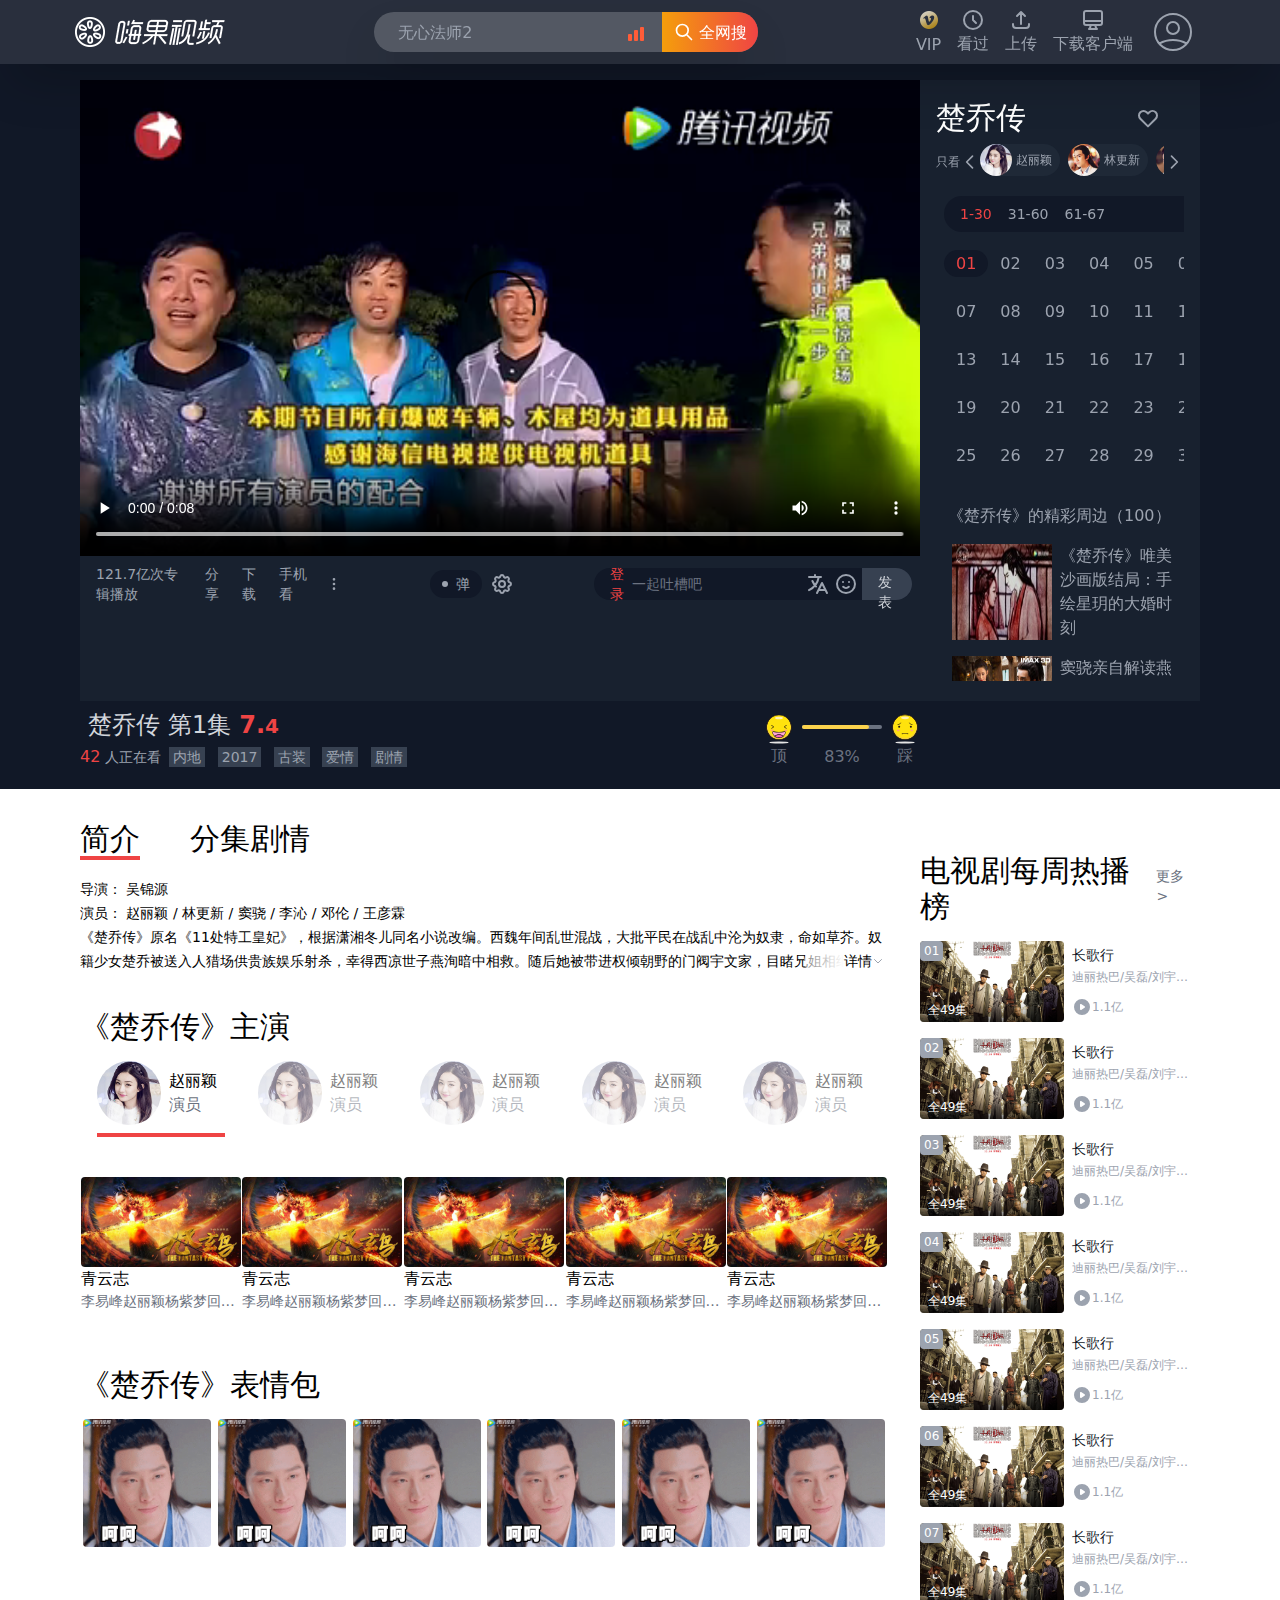
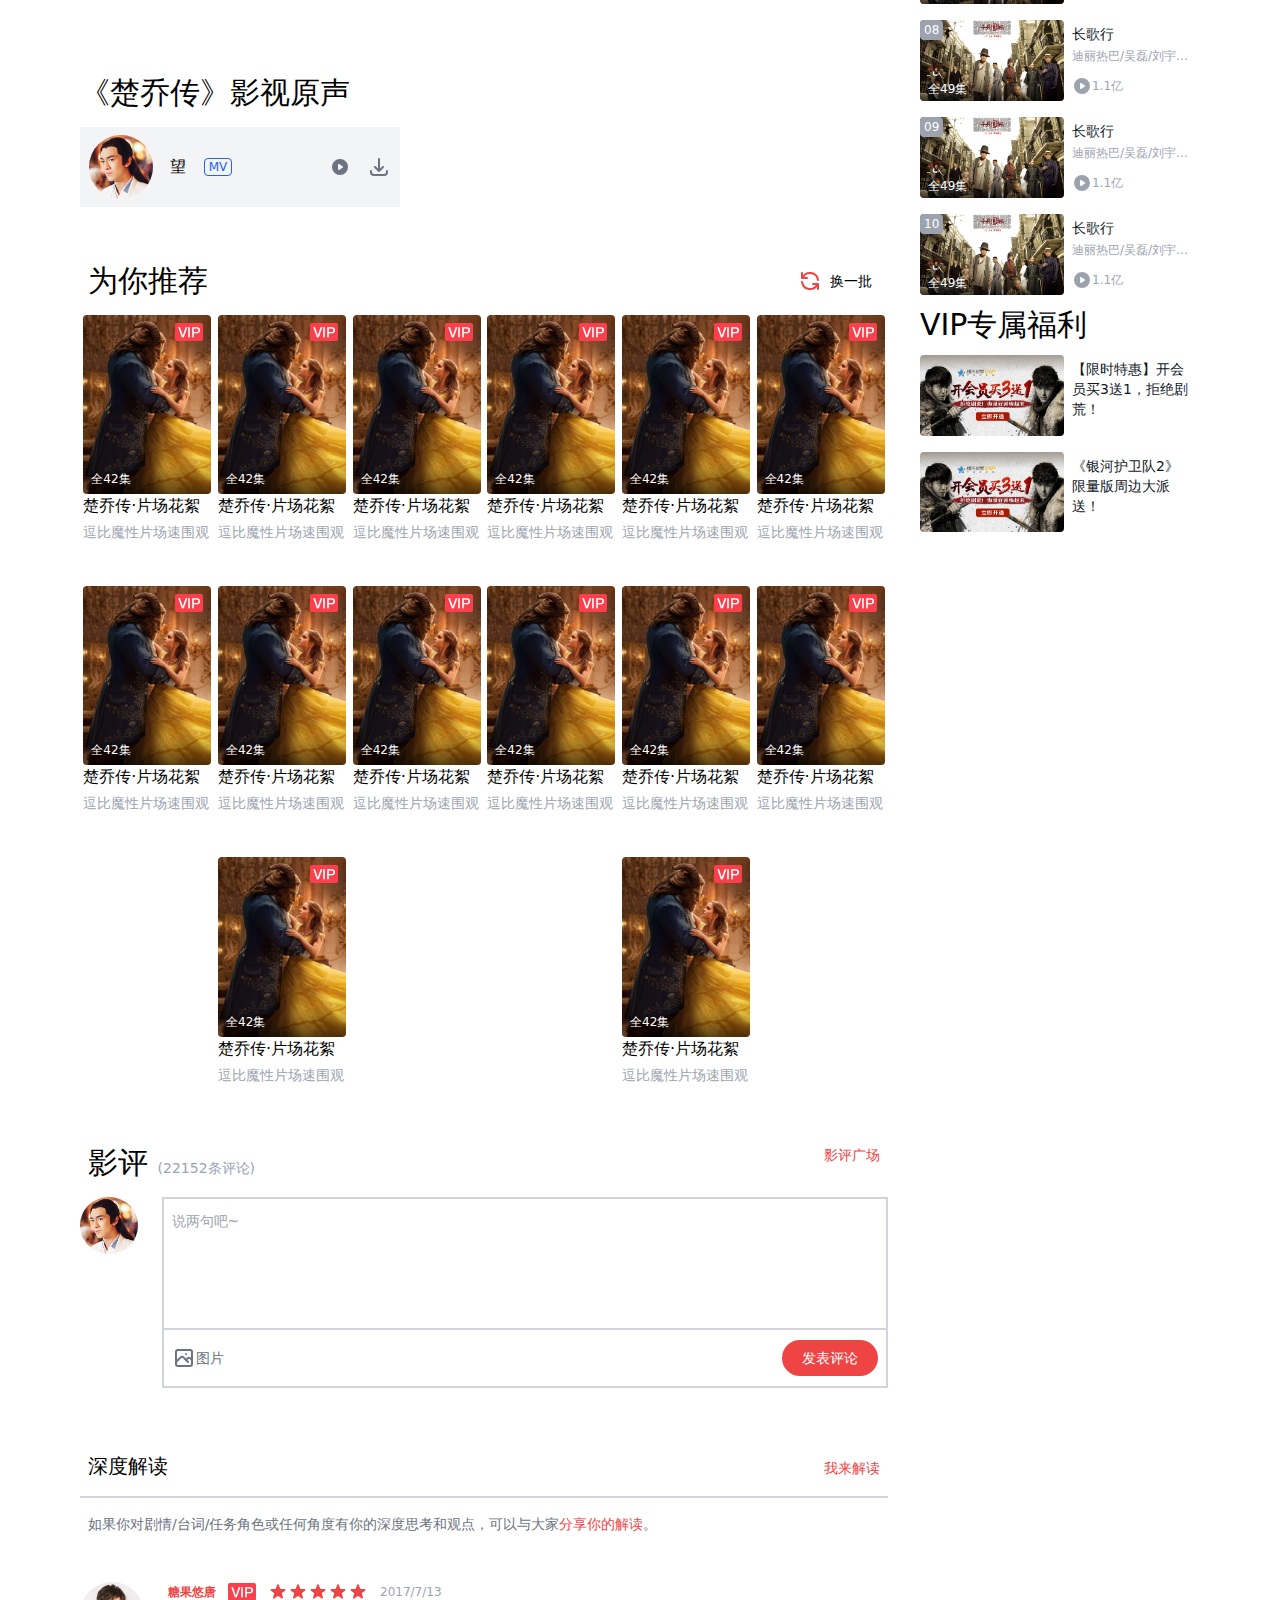
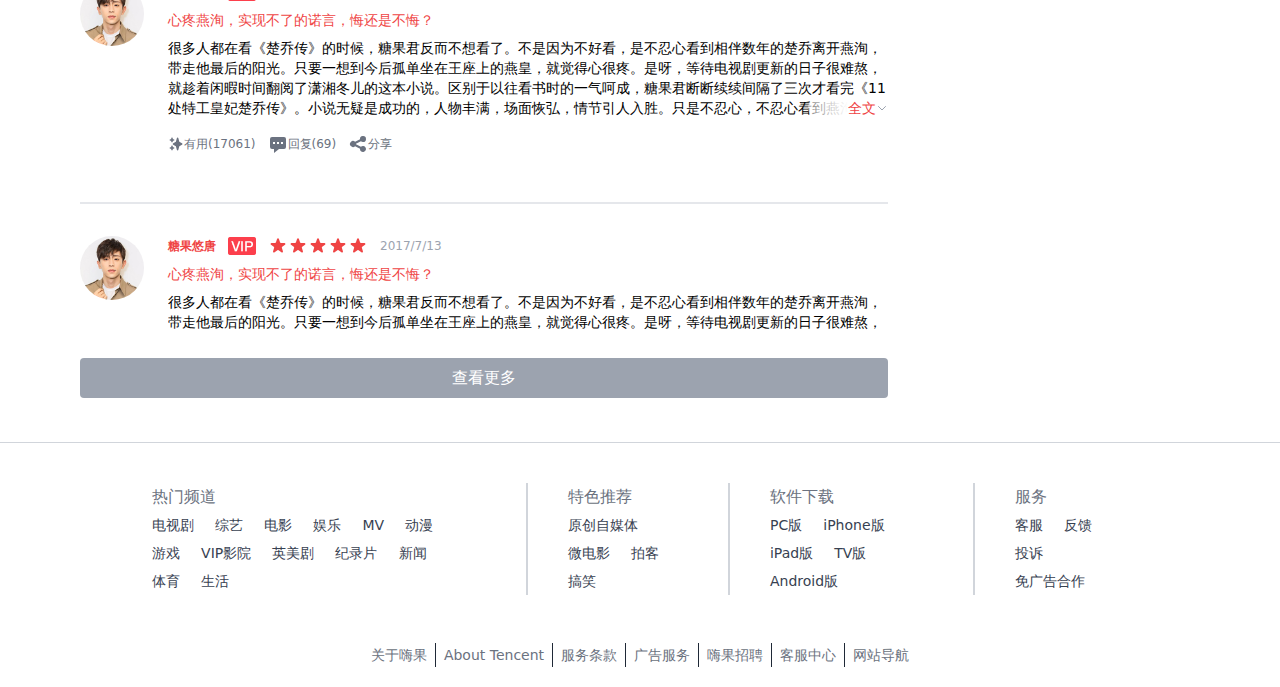
<file: playDetails.html>
<!DOCTYPE html>
<html lang="en">
  <head>
    <meta charset="UTF-8" />
    <meta http-equiv="X-UA-Compatible" content="IE=edge" />
    <meta name="viewport" content="width=device-width, initial-scale=1.0" />
    <link rel="stylesheet" href="./tailwind.css" />
    <link rel="stylesheet" href="./header.css" />
    <link rel="stylesheet" href="./footer.css" />
    <title>播放</title>
  </head>
  <body>
    <header class="absolute top-0 z-50 flex items-center justify-around w-full h-16 bg-white shadow-2xl bg-opacity-10">
    <!-- logo -->
    <div class="flex-shrink-0">
      <a href=""><img src="logo-白.png" alt="" /></a>
    </div>
    <!-- 搜索 -->
    <div
      class="flex-shrink-0 h-10 text-white bg-white rounded-full shadow-2xl w-96 bg-opacity-20"
    >
      <form class="relative h-full ml-6" action="">
        <input
          id="header__search"
          type="text"
          placeholder="无心法师2"
          autocomplete="off"
          class="h-full bg-transparent focus:outline-none"
        />
        <button
          class="absolute right-0 w-24 h-full rounded-r-full bg-gradient-to-r from-yellow-500 to-red-500 hover:opacity-90 focus:outline-none"
        >
          <svg
            xmlns="http://www.w3.org/2000/svg"
            class="inline w-5 h-5"
            fill="none"
            viewBox="0 0 24 24"
            stroke="currentColor"
          >
            <path
              stroke-linecap="round"
              stroke-linejoin="round"
              stroke-width="2"
              d="M21 21l-6-6m2-5a7 7 0 11-14 0 7 7 0 0114 0z"
            />
          </svg>
          <span class="align-middle">全网搜</span>
        </button>
        <a href="" class="absolute top-3 right-28 textOrange"
          ><svg
            xmlns="http://www.w3.org/2000/svg"
            class="w-5 h-5"
            viewBox="0 0 20 20"
            fill="currentColor"
          >
            <path
              d="M2 11a1 1 0 011-1h2a1 1 0 011 1v5a1 1 0 01-1 1H3a1 1 0 01-1-1v-5zM8 7a1 1 0 011-1h2a1 1 0 011 1v9a1 1 0 01-1 1H9a1 1 0 01-1-1V7zM14 4a1 1 0 011-1h2a1 1 0 011 1v12a1 1 0 01-1 1h-2a1 1 0 01-1-1V4z"
            /></svg
        ></a>
      </form>
      <!-- 热门搜索 -->
      <div class="hidden px-4 py-4 mx-4 text-gray-900 bg-white rounded shadow-2xl " id="header__searchList">
          <div class="flex justify-between">
              <span class="text-gray-500">热门搜索</span>
              <a class="text-xs text-gray-500" href="">更多热搜</a>
          </div>
          <!-- 列表 -->
          <ul>
              <li>
                  <a href="" class="flex items-center py-1 rounded hover:bg-gray-200">
                      <div class="inline-block w-6 h-6 text-xs font-bold leading-6 text-center text-white bg-red-600 rounded">
                          1
                      </div>
                      <span class="inline-block w-4/5 ml-2 truncate">双世宠妃</span>
                  </a>
              </li>
              <li>
                  <a href="" class="flex items-center py-1 rounded hover:bg-gray-200">
                      <div class="inline-block w-6 h-6 text-xs font-bold leading-6 text-center text-white rounded bgOrange">
                          2
                      </div>
                      <span class="inline-block w-4/5 ml-2 truncate">战狼2</span>
                  </a>
              </li>
              <li>
                  <a href="" class="flex items-center py-1 rounded hover:bg-gray-200">
                      <div class="inline-block w-6 h-6 text-xs font-bold leading-6 text-center text-white bg-yellow-400 rounded">
                          3
                      </div>
                      <span class="inline-block w-4/5 ml-2 truncate">无心法师2</span>
                  </a>
              </li>
              <li>
                  <a href="" class="flex items-center py-1 rounded hover:bg-gray-200">
                      <div class="inline-block w-6 h-6 text-xs font-bold leading-6 text-center text-white bg-gray-500 rounded">
                          4
                      </div>
                      <span class="inline-block w-4/5 ml-2 truncate">浪花一朵朵</span>
                  </a>
              </li>
              <li>
                  <a href="" class="flex items-center py-1 rounded hover:bg-gray-200">
                      <div class="inline-block w-6 h-6 text-xs font-bold leading-6 text-center text-white bg-gray-500 rounded">
                          5
                      </div>
                      <span class="inline-block w-4/5 ml-2 truncate">我们相爱吧之爱有天意</span>
                  </a>
              </li>
              <li>
                  <a href="" class="flex items-center py-1 rounded hover:bg-gray-200">
                      <div class="inline-block w-6 h-6 text-xs font-bold leading-6 text-center text-white bg-gray-500 rounded">
                          6
                      </div>
                      <span class="inline-block w-4/5 ml-2 truncate">鬼吹灯之黄皮子坟</span>
                  </a>
              </li>
              <li>
                  <a href="" class="flex items-center py-1 rounded hover:bg-gray-200">
                      <div class="inline-block w-6 h-6 text-xs font-bold leading-6 text-center text-white bg-gray-500 rounded">
                          7
                      </div>
                      <span class="inline-block w-4/5 ml-2 truncate">《无心法师》第一季饭制花絮时代asdsadasd</span>
                  </a>
              </li>
              <li>
                  <a href="" class="flex items-center py-1 rounded hover:bg-gray-200">
                      <div class="inline-block w-6 h-6 text-xs font-bold leading-6 text-center text-white bg-gray-500 rounded">
                          8
                      </div>
                      <span class="inline-block w-4/5 ml-2 truncate">我的前半生</span>
                  </a>
              </li>
              <li>
                  <a3 href="" class="flex items-center py-1 rounded hover:bg-gray-200">
                      <div class="inline-block w-6 h-6 text-xs font-bold leading-6 text-center text-white bg-gray-500 rounded">
                          9
                      </div>
                      <span class="inline-block w-4/5 ml-2 truncate">极限挑战 第三季</span>
                  </a3 </li>
              <li>
                  <a href="" class="flex items-center py-1 rounded hover:bg-gray-200">
                      <div class="inline-block w-6 h-6 text-xs font-bold leading-6 text-center text-white bg-gray-500 rounded">
                          10
                      </div>
                      <span class="inline-block w-4/5 ml-2 truncate">王者荣耀百里守约</span>
                  </a>
              </li>
          </ul>
      </div>
      <!-- 详细搜索 -->
      <div
        class="hidden px-2 py-4 mx-4 text-gray-900 bg-white rounded shadow-2xl"
        id="header__detailList"
      >
        <ul class="text-sm">
          <li
            class="flex flex-col px-2 py-3 rounded hover:bg-gray-200 header__search__li"
          >
            <a href="">
              <p>我的前半生<span class="ml-2 text-gray-400">电视剧</span></p>
            </a>
            <div class="hidden">
              <a class="w-1/2" href=""
                ><img class="rounded" src="guludao.jpg" alt=""
              /></a>
              <div class="ml-2 text-gray-400">
                <p>全42集</p>
                <span class="inline-block w-40 truncate"
                  >主演：靳东 马伊琍 袁泉asdasdasdasd</span
                >
                <button
                  class="px-3 py-1 text-white rounded bgOrange hover:bg-red-500"
                >
                  立即播放
                </button>
              </div>
            </div>
          </li>
          <li
            class="flex flex-col px-2 py-3 rounded hover:bg-gray-200 header__search__li"
          >
            <a href="">
              <p>
                我的前半生花絮<span class="ml-2 text-gray-400">电视剧</span>
              </p>
            </a>
            <div class="hidden">
              <a class="w-1/2" href=""
                ><img class="rounded" src="cehua4.jpg" alt=""
              /></a>
              <div class="ml-2 text-gray-400">
                <p>全42集</p>
                <span class="inline-block w-40 truncate"
                  >主演：靳东 马伊琍 袁泉asdasdasdasd</span
                >
                <button
                  class="px-3 py-1 text-white rounded bgOrange hover:bg-red-500"
                >
                  立即播放
                </button>
              </div>
            </div>
          </li>
          <li
            class="flex flex-col px-2 py-3 rounded hover:bg-gray-200 header__search__li"
          >
            <a href="">
              <p>
                我的前半生金句集锦<span class="ml-2 text-gray-400"
                  >电视剧</span
                >
              </p>
            </a>
            <div class="hidden">
              <a class="w-1/2" href=""
                ><img class="rounded" src="history1.jpg" alt=""
              /></a>
              <div class="ml-2 text-gray-400">
                <p>全42集</p>
                <span class="inline-block w-40 truncate"
                  >主演：靳东 马伊琍 袁泉asdasdasdasd</span
                >
                <button
                  class="px-3 py-1 text-white rounded bgOrange hover:bg-red-500"
                >
                  立即播放
                </button>
              </div>
            </div>
          </li>
          <li
            class="flex flex-col px-2 py-3 rounded hover:bg-gray-200 header__search__li"
          >
            <a href="">
              <p>
                我的前半生靳东cut<span class="ml-2 text-gray-400"
                  >电视剧</span
                >
              </p>
            </a>
            <div class="hidden">
              <a class="w-1/2" href=""
                ><img class="rounded" src="hot_bo.jpg" alt=""
              /></a>
              <div class="ml-2 text-gray-400">
                <p>全42集</p>
                <span class="inline-block w-40 truncate"
                  >主演：靳东 马伊琍 袁泉asdasdasdasd</span
                >
                <button
                  class="px-3 py-1 text-white rounded bgOrange hover:bg-red-500"
                >
                  立即播放
                </button>
              </div>
            </div>
          </li>
          <li class="flex flex-col px-2 py-3 rounded hover:bg-gray-200">
            <a href="">
              <p>我的前半生（2）<span class="ml-2 text-gray-400"></span></p>
            </a>
          </li>
          <li class="flex flex-col px-2 py-3 rounded hover:bg-gray-200">
            <a href="">
              <p>
                我的前半生资讯合辑<span class="ml-2 text-gray-400"></span>
              </p>
            </a>
          </li>
          <li class="flex flex-col px-2 py-3 rounded hover:bg-gray-200">
            <a href="">
              <p>我的前半生（1）<span class="ml-2 text-gray-400"></span></p>
            </a>
          </li>
          <li class="flex flex-col px-2 py-3 rounded hover:bg-gray-200">
            <a href="">
              <p>我的前半生后半生<span class="ml-2 text-gray-400"></span></p>
            </a>
          </li>
          <li class="flex flex-col px-2 py-3 rounded hover:bg-gray-200">
            <a href="">
              <p>
                《我的前半生》凌玲面对金星<span
                  class="ml-2 text-gray-400"
                ></span>
              </p>
            </a>
          </li>
          <li class="flex flex-col px-2 py-3 rounded hover:bg-gray-200">
            <a href="">
              <p>我的前半生发布会<span class="ml-2 text-gray-400"></span></p>
            </a>
          </li>
        </ul>
      </div>
    </div>
    <!-- 快捷入口 -->
    <div class="flex items-center flex-shrink-0 text-gray-400">
      <!-- VIP -->
      <div class="px-2">
        <a class="flex flex-col items-center group" href=""
          ><img
            class="my-1 opacity-80 group-hover:opacity-100"
            src="vip_head.png"
            alt=""
          />
          <span class="group-hover:text-white">VIP</span></a
        >
      </div>
      <!-- 看过 -->
      <div class="relative px-2">
        <a
          href=""
          class="flex flex-col items-center hover:text-white header__menu"
          ><svg
            xmlns="http://www.w3.org/2000/svg"
            class="w-6 h-6"
            fill="none"
            viewBox="0 0 24 24"
            stroke="currentColor"
          >
            <path
              stroke-linecap="round"
              stroke-linejoin="round"
              stroke-width="2"
              d="M12 8v4l3 3m6-3a9 9 0 11-18 0 9 9 0 0118 0z"
            /></svg
          ><span>看过</span></a
        >
        <!-- 隐藏菜单 -->
        <div
          class="absolute hidden px-2 py-4 text-sm bg-white border-t-4 border-yellow-500 rounded shadow header__menu__hovered w-96 top-14 -left-32"
        >
          <svg
            xmlns="http://www.w3.org/2000/svg"
            class="absolute w-6 h-6 text-yellow-500 header__arrow left-36"
            fill="white"
            viewBox="0 0 24 24"
            stroke="currentColor"
          >
            <path
              stroke-linecap="round"
              stroke-linejoin="round"
              stroke-width="2"
              d="M5 15l7-7 7 7"
            />
          </svg>

          <svg
            xmlns="http://www.w3.org/2000/svg"
            class="w-32 h-32 mx-auto"
            fill="none"
            viewBox="0 0 24 24"
            stroke="currentColor"
          >
            <path
              stroke-linecap="round"
              stroke-linejoin="round"
              stroke-width="1"
              d="M12 8v4l3 3m6-3a9 9 0 11-18 0 9 9 0 0118 0z"
            />
          </svg>
          <p class="ml-24">你暂时还没有观看记录呦~</p>
          <button
            class="block w-32 px-2 py-2 mx-auto mt-5 text-white rounded-full bg-gradient-to-r from-yellow-500 to-red-500 hover:opacity-90"
          >
            <span>开始追个剧吧</span>
          </button>
        </div>
      </div>
      <!-- 上传 -->
      <div class="px-2">
        <a href="" class="flex flex-col items-center hover:text-white"
          ><svg
            xmlns="http://www.w3.org/2000/svg"
            class="w-6 h-6"
            fill="none"
            viewBox="0 0 24 24"
            stroke="currentColor"
          >
            <path
              stroke-linecap="round"
              stroke-linejoin="round"
              stroke-width="2"
              d="M4 16v1a3 3 0 003 3h10a3 3 0 003-3v-1m-4-8l-4-4m0 0L8 8m4-4v12"
            /></svg
          ><span>上传</span></a
        >
      </div>
      <!-- 下载客户端 -->
      <div class="relative px-2">
        <a
          href=""
          class="flex flex-col items-center hover:text-white header__menu"
          ><svg
            xmlns="http://www.w3.org/2000/svg"
            class="w-6 h-6"
            fill="none"
            viewBox="0 0 24 24"
            stroke="currentColor"
          >
            <path
              stroke-linecap="round"
              stroke-linejoin="round"
              stroke-width="2"
              d="M9.75 17L9 20l-1 1h8l-1-1-.75-3M3 13h18M5 17h14a2 2 0 002-2V5a2 2 0 00-2-2H5a2 2 0 00-2 2v10a2 2 0 002 2z"
            /></svg
          ><span>下载客户端</span></a
        >
        <!-- 隐藏菜单 -->
        <div
          class="absolute hidden px-6 py-4 text-sm bg-white border-t-4 border-yellow-500 rounded shadow header__menu__hovered top-14 -left-24"
        >
          <svg
            xmlns="http://www.w3.org/2000/svg"
            class="absolute w-6 h-6 text-yellow-500 header__arrow left-32"
            fill="white"
            viewBox="0 0 24 24"
            stroke="currentColor"
          >
            <path
              stroke-linecap="round"
              stroke-linejoin="round"
              stroke-width="2"
              d="M5 15l7-7 7 7"
            />
          </svg>
          <div class="flex flex-col items-center">
            <ul class="text-gray-700">
              <li class="py-2">
                <img
                  src="VIP.png"
                  class="inline-block"
                  alt=""
                />
                <a class="hover:text-red-400" href="">连续签到5天送VIP</a>
              </li>
              <li class="py-2">
                <img
                  src="icon-闪电.png"
                  class="inline-block"
                  alt=""
                />
                <a class="hover:text-red-400" href="">三倍流畅播放</a>
              </li>
              <li class="py-2">
                <img
                  src="icon-弹出.png"
                  class="inline-block"
                  alt=""
                />
                <a class="hover:text-red-400" href="">1080P蓝光画质</a>
              </li>
              <li class="py-2">
                <img
                  src="新剧.png"
                  class="inline-block"
                  alt=""
                />
                <a class="hover:text-red-400" href="">新剧提前看</a>
              </li>
            </ul>
            <button
              class="block px-8 py-2 text-white rounded-full bg-gradient-to-r from-yellow-500 to-red-500 hover:opacity-90"
            >
              <span>立即体验</span>
            </button>
          </div>
        </div>
      </div>
      <!-- 用户 -->
      <div class="relative px-2">
        <a
          href=""
          class="flex flex-col items-center hover:text-white header__menu"
          ><svg
            xmlns="http://www.w3.org/2000/svg"
            class="w-12 h-12"
            fill="none"
            viewBox="0 0 24 24"
            stroke="currentColor"
          >
            <path
              stroke-linecap="round"
              stroke-linejoin="round"
              stroke-width="1"
              d="M5.121 17.804A13.937 13.937 0 0112 16c2.5 0 4.847.655 6.879 1.804M15 10a3 3 0 11-6 0 3 3 0 016 0zm6 2a9 9 0 11-18 0 9 9 0 0118 0z"
            /></svg
        ></a>
        <!-- 隐藏菜单 -->
        <div
          class="absolute hidden text-sm text-gray-700 bg-white border-t-4 border-yellow-500 rounded shadow header__menu__hovered w-96 top-14 -left-80"
        >
          <svg
            xmlns="http://www.w3.org/2000/svg"
            class="absolute w-6 h-6 text-yellow-500 header__arrow right-5"
            fill="white"
            viewBox="0 0 24 24"
            stroke="currentColor"
          >
            <path
              stroke-linecap="round"
              stroke-linejoin="round"
              stroke-width="2"
              d="M5 15l7-7 7 7"
            />
          </svg>
          <div class="px-2 py-2 header__menu__user__bg">
            <p>登陆之后可以</p>
            <div class="flex justify-between mt-8">
              <span>开通VIP/超级影视VIP看大片</span>
              <button
                class="py-1 text-white bg-yellow-600 rounded-full hover:bg-yellow-500 px-7"
              >
                <span>开通</span>
              </button>
            </div>
          </div>
          <div class="flex justify-around py-4">
            <a href="" class="flex flex-col items-center group">
              <img src="币.png" alt="" />
              <span class="group-hover:text-red-400">V币好礼</span>
            </a>
            <a href="" class="flex flex-col items-center group">
              <img src="观看记录.png" alt="" />
              <span class="group-hover:text-red-400">云同步观看记录</span>
            </a>
            <a href="" class="flex flex-col items-center group">
              <img src="抽奖.png" alt="" />
              <span class="group-hover:text-red-400">免费抽奖</span>
            </a>
            <a href="" class="flex flex-col items-center group">
              <img src="客户端.png" alt="" />
              <span class="group-hover:text-red-400">用客户端看送VIP</span>
            </a>
          </div>
          <div class="flex justify-center pb-10">
            <button
              class="px-12 py-2 mt-5 text-white rounded-full bg-gradient-to-r from-yellow-500 to-red-500 hover:opacity-90"
            >
              <span>立即登录</span>
            </button>
          </div>
        </div>
      </div>
    </div>
    </header>
    <!-- 深色背景 -->
    <div class="bg-gray-900">
      <!-- 容器 -->
      <div class="container px-20 pt-20 pb-2 mx-auto">
        <!-- 浅色背景 -->
        <div class="flex justify-between bg-gray-800 bg-opacity-50">
          <!-- 浅色背景左部分 -->
          <div class="w-9/12">
            <video class="w-full" controls>
              <source src="video_1.mp4" type="video/mp4" />
            </video>
            <!-- 视频下方弹幕部分 -->
            <div
              class="flex items-center w-full px-2 py-2 text-sm text-gray-400"
            >
              <span class="px-2">121.7亿次专辑播放</span>
              <div class="px-2 cursor-pointer hover:text-red-500">分享</div>
              <div class="px-2 cursor-pointer hover:text-red-500">下载</div>
              <div class="px-2 cursor-pointer hover:text-red-500">手机看</div>
              <div class="px-2 cursor-pointer hover:text-red-500">
                <svg
                  xmlns="http://www.w3.org/2000/svg"
                  class="w-4 h-4"
                  fill="none"
                  viewBox="0 0 24 24"
                  stroke="currentColor"
                >
                  <path
                    stroke-linecap="round"
                    stroke-linejoin="round"
                    stroke-width="2"
                    d="M12 5v.01M12 12v.01M12 19v.01M12 6a1 1 0 110-2 1 1 0 010 2zm0 7a1 1 0 110-2 1 1 0 010 2zm0 7a1 1 0 110-2 1 1 0 010 2z"
                  />
                </svg>
              </div>

              <!-- 弹幕按钮 -->
              <button
                class="flex items-center justify-center px-3 py-1 ml-20 bg-gray-900 rounded-full focus:outline-none"
                id="danmu__btn"
              >
                <div class="h-1.5 w-1.5 rounded-full bg-gray-400"></div>
                <span class="pl-2">弹</span>
              </button>
              <!-- 弹幕设置 -->
              <button
                class="ml-2 cursor-pointer hover:text-red-500 focus:outline-none"
              >
                <svg
                  xmlns="http://www.w3.org/2000/svg"
                  class="w-6 h-6"
                  fill="none"
                  viewBox="0 0 24 24"
                  stroke="currentColor"
                >
                  <path
                    stroke-linecap="round"
                    stroke-linejoin="round"
                    stroke-width="2"
                    d="M10.325 4.317c.426-1.756 2.924-1.756 3.35 0a1.724 1.724 0 002.573 1.066c1.543-.94 3.31.826 2.37 2.37a1.724 1.724 0 001.065 2.572c1.756.426 1.756 2.924 0 3.35a1.724 1.724 0 00-1.066 2.573c.94 1.543-.826 3.31-2.37 2.37a1.724 1.724 0 00-2.572 1.065c-.426 1.756-2.924 1.756-3.35 0a1.724 1.724 0 00-2.573-1.066c-1.543.94-3.31-.826-2.37-2.37a1.724 1.724 0 00-1.065-2.572c-1.756-.426-1.756-2.924 0-3.35a1.724 1.724 0 001.066-2.573c-.94-1.543.826-3.31 2.37-2.37.996.608 2.296.07 2.572-1.065z"
                  />
                  <path
                    stroke-linecap="round"
                    stroke-linejoin="round"
                    stroke-width="2"
                    d="M15 12a3 3 0 11-6 0 3 3 0 016 0z"
                  />
                </svg>
              </button>
              <!-- 发送弹幕 -->
              <form
                action=""
                class="flex items-center justify-between flex-grow h-8 pl-2 ml-20 bg-gray-900 rounded-full"
              >
                <!-- 登录 -->
                <a href="" class="px-2 text-red-500">登录</a>
                <!-- 输入弹幕 -->
                <input
                  class="flex-grow placeholder-gray-500 bg-transparent focus:outline-none"
                  type="text"
                  placeholder="一起吐槽吧"
                />
                <!-- 文字设置 -->
                <a href="" class="hover:text-red-500"
                  ><svg
                    xmlns="http://www.w3.org/2000/svg"
                    class="w-6 h-6"
                    fill="none"
                    viewBox="0 0 24 24"
                    stroke="currentColor"
                  >
                    <path
                      stroke-linecap="round"
                      stroke-linejoin="round"
                      stroke-width="2"
                      d="M3 5h12M9 3v2m1.048 9.5A18.022 18.022 0 016.412 9m6.088 9h7M11 21l5-10 5 10M12.751 5C11.783 10.77 8.07 15.61 3 18.129"
                    /></svg
                ></a>
                <!-- 表情 -->
                <a href="" class="px-1 hover:text-red-500"
                  ><svg
                    xmlns="http://www.w3.org/2000/svg"
                    class="w-6 h-6"
                    fill="none"
                    viewBox="0 0 24 24"
                    stroke="currentColor"
                  >
                    <path
                      stroke-linecap="round"
                      stroke-linejoin="round"
                      stroke-width="2"
                      d="M14.828 14.828a4 4 0 01-5.656 0M9 10h.01M15 10h.01M21 12a9 9 0 11-18 0 9 9 0 0118 0z"
                    /></svg
                ></a>
                <button
                  class="h-full py-1 pl-4 pr-5 text-gray-300 bg-gray-700 rounded-r-full hover:bg-red-500"
                >
                  <span>发表</span>
                </button>
              </form>
            </div>
          </div>
          <!-- 浅色背景右部分 -->
          <div class="w-3/12 px-4 py-5 text-gray-400">
            <!-- 标题 -->
            <div class="flex items-center justify-between">
              <a href="" class="text-3xl text-white hover:text-red-500"
                >楚乔传</a
              >
              <div class="pr-6 cursor-pointer hover:text-red-500">
                <svg
                  xmlns="http://www.w3.org/2000/svg"
                  class="w-6 h-6"
                  fill="none"
                  viewBox="0 0 24 24"
                  stroke="currentColor"
                >
                  <path
                    stroke-linecap="round"
                    stroke-linejoin="round"
                    stroke-width="2"
                    d="M4.318 6.318a4.5 4.5 0 000 6.364L12 20.364l7.682-7.682a4.5 4.5 0 00-6.364-6.364L12 7.636l-1.318-1.318a4.5 4.5 0 00-6.364 0z"
                  />
                </svg>
              </div>
            </div>
            <!-- 滚轮部分 -->
            <div id="scrollbar">
              <!-- 明星头像 -->
              <div class="flex items-center justify-between py-2">
                <span class="flex-shrink-0 text-xs">只看</span>
                <!-- 左箭头 -->
                <button
                  id="head__left"
                  class="hover:text-red-500 focus:outline-none"
                >
                  <svg
                    xmlns="http://www.w3.org/2000/svg"
                    class="w-5 h-5"
                    fill="none"
                    viewBox="0 0 24 24"
                    stroke="currentColor"
                  >
                    <path
                      stroke-linecap="round"
                      stroke-linejoin="round"
                      stroke-width="2"
                      d="M15 19l-7-7 7-7"
                    />
                  </svg>
                </button>
                <!-- 头像列表 -->
                <div class="flex items-center overflow-hidden">
                  <ul class="flex-shrink-0 text-xs" id="headList">
                    <li
                      class="inline-flex items-center mx-1 bg-gray-800 rounded-full cursor-pointer hover:text-white"
                    >
                      <img
                        src="person_01.jpg"
                        class="h-8 -ml-1 rounded-full"
                        alt=""
                      />
                      <span class="my-1 ml-1 mr-2">赵丽颖</span>
                    </li>
                    <li
                      class="inline-flex items-center mx-1 bg-gray-800 rounded-full cursor-pointer hover:text-white"
                    >
                      <img
                        src="person_02.jpg"
                        class="h-8 -ml-1 rounded-full"
                        alt=""
                      />
                      <span class="my-1 ml-1 mr-2">林更新</span>
                    </li>
                    <li
                      class="inline-flex items-center mx-1 bg-gray-800 rounded-full cursor-pointer hover:text-white"
                    >
                      <img
                        src="person_03.jpg"
                        class="h-8 -ml-1 rounded-full"
                        alt=""
                      />
                      <span class="my-1 ml-1 mr-2">窦骁</span>
                    </li>
                    <li
                      class="inline-flex items-center mx-1 bg-gray-800 rounded-full cursor-pointer hover:text-white"
                    >
                      <img
                        src="person_04.jpg"
                        class="h-8 -ml-1 rounded-full"
                        alt=""
                      />
                      <span class="my-1 ml-1 mr-2">赵丽颖</span>
                    </li>
                    <li
                      class="inline-flex items-center mx-1 bg-gray-800 rounded-full cursor-pointer hover:text-white"
                    >
                      <img
                        src="person_05.jpg"
                        class="h-8 -ml-1 rounded-full"
                        alt=""
                      />
                      <span class="my-1 ml-1 mr-2">赵丽颖</span>
                    </li>
                    <li
                      class="inline-flex items-center mx-1 bg-gray-800 rounded-full cursor-pointer hover:text-white"
                    >
                      <img
                        src="person_06.jpg"
                        class="h-8 -ml-1 rounded-full"
                        alt=""
                      />
                      <span class="my-1 ml-1 mr-2">赵丽颖</span>
                    </li>
                  </ul>
                </div>
                <!-- 右箭头 -->
                <button
                  id="head__right"
                  class="hover:text-red-500 focus:outline-none"
                >
                  <svg
                    xmlns="http://www.w3.org/2000/svg"
                    class="w-5 h-5"
                    fill="none"
                    viewBox="0 0 24 24"
                    stroke="currentColor"
                  >
                    <path
                      stroke-linecap="round"
                      stroke-linejoin="round"
                      stroke-width="2"
                      d="M9 5l7 7-7 7"
                    />
                  </svg>
                </button>
              </div>
              <!-- 页码 -->
              <div class="px-2 py-2 w-72">
                <input
                  type="radio"
                  name="page__tab"
                  id="page1-30"
                  class="hidden"
                  checked
                />
                <input
                  type="radio"
                  name="page__tab"
                  id="page31-60"
                  class="hidden"
                />
                <input
                  type="radio"
                  name="page__tab"
                  id="page61-67"
                  class="hidden"
                />
                <div
                  class="flex px-2 py-2 text-sm bg-gray-900 rounded-full page__nav"
                >
                  <label for="page1-30">
                    <span class="px-2 cursor-pointer hover:text-red-500"
                      >1-30</span
                    >
                  </label>
                  <label for="page31-60">
                    <span class="px-2 cursor-pointer hover:text-red-500"
                      >31-60</span
                    >
                  </label>
                  <label for="page61-67">
                    <span class="px-2 cursor-pointer hover:text-red-500"
                      >61-67</span
                    >
                  </label>
                </div>
                <ul class="flex-wrap hidden py-2 pageTab__1-30">
                  <li class="py-3">
                    <a
                      href=""
                      class="px-3 py-1 text-red-500 bg-gray-900 rounded-full"
                      >01</a
                    >
                  </li>
                </ul>
                <ul class="flex-wrap hidden py-2 pageTab__31-60"></ul>
                <ul class="flex-wrap hidden py-2 pageTab__61-67"></ul>
              </div>
              <h3 class="px-3 py-2">《楚乔传》的精彩周边（100）</h3>
              <!-- 精彩周边 -->
              <div id="perfectPer" class="pl-2">
                <a href="" class="flex justify-between py-2 hover:text-red-500">
                  <img class="w-5/12 mx-2" src="jczb.jpg" alt="" />
                  <p>《楚乔传》唯美沙画版结局：手绘星玥的大婚时刻</p>
                </a>
              </div>
            </div>
          </div>
        </div>
        <!-- 剧集标签 -->
        <div class="flex justify-between w-9/12 py-2 text-gray-300">
          <!-- 标题+标签 -->
          <div>
            <!-- 标题 -->
            <h3 class="text-2xl align-bottom">
              <a href="" class="px-2 hover:text-red-500">楚乔传</a>第1集<span
                class="pl-2 font-bold text-red-500"
                >7.</span
              ><span class="text-xl font-bold text-red-500">4</span>
            </h3>
            <!-- 标签 -->
            <div class="py-1 text-sm text-gray-400">
              <span class="text-base text-red-500">42</span>
              <span>人正在看</span>
              <a
                href=""
                class="inline-block px-1 mx-1 bg-gray-700 hover:text-red-500"
                >内地</a
              >
              <a
                href=""
                class="inline-block px-1 mx-1 bg-gray-700 hover:text-red-500"
                >2017</a
              >
              <a
                href=""
                class="inline-block px-1 mx-1 bg-gray-700 hover:text-red-500"
                >古装</a
              >
              <a
                href=""
                class="inline-block px-1 mx-1 bg-gray-700 hover:text-red-500"
                >爱情</a
              >
              <a
                href=""
                class="inline-block px-1 mx-1 bg-gray-700 hover:text-red-500"
                >剧情</a
              >
            </div>
          </div>
          <!-- 评分 -->
          <div class="flex justify-center text-gray-500">
            <div
              class="inline-flex flex-col items-center justify-center cursor-pointer"
            >
              <svg
                t="1619338392410"
                class="icon"
                viewBox="0 0 1024 1024"
                version="1.1"
                xmlns="http://www.w3.org/2000/svg"
                p-id="3729"
                id="mx_n_1619338392411"
                width="30"
                height="30"
              >
                <path
                  d="M511.3 455.4m-423.6 0a423.6 423.6 0 1 0 847.2 0 423.6 423.6 0 1 0-847.2 0Z"
                  fill="#F2CF3D"
                  p-id="3730"
                ></path>
                <path
                  d="M511.3 889.1c-58.5 0-115.3-11.5-168.8-34.1-51.6-21.8-98-53.1-137.8-92.9-39.8-39.8-71.1-86.2-92.9-137.8C89.2 570.7 77.7 514 77.7 455.4c0-58.5 11.5-115.3 34.1-168.8 21.8-51.6 53.1-98 92.9-137.8s86.2-71.1 137.8-92.9C396 33.2 452.8 21.8 511.3 21.8s115.3 11.5 168.8 34.1c51.6 21.8 98 53.1 137.8 92.9 39.8 39.8 71.1 86.2 92.9 137.8 22.6 53.5 34.1 110.3 34.1 168.8 0 58.5-11.5 115.3-34.1 168.8-21.8 51.6-53.1 98-92.9 137.8-39.8 39.8-86.2 71.1-137.8 92.9-53.4 22.7-110.2 34.2-168.8 34.2z m0-847.3c-55.8 0-110 10.9-161 32.5C301 95.1 256.8 125 218.8 163s-67.8 82.2-88.7 131.5c-21.6 51-32.5 105.2-32.5 161s10.9 110 32.5 161c20.8 49.3 50.7 93.5 88.7 131.5s82.2 67.8 131.5 88.7c51 21.6 105.2 32.5 161 32.5s110-10.9 161-32.5c49.3-20.8 93.5-50.7 131.5-88.7s67.8-82.2 88.7-131.5c21.6-51 32.5-105.2 32.5-161s-10.9-110-32.5-161c-20.8-49.3-50.7-93.5-88.7-131.5s-82.2-67.8-131.5-88.7c-50.9-21.6-105.1-32.5-161-32.5z"
                  fill="#231815"
                  p-id="3731"
                ></path>
                <path
                  d="M511.3 421.4m-389.7 0a389.7 389.7 0 1 0 779.4 0 389.7 389.7 0 1 0-779.4 0Z"
                  fill="#FFE20D"
                  p-id="3732"
                  data-spm-anchor-id="a313x.7781069.0.i11"
                  class=""
                ></path>
                <path
                  d="M511.3 889.1c-58.5 0-115.3-11.5-168.8-34.1-51.6-21.8-98-53.1-137.8-92.9-39.8-39.8-71.1-86.2-92.9-137.8C89.2 570.7 77.7 514 77.7 455.4c0-58.5 11.5-115.3 34.1-168.8 21.8-51.6 53.1-98 92.9-137.8s86.2-71.1 137.8-92.9C396 33.2 452.8 21.8 511.3 21.8s115.3 11.5 168.8 34.1c51.6 21.8 98 53.1 137.8 92.9 39.8 39.8 71.1 86.2 92.9 137.8 22.6 53.5 34.1 110.3 34.1 168.8 0 58.5-11.5 115.3-34.1 168.8-21.8 51.6-53.1 98-92.9 137.8-39.8 39.8-86.2 71.1-137.8 92.9-53.4 22.7-110.2 34.2-168.8 34.2z m0-847.3c-55.8 0-110 10.9-161 32.5C301 95.1 256.8 125 218.8 163s-67.8 82.2-88.7 131.5c-21.6 51-32.5 105.2-32.5 161s10.9 110 32.5 161c20.8 49.3 50.7 93.5 88.7 131.5s82.2 67.8 131.5 88.7c51 21.6 105.2 32.5 161 32.5s110-10.9 161-32.5c49.3-20.8 93.5-50.7 131.5-88.7s67.8-82.2 88.7-131.5c21.6-51 32.5-105.2 32.5-161s-10.9-110-32.5-161c-20.8-49.3-50.7-93.5-88.7-131.5s-82.2-67.8-131.5-88.7c-50.9-21.6-105.1-32.5-161-32.5z"
                  fill="#231815"
                  p-id="3733"
                ></path>
                <path
                  d="M376.7 133.7a134.6 43.5 0 1 0 269.2 0 134.6 43.5 0 1 0-269.2 0Z"
                  fill="#FFF0B3"
                  p-id="3734"
                ></path>
                <path
                  d="M511.3 624.4c-68.5 0-132.7-8.1-187.9-22.3-19.9-5.1-38.7 11.8-34.5 31.2 21.8 99 113 173.3 222.3 173.3s200.5-74.3 222.3-173.3c4.3-19.4-14.6-36.3-34.5-31.2-55 14.1-119.2 22.3-187.7 22.3z"
                  fill="#FFA6D7"
                  p-id="3735"
                ></path>
                <path
                  d="M511.3 816.6c-54.6 0-108-18.4-150.2-51.7-41.7-32.9-70.8-78.9-81.9-129.5-2.7-12.2 1.2-24.7 10.3-33.5 9.7-9.4 23.3-12.9 36.4-9.6 56 14.4 120.1 22 185.4 22 65.2 0 129.3-7.6 185.4-22 13.1-3.4 26.7 0.2 36.4 9.6 9.1 8.8 13 21.4 10.3 33.5-11.1 50.6-40.2 96.6-81.9 129.5-42.2 33.3-95.5 51.7-150.2 51.7z m-195-205.5c-4.7 0-9.3 1.8-12.8 5.2-4.2 4-5.9 9.4-4.7 14.8 10.1 46.1 36.7 88 74.8 118.1 38.7 30.5 87.6 47.4 137.8 47.4s99.1-16.8 137.8-47.4c38.1-30.1 64.6-72 74.8-118.1 1.2-5.4-0.5-10.8-4.7-14.8-4.6-4.5-11.2-6.2-17.5-4.6-57.6 14.8-123.4 22.6-190.3 22.6s-132.7-7.8-190.3-22.6c-1.8-0.4-3.4-0.6-4.9-0.6z"
                  fill="#231815"
                  p-id="3736"
                ></path>
                <path
                  d="M657.5 755.2c-39.5-32-90.5-51.4-146.2-51.4s-106.7 19.3-146.2 51.4c39.5 32 90.5 51.4 146.2 51.4s106.7-19.3 146.2-51.4z"
                  fill="#FF66C1"
                  p-id="3737"
                ></path>
                <path
                  d="M511.3 816.6c-55.7 0-109.9-19-152.5-53.6-2.3-1.9-3.7-4.8-3.7-7.8s1.4-5.9 3.7-7.8c42.6-34.6 96.8-53.6 152.5-53.6s109.9 19 152.5 53.6c2.3 1.9 3.7 4.8 3.7 7.8s-1.4 5.9-3.7 7.8c-42.6 34.6-96.8 53.6-152.5 53.6z m-129.7-61.4c37.4 26.8 82.9 41.4 129.7 41.4 46.8 0 92.4-14.6 129.7-41.4-37.3-26.8-82.9-41.4-129.7-41.4-46.8 0.1-92.3 14.7-129.7 41.4z"
                  fill="#231815"
                  p-id="3738"
                ></path>
                <path
                  d="M229 560.5a50.2 31.1 0 1 0 100.4 0 50.2 31.1 0 1 0-100.4 0Z"
                  fill="#FFA178"
                  p-id="3739"
                ></path>
                <path
                  d="M693.3 560.5a50.2 31.1 0 1 0 100.4 0 50.2 31.1 0 1 0-100.4 0Z"
                  fill="#FFA178"
                  p-id="3740"
                ></path>
                <path
                  d="M180.5 973.4a330.8 33.8 0 1 0 661.6 0 330.8 33.8 0 1 0-661.6 0Z"
                  fill="#E5E5E5"
                  p-id="3741"
                ></path>
                <path
                  d="M767.4 501.7c-1.7 0-3.5-0.5-5.1-1.4l-63.1-37.7-1.2-0.9c-7-5.7-11-14.2-11-23.2s4-17.5 11-23.2l1.2-0.9 63.1-37.6c4.7-2.8 10.9-1.3 13.7 3.5 2.8 4.7 1.3 10.9-3.5 13.7l-62.3 37.2c-2 1.9-3.2 4.6-3.2 7.4 0 2.8 1.2 5.5 3.2 7.4l62.3 37.2c4.7 2.8 6.3 9 3.5 13.7-1.8 3-5.2 4.8-8.6 4.8zM255.2 501.7c-3.4 0-6.7-1.7-8.6-4.9-2.8-4.7-1.3-10.9 3.5-13.7l62.3-37.2c2-1.9 3.2-4.6 3.2-7.4 0-2.8-1.2-5.5-3.2-7.4l-62.3-37.2c-4.7-2.8-6.3-9-3.5-13.7 2.8-4.7 9-6.3 13.7-3.5l63.1 37.7 1.2 0.9c7 5.7 11 14.2 11 23.2s-4 17.5-11 23.2l-1.2 0.9-63.1 37.7c-1.6 0.9-3.3 1.4-5.1 1.4z"
                  fill="#231815"
                  p-id="3742"
                ></path>
              </svg>
              <span>顶</span>
            </div>
            <div class="relative w-20 h-1 mx-2 mt-4 bg-gray-500 rounded-full">
              <div class="w-10/12 h-full bg-yellow-300 rounded-full"></div>
              <div class="absolute w-full text-center top-5">83%</div>
            </div>
            <div
              class="inline-flex flex-col items-center justify-center cursor-pointer"
            >
              <svg
                t="1619338755736"
                class="icon"
                viewBox="0 0 1024 1024"
                version="1.1"
                xmlns="httspan://www.w3.org/2000/svg"
                span-id="14493"
                width="30"
                height="30"
              >
                <path
                  d="M513 454.2m-425 0a425 425 0 1 0 850 0 425 425 0 1 0-850 0Z"
                  fill="#F2CF3D"
                  p-id="14494"
                ></path>
                <path
                  d="M513 889.2c-58.7 0-115.7-11.5-169.3-34.2-51.8-21.9-98.3-53.3-138.3-93.2s-71.3-86.5-93.2-138.3C89.5 569.9 78 512.9 78 454.2c0-58.7 11.5-115.7 34.2-169.3 21.9-51.8 53.3-98.3 93.2-138.3s86.5-71.3 138.3-93.2C397.3 30.7 454.3 19.2 513 19.2s115.7 11.5 169.3 34.2c51.8 21.9 98.3 53.3 138.3 93.2s71.3 86.5 93.2 138.3c22.7 53.6 34.2 110.6 34.2 169.3 0 58.7-11.5 115.7-34.2 169.3-21.9 51.8-53.3 98.3-93.2 138.3s-86.5 71.3-138.3 93.2c-53.6 22.7-110.6 34.2-169.3 34.2z m0-850c-56 0-110.4 11-161.5 32.6-49.4 20.9-93.8 50.8-131.9 88.9s-68 82.5-88.9 131.9C109 343.8 98 398.2 98 454.2s11 110.4 32.6 161.5c20.9 49.4 50.8 93.8 88.9 131.9 38.1 38.1 82.5 68 131.9 88.9 51.2 21.6 105.5 32.6 161.5 32.6s110.4-11 161.5-32.6c49.4-20.9 93.8-50.8 131.9-88.9 38.1-38.1 68-82.5 88.9-131.9C917 564.6 928 510.2 928 454.2s-11-110.4-32.6-161.5c-20.9-49.4-50.8-93.8-88.9-131.9-38.1-38.1-82.5-68-131.9-88.9C623.4 50.2 569 39.2 513 39.2z"
                  fill="#231815"
                  p-id="14495"
                ></path>
                <path
                  d="M513 420.1m-390.9 0a390.9 390.9 0 1 0 781.8 0 390.9 390.9 0 1 0-781.8 0Z"
                  fill="#FFE20D"
                  p-id="14496"
                ></path>
                <path
                  d="M513 889.2c-58.7 0-115.7-11.5-169.3-34.2-51.8-21.9-98.3-53.3-138.3-93.2s-71.3-86.5-93.2-138.3C89.5 569.9 78 512.9 78 454.2c0-58.7 11.5-115.7 34.2-169.3 21.9-51.8 53.3-98.3 93.2-138.3s86.5-71.3 138.3-93.2C397.3 30.7 454.3 19.2 513 19.2s115.7 11.5 169.3 34.2c51.8 21.9 98.3 53.3 138.3 93.2s71.3 86.5 93.2 138.3c22.7 53.6 34.2 110.6 34.2 169.3 0 58.7-11.5 115.7-34.2 169.3-21.9 51.8-53.3 98.3-93.2 138.3s-86.5 71.3-138.3 93.2c-53.6 22.7-110.6 34.2-169.3 34.2z m0-850c-56 0-110.4 11-161.5 32.6-49.4 20.9-93.8 50.8-131.9 88.9s-68 82.5-88.9 131.9C109 343.8 98 398.2 98 454.2s11 110.4 32.6 161.5c20.9 49.4 50.8 93.8 88.9 131.9 38.1 38.1 82.5 68 131.9 88.9 51.2 21.6 105.5 32.6 161.5 32.6s110.4-11 161.5-32.6c49.4-20.9 93.8-50.8 131.9-88.9 38.1-38.1 68-82.5 88.9-131.9C917 564.6 928 510.2 928 454.2s-11-110.4-32.6-161.5c-20.9-49.4-50.8-93.8-88.9-131.9-38.1-38.1-82.5-68-131.9-88.9C623.4 50.2 569 39.2 513 39.2z"
                  fill="#231815"
                  p-id="14497"
                ></path>
                <path
                  d="M378 131.5a135 43.7 0 1 0 270 0 135 43.7 0 1 0-270 0Z"
                  fill="#FFF0B3"
                  p-id="14498"
                ></path>
                <path
                  d="M313.3 432.9m-35.1 0a35.1 35.1 0 1 0 70.2 0 35.1 35.1 0 1 0-70.2 0Z"
                  fill="#231815"
                  p-id="14499"
                ></path>
                <path
                  d="M712.7 432.9m-35.1 0a35.1 35.1 0 1 0 70.2 0 35.1 35.1 0 1 0-70.2 0Z"
                  fill="#231815"
                  p-id="14500"
                ></path>
                <path
                  d="M616.3 688.7c-1.5 0-3-0.3-4.4-1-30.8-15.1-64.1-22.8-98.9-22.8-34.8 0-68.1 7.7-98.9 22.8-5 2.4-10.9 0.4-13.4-4.6-2.4-5-0.4-11 4.6-13.4 33.6-16.5 69.8-24.8 107.7-24.8 37.9 0 74.2 8.4 107.7 24.8 5 2.4 7 8.4 4.6 13.4-1.7 3.5-5.3 5.6-9 5.6z"
                  fill="#231815"
                  p-id="14501"
                ></path>
                <path
                  d="M229.8 559.7a50.3 31.2 0 1 0 100.6 0 50.3 31.2 0 1 0-100.6 0Z"
                  fill="#FFA178"
                  p-id="14502"
                ></path>
                <path
                  d="M695.6 559.7a50.3 31.2 0 1 0 100.6 0 50.3 31.2 0 1 0-100.6 0Z"
                  fill="#FFA178"
                  p-id="14503"
                ></path>
                <path
                  d="M181.2 973.9a331.8 34 0 1 0 663.6 0 331.8 34 0 1 0-663.6 0Z"
                  fill="#E5E5E5"
                  p-id="14504"
                ></path>
                <path
                  d="M268.7 372.7c-4.5 0-8.5-3-9.7-7.5-1.4-5.4 1.9-10.8 7.2-12.2 17.7-4.5 36.3-12.2 53.9-22.2s33.8-22.1 46.7-34.9c3.9-3.9 10.2-3.9 14.1 0 3.9 3.9 3.9 10.2 0 14.1-14.2 14.1-31.7 27.3-50.9 38.2-19.1 10.9-39.5 19.2-58.9 24.2-0.8 0.2-1.6 0.3-2.4 0.3zM757.3 372.7c-0.8 0-1.7-0.1-2.5-0.3-19.4-4.9-39.7-13.3-58.9-24.2-19.1-10.9-36.7-24.1-50.9-38.2-3.9-3.9-3.9-10.2 0-14.1 3.9-3.9 10.2-3.9 14.1 0 12.9 12.9 29 24.9 46.7 34.9 17.6 10 36.3 17.7 53.9 22.2 5.4 1.4 8.6 6.8 7.2 12.2-1.1 4.5-5.1 7.5-9.6 7.5z"
                  fill="#231815"
                  p-id="14505"
                ></path>
              </svg>
              <span>踩</span>
            </div>
          </div>
        </div>
      </div>
    </div>
    <!-- 白色背景 -->
    <div class="container flex justify-center px-20 mx-auto">
      <!-- 左部分 -->
      <div class="w-9/12 py-8 pr-8">
        <!-- 简介、分集剧情 -->
        <div>
          <!-- 隐藏的 radio -->
          <input
            type="radio"
            name="info__tab"
            id="info__detail"
            class="hidden"
            checked
          />
          <input
            type="radio"
            name="info__tab"
            id="info__story"
            class="hidden"
          />
          <!-- 导航 -->
          <div class="text-3xl info__nav">
            <label for="info__detail">
              <span class="cursor-pointer">简介</span>
            </label>
            <label for="info__story">
              <span class="ml-10 cursor-pointer">分集剧情</span>
            </label>
          </div>
          <!-- 简介内容 -->
          <div
            class="relative hidden py-5 text-sm leading-6 info__tab__detail p__hidden"
          >
            <p>导演：<a href=""> 吴锦源</a></p>
            <p>
              演员： <a href="">赵丽颖 </a>/ <a href="">林更新 </a>/
              <a href="">窦骁 </a>/ <a href="">李沁 </a>/ <a href="">邓伦 </a>/
              <a href="">王彦霖 </a>
            </p>
            <p>
              《楚乔传》原名《11处特工皇妃》，根据潇湘冬儿同名小说改编。西魏年间乱世混战，大批平民在战乱中沦为奴隶，命如草芥。奴籍少女楚乔被送入人猎场供贵族娱乐射杀，幸得西凉世子燕洵暗中相救。随后她被带进权倾朝野的门阀宇文家，目睹兄姐相继惨死，立誓要带妹妹逃出牢笼。楚乔受到开明贵族宇文玥关注，被迫接受严厉训练的同时，更与燕洵结下深厚友谊。西魏门阀争斗，燕洵一家被屠，深陷绝境，楚乔与他生死相守并力助他逃脱困局。然而回到西凉后，燕洵野心膨胀，不惜以满城百姓的性命为代价割据称雄。楚乔在绝望中与燕洵分道扬镳，并与力求“天下一统、释奴止戈“的宇文玥并肩作战，粉碎了燕洵的复仇计划，成为心怀苍生的巾帼将军。权臣宇文泰也在良臣劝谏下释放奴隶，荼毒数百年的掠民为奴的暴政至此解冻。
            </p>
            <button
              class="absolute flex items-center justify-center pl-10 rounded-full bottom-5 right-1 gradient__transparent focus:outline-none"
              id="detail__pHidden__btn"
            >
              <span>详情</span>
              <svg
                xmlns="http://www.w3.org/2000/svg"
                class="w-3 h-3 text-gray-400"
                fill="none"
                viewBox="0 0 24 24"
                stroke="currentColor"
              >
                <path
                  stroke-linecap="round"
                  stroke-linejoin="round"
                  stroke-width="2"
                  d="M19 9l-7 7-7-7"
                />
              </svg>
            </button>
          </div>
          <!-- 分集剧情内容 -->
          <div
            class="relative hidden py-5 text-sm leading-6 info__tab__story p__hidden"
          >
            <h4>第1集</h4>
            <p>
              一声巨一，趁弄沉入润底．失去记亿，被奴里主捡走故．就此展开。是弄与一群写已了错钓奴碑一粗被押往长安，当卷毛头问及她的姓名时，她恍饱了一下，告诉卷毛头她叫荆小六．同时间．长安城中．宇文家族三房的宇文怀正召典长安五俊组织一场惊心截日阳勺人猫盛实，众人纷纷好荀．却只有宇文明一人未到。此时宇女明正在育山院干净利落地制服女杀手。人猎开始，抽醉奔出是弄奋力娜杀．在即将被狼醉攻击的危难之际．燕淘刻狠相救。是弄与狼李殊死摘斗．宇文明赶到，看看猎场兰触鼎．同时楚弄的奋力搏杀也引起了他的关注．
            </p>
            <div class="hidden" id="story__detail">
              <h4>第2集</h4>
              <p>
                楚弄从垂梦中凉醒。汁湘．小八赶来悉心照颐受伤的是弄。宋大娘刻惫刁难．是弄巧妙吓退宗大娘。汁湘峨咐大家彼此照应，永不分离．燕淘生辰实上一派砚奋风元大曲公主元滚彼众且抽月拥在中间，可她独独候心于燕淘．，会上汁湘误成椒子．身处险场．是弄见机救下汁湘．泣矩的是弄被燕淘再次救下。她绝不认转的气势让燕沟和宇文明愈外．却激怒了宇文怀．被吊在树上施以惩戒．
              </p>
              <h4>第3集</h4>
              <p>
                宇文怀担心字文灼没有死白己空欢喜一场．为了确懊万无一失．便亲白饱去青山院那边查看．他大闹灵室
                r
                声称白己怀疑是宇文羽这个过继来的孙子为了月到宇文家的传象之宝该纸夭眼，下手杀，了宇文家的东主．打．耍闷玉耳相的旗号奥开馆脸尸，宇文明出手祖拦．两人恶斗了一场。正打得难解难分之际．魏赞妃驾到．教认！了宇文怀一吞．并在亲自开他检脸过之后当场下谕：除非主人相邀．否则不准宇文怀再招进舟山院一步，宇文怀虽心有不甘，却也不敢再造次．魏贵妃脂二叮嘱宇文明．若是想得到皇帝的重用．必须想办法启动谍纸天暇．让他考虑他祖父当初打算让他娶厚公主的事．字文明虽然心里不乐意．却还是默认了。
              </p>
              <h4>第4集</h4>
              <p>
                兮宇文月担心那些典女抢走了宇文明的宠爱．坏了自己的．，便出百翻兰他搜受其他女子．宇文明便说为了不扫了别人的面子．让那些女子自己去比试．胜
                t
                就可以留下来．宇文屠受办法只得拂抽而去了。之后，字文明命贴身侍卫月七下令．在所有金铃档和银铃伯倪女中选择侍澳碑女．是弄得到这个消息后．想到白己若是进了青山院，就可以在这个吃人不吐骨头的宇文府中保护自已哟两个妖妹便毫不犹称地径直来到青山院跪在族中请求字文明让白己也能参加择选．宇文明见楚弄一个铁铃销碑女也来参加择选．还锲而不台地一直纹丝不动地跪到了半夜．便格外开恩答应了诩地参加择选。朱顺将这个消息告诉了字文怀．字文怀本想将是弄杀了以绝后患．朱顺劝他不如留下是弄．万一魂佗的计划不成功．还可以利用楚弄的杀兄之仇来对付宇文明，宇文怀闻宫觉得有道理便同息了。
              </p>
              <h4>第5集</h4>
              <p>
                华白宇文明并没有真正让是弄侍夏．但他又想借此造成一个假象，让泪旧些总是借口往自己身边塞女子的人死自，便故息在来送茶的锦烛面前装作与楚弄恩爱万般的样子．让锦烛嫉妒得要死。她出来后对其他柳女酸溜溜地说楚弄的坏话，小七小八听到后差点和她们打起来．燕询也在不知不觉画迷上了楚弄，他丢下缠着白己玩拎弄的元淳公主
                r
                跑去河边找是弄，故意逗她说话．并半开玩笑地计娥用了白己，楚弄气得拿水泼他，燕淘不但不恼．反而等楚弄洗完衣服后，普她端若劝万的木盆，与她一起往回走，是弄有些捉汉不透这个软面流里流气实际心肠不坏的燕世子了。看．本该属于白己的侍该辣女之位被是弄抢走傀烛卖在困不卜心里这口恶气．她又找了一个机会映使其他奴碑故愈，辱小七小八，份以出气．是弄．到后出手教训了她才仔一招将包括愧烛在内的一众啤女全都打倒在了地上．小七
                d
                以、在一旁高兴地拍．大笑。魂烛气急败坏地使出自己的绝招掷出手中的绣帕来攻击楚弄，以是弄现下的功力根本无法应付．危急时刻，宇文明赶采，悄无声息地化解了愧触的攻势。
              </p>
            </div>
            <button
              class="absolute flex items-center justify-center pl-10 rounded-full bottom-5 right-1 gradient__transparent focus:outline-none"
              id="story__pHidden__btn"
            >
              <span>详情</span>
              <svg
                xmlns="http://www.w3.org/2000/svg"
                class="w-3 h-3 text-gray-400"
                fill="none"
                viewBox="0 0 24 24"
                stroke="currentColor"
              >
                <path
                  stroke-linecap="round"
                  stroke-linejoin="round"
                  stroke-width="2"
                  d="M19 9l-7 7-7-7"
                />
              </svg>
            </button>
          </div>
        </div>
        <!-- 主演 -->
        <div class="actorList">
          <h3 class="py-4 text-3xl">《楚乔传》主演</h3>
          <input
            type="radio"
            name="actorList--page"
            id="actorList--page1"
            class="hidden"
            checked
          />
          <input
            type="radio"
            name="actorList--page"
            id="actorList--page2"
            class="hidden"
          />
          <input
            type="radio"
            name="actorList--page"
            id="actorList--page3"
            class="hidden"
          />
          <!-- 主演第1页 -->
          <div class="actorList--page actorList--page1">
            <input
              type="radio"
              name="actorList--page1__tab"
              id="actorList--page1__tab1"
              class="hidden"
              checked
            />
            <input
              type="radio"
              name="actorList--page1__tab"
              id="actorList--page1__tab2"
              class="hidden"
            />
            <input
              type="radio"
              name="actorList--page1__tab"
              id="actorList--page1__tab3"
              class="hidden"
            />
            <input
              type="radio"
              name="actorList--page1__tab"
              id="actorList--page1__tab4"
              class="hidden"
            />
            <input
              type="radio"
              name="actorList--page1__tab"
              id="actorList--page1__tab5"
              class="hidden"
            />
            <!-- 头像列表tab -->
            <ul>
              <li>
                <label for="actorList--page1__tab1">
                  <img src="person_01.jpg" alt="" />
                  <div>
                    <span>赵丽颖</span>
                    <span>演员</span>
                  </div>
                </label>
              </li>
              <li>
                <label for="actorList--page1__tab2">
                  <img src="person_01.jpg" alt="" />
                  <div>
                    <span>赵丽颖</span>
                    <span>演员</span>
                  </div>
                </label>
              </li>
              <li>
                <label for="actorList--page1__tab3">
                  <img src="person_01.jpg" alt="" />
                  <div>
                    <span>赵丽颖</span>
                    <span>演员</span>
                  </div>
                </label>
              </li>
              <li>
                <label for="actorList--page1__tab4">
                  <img src="person_01.jpg" alt="" />
                  <div>
                    <span>赵丽颖</span>
                    <span>演员</span>
                  </div>
                </label>
              </li>
              <li>
                <label for="actorList--page1__tab5">
                  <img src="person_01.jpg" alt="" />
                  <div>
                    <span>赵丽颖</span>
                    <span>演员</span>
                  </div>
                </label>
              </li>
            </ul>
            <!-- 第1个头像 -->
            <div class="hidden actorList--page1__tab1">
              <input
                type="radio"
                name="actorList--page1__tab1__page"
                id="actorList--page1__tab1__page1"
                class="hidden"
                checked
              />
              <input
                type="radio"
                name="actorList--page1__tab1__page"
                id="actorList--page1__tab1__page2"
                class="hidden"
              />
              <input
                type="radio"
                name="actorList--page1__tab1__page"
                id="actorList--page1__tab1__page3"
                class="hidden"
              />
              <!-- 头像内容第1页 -->
              <div class="relative hidden actorList--page1__tab1__page1">
                <ul class="flex justify-around py-10">
                  <li class="w-40">
                    <a href="">
                      <img
                        class="w-40 rounded"
                        src="wldy1.jpg"
                        alt=""
                      />
                      <span>青云志</span>
                      <p class="text-sm text-gray-500">
                        李易峰赵丽颖杨紫梦回诛仙
                      </p>
                    </a>
                  </li>
                  <li class="w-40">
                    <a href="">
                      <img
                        class="w-40 rounded"
                        src="wldy1.jpg"
                        alt=""
                      />
                      <span>青云志</span>
                      <p class="text-sm text-gray-500">
                        李易峰赵丽颖杨紫梦回诛仙
                      </p>
                    </a>
                  </li>
                  <li class="w-40">
                    <a href="">
                      <img
                        class="w-40 rounded"
                        src="wldy1.jpg"
                        alt=""
                      />
                      <span>青云志</span>
                      <p class="text-sm text-gray-500">
                        李易峰赵丽颖杨紫梦回诛仙
                      </p>
                    </a>
                  </li>
                  <li class="w-40">
                    <a href="">
                      <img
                        class="w-40 rounded"
                        src="wldy1.jpg"
                        alt=""
                      />
                      <span>青云志</span>
                      <p class="text-sm text-gray-500">
                        李易峰赵丽颖杨紫梦回诛仙
                      </p>
                    </a>
                  </li>
                  <li class="w-40">
                    <a href="">
                      <img
                        class="w-40 rounded"
                        src="wldy1.jpg"
                        alt=""
                      />
                      <span>青云志</span>
                      <p class="text-sm text-gray-500">
                        李易峰赵丽颖杨紫梦回诛仙
                      </p>
                    </a>
                  </li>
                </ul>
                <label for="actorList--page1__tab1__page2">
                  <svg
                    xmlns="http://www.w3.org/2000/svg"
                    class="w-12 h-12"
                    fill="none"
                    viewBox="0 0 24 24"
                    stroke="currentColor"
                  >
                    <path
                      stroke-linecap="round"
                      stroke-linejoin="round"
                      stroke-width="2"
                      d="M9 5l7 7-7 7"
                    />
                  </svg>
                </label>
              </div>
              <!-- 头像内容第2页 -->
              <div class="relative hidden actorList--page1__tab1__page2">
                <label for="actorList--page1__tab1__page1">
                  <svg
                    xmlns="http://www.w3.org/2000/svg"
                    class="w-12 h-12"
                    fill="none"
                    viewBox="0 0 24 24"
                    stroke="currentColor"
                  >
                    <path
                      stroke-linecap="round"
                      stroke-linejoin="round"
                      stroke-width="2"
                      d="M15 19l-7-7 7-7"
                    />
                  </svg>
                </label>
                <ul class="flex justify-around py-10">
                  <li class="w-40">
                    <a href="">
                      <img
                        class="w-40 rounded"
                        src="wldy2.jpg"
                        alt=""
                      />
                      <span>花千骨</span>
                      <p class="text-sm text-gray-500">
                        霍建华赵丽颖师徒乱世情
                      </p>
                    </a>
                  </li>
                  <li class="w-40">
                    <a href="">
                      <img
                        class="w-40 rounded"
                        src="wldy2.jpg"
                        alt=""
                      />
                      <span>花千骨</span>
                      <p class="text-sm text-gray-500">
                        霍建华赵丽颖师徒乱世情
                      </p>
                    </a>
                  </li>
                  <li class="w-40">
                    <a href="">
                      <img
                        class="w-40 rounded"
                        src="wldy2.jpg"
                        alt=""
                      />
                      <span>花千骨</span>
                      <p class="text-sm text-gray-500">
                        霍建华赵丽颖师徒乱世情
                      </p>
                    </a>
                  </li>
                  <li class="w-40">
                    <a href="">
                      <img
                        class="w-40 rounded"
                        src="wldy2.jpg"
                        alt=""
                      />
                      <span>花千骨</span>
                      <p class="text-sm text-gray-500">
                        霍建华赵丽颖师徒乱世情
                      </p>
                    </a>
                  </li>
                  <li class="w-40">
                    <a href="">
                      <img
                        class="w-40 rounded"
                        src="wldy2.jpg"
                        alt=""
                      />
                      <span>花千骨</span>
                      <p class="text-sm text-gray-500">
                        霍建华赵丽颖师徒乱世情
                      </p>
                    </a>
                  </li>
                </ul>
                <label for="actorList--page1__tab1__page3">
                  <svg
                    xmlns="http://www.w3.org/2000/svg"
                    class="w-12 h-12"
                    fill="none"
                    viewBox="0 0 24 24"
                    stroke="currentColor"
                  >
                    <path
                      stroke-linecap="round"
                      stroke-linejoin="round"
                      stroke-width="2"
                      d="M9 5l7 7-7 7"
                    />
                  </svg>
                </label>
              </div>
              <!-- 头像内容第3页 -->
              <div class="relative hidden actorList--page1__tab1__page3">
                <label for="actorList--page1__tab1__page2">
                  <svg
                    xmlns="http://www.w3.org/2000/svg"
                    class="w-12 h-12"
                    fill="none"
                    viewBox="0 0 24 24"
                    stroke="currentColor"
                  >
                    <path
                      stroke-linecap="round"
                      stroke-linejoin="round"
                      stroke-width="2"
                      d="M15 19l-7-7 7-7"
                    />
                  </svg>
                </label>
                <ul class="flex justify-around py-10">
                  <li class="w-40">
                    <a href="">
                      <img
                        class="w-40 rounded"
                        src="wldy3.jpg"
                        alt=""
                      />
                      <span>陆贞传奇[DVD版]</span>
                      <p class="text-sm text-gray-500">中国版“大长今”</p>
                    </a>
                  </li>
                  <li class="w-40">
                    <a href="">
                      <img
                        class="w-40 rounded"
                        src="wldy3.jpg"
                        alt=""
                      />
                      <span>陆贞传奇[DVD版]</span>
                      <p class="text-sm text-gray-500">中国版“大长今”</p>
                    </a>
                  </li>
                  <li class="w-40">
                    <a href="">
                      <img
                        class="w-40 rounded"
                        src="wldy3.jpg"
                        alt=""
                      />
                      <span>陆贞传奇[DVD版]</span>
                      <p class="text-sm text-gray-500">中国版“大长今”</p>
                    </a>
                  </li>
                  <li class="w-40">
                    <a href="">
                      <img
                        class="w-40 rounded"
                        src="wldy3.jpg"
                        alt=""
                      />
                      <span>陆贞传奇[DVD版]</span>
                      <p class="text-sm text-gray-500">中国版“大长今”</p>
                    </a>
                  </li>
                  <li class="w-40">
                    <a href="">
                      <img
                        class="w-40 rounded"
                        src="wldy3.jpg"
                        alt=""
                      />
                      <span>陆贞传奇[DVD版]</span>
                      <p class="text-sm text-gray-500">中国版“大长今”</p>
                    </a>
                  </li>
                </ul>
              </div>
            </div>
            <!-- 第2个头像 -->
            <div class="hidden actorList--page1__tab2">
              <input
                type="radio"
                name="actorList--page1__tab2__page"
                id="actorList--page1__tab2__page1"
                class="hidden"
                checked
              />
              <input
                type="radio"
                name="actorList--page1__tab2__page"
                id="actorList--page1__tab2__page2"
                class="hidden"
              />
              <input
                type="radio"
                name="actorList--page1__tab2__page"
                id="actorList--page1__tab2__page3"
                class="hidden"
              />
              <!-- 头像内容第1页 -->
              <div class="relative hidden actorList--page1__tab2__page1">
                <ul class="flex justify-around py-10">
                  <li class="w-40">
                    <a href="">
                      <img
                        class="w-40 rounded"
                        src="wldy1.jpg"
                        alt=""
                      />
                      <span>青云志</span>
                      <p class="text-sm text-gray-500">
                        李易峰赵丽颖杨紫梦回诛仙
                      </p>
                    </a>
                  </li>
                  <li class="w-40">
                    <a href="">
                      <img
                        class="w-40 rounded"
                        src="wldy1.jpg"
                        alt=""
                      />
                      <span>青云志</span>
                      <p class="text-sm text-gray-500">
                        李易峰赵丽颖杨紫梦回诛仙
                      </p>
                    </a>
                  </li>
                  <li class="w-40">
                    <a href="">
                      <img
                        class="w-40 rounded"
                        src="wldy1.jpg"
                        alt=""
                      />
                      <span>青云志</span>
                      <p class="text-sm text-gray-500">
                        李易峰赵丽颖杨紫梦回诛仙
                      </p>
                    </a>
                  </li>
                  <li class="w-40">
                    <a href="">
                      <img
                        class="w-40 rounded"
                        src="wldy1.jpg"
                        alt=""
                      />
                      <span>青云志</span>
                      <p class="text-sm text-gray-500">
                        李易峰赵丽颖杨紫梦回诛仙
                      </p>
                    </a>
                  </li>
                  <li class="w-40">
                    <a href="">
                      <img
                        class="w-40 rounded"
                        src="wldy1.jpg"
                        alt=""
                      />
                      <span>青云志</span>
                      <p class="text-sm text-gray-500">
                        李易峰赵丽颖杨紫梦回诛仙
                      </p>
                    </a>
                  </li>
                </ul>
                <label for="actorList--page1__tab2__page2">
                  <svg
                    xmlns="http://www.w3.org/2000/svg"
                    class="w-12 h-12"
                    fill="none"
                    viewBox="0 0 24 24"
                    stroke="currentColor"
                  >
                    <path
                      stroke-linecap="round"
                      stroke-linejoin="round"
                      stroke-width="2"
                      d="M9 5l7 7-7 7"
                    />
                  </svg>
                </label>
              </div>
              <!-- 头像内容第2页 -->
              <div class="relative hidden actorList--page1__tab2__page2">
                <label for="actorList--page1__tab2__page1">
                  <svg
                    xmlns="http://www.w3.org/2000/svg"
                    class="w-12 h-12"
                    fill="none"
                    viewBox="0 0 24 24"
                    stroke="currentColor"
                  >
                    <path
                      stroke-linecap="round"
                      stroke-linejoin="round"
                      stroke-width="2"
                      d="M15 19l-7-7 7-7"
                    />
                  </svg>
                </label>
                <ul class="flex justify-around py-10">
                  <li class="w-40">
                    <a href="">
                      <img
                        class="w-40 rounded"
                        src="wldy2.jpg"
                        alt=""
                      />
                      <span>花千骨</span>
                      <p class="text-sm text-gray-500">
                        霍建华赵丽颖师徒乱世情
                      </p>
                    </a>
                  </li>
                  <li class="w-40">
                    <a href="">
                      <img
                        class="w-40 rounded"
                        src="wldy2.jpg"
                        alt=""
                      />
                      <span>花千骨</span>
                      <p class="text-sm text-gray-500">
                        霍建华赵丽颖师徒乱世情
                      </p>
                    </a>
                  </li>
                  <li class="w-40">
                    <a href="">
                      <img
                        class="w-40 rounded"
                        src="wldy2.jpg"
                        alt=""
                      />
                      <span>花千骨</span>
                      <p class="text-sm text-gray-500">
                        霍建华赵丽颖师徒乱世情
                      </p>
                    </a>
                  </li>
                  <li class="w-40">
                    <a href="">
                      <img
                        class="w-40 rounded"
                        src="wldy2.jpg"
                        alt=""
                      />
                      <span>花千骨</span>
                      <p class="text-sm text-gray-500">
                        霍建华赵丽颖师徒乱世情
                      </p>
                    </a>
                  </li>
                  <li class="w-40">
                    <a href="">
                      <img
                        class="w-40 rounded"
                        src="wldy2.jpg"
                        alt=""
                      />
                      <span>花千骨</span>
                      <p class="text-sm text-gray-500">
                        霍建华赵丽颖师徒乱世情
                      </p>
                    </a>
                  </li>
                </ul>
                <label for="actorList--page1__tab2__page3">
                  <svg
                    xmlns="http://www.w3.org/2000/svg"
                    class="w-12 h-12"
                    fill="none"
                    viewBox="0 0 24 24"
                    stroke="currentColor"
                  >
                    <path
                      stroke-linecap="round"
                      stroke-linejoin="round"
                      stroke-width="2"
                      d="M9 5l7 7-7 7"
                    />
                  </svg>
                </label>
              </div>
              <!-- 头像内容第3页 -->
              <div class="relative hidden actorList--page1__tab2__page3">
                <label for="actorList--page1__tab2__page2">
                  <svg
                    xmlns="http://www.w3.org/2000/svg"
                    class="w-12 h-12"
                    fill="none"
                    viewBox="0 0 24 24"
                    stroke="currentColor"
                  >
                    <path
                      stroke-linecap="round"
                      stroke-linejoin="round"
                      stroke-width="2"
                      d="M15 19l-7-7 7-7"
                    />
                  </svg>
                </label>
                <ul class="flex justify-around py-10">
                  <li class="w-40">
                    <a href="">
                      <img
                        class="w-40 rounded"
                        src="wldy3.jpg"
                        alt=""
                      />
                      <span>陆贞传奇[DVD版]</span>
                      <p class="text-sm text-gray-500">中国版“大长今”</p>
                    </a>
                  </li>
                  <li class="w-40">
                    <a href="">
                      <img
                        class="w-40 rounded"
                        src="wldy3.jpg"
                        alt=""
                      />
                      <span>陆贞传奇[DVD版]</span>
                      <p class="text-sm text-gray-500">中国版“大长今”</p>
                    </a>
                  </li>
                  <li class="w-40">
                    <a href="">
                      <img
                        class="w-40 rounded"
                        src="wldy3.jpg"
                        alt=""
                      />
                      <span>陆贞传奇[DVD版]</span>
                      <p class="text-sm text-gray-500">中国版“大长今”</p>
                    </a>
                  </li>
                  <li class="w-40">
                    <a href="">
                      <img
                        class="w-40 rounded"
                        src="wldy3.jpg"
                        alt=""
                      />
                      <span>陆贞传奇[DVD版]</span>
                      <p class="text-sm text-gray-500">中国版“大长今”</p>
                    </a>
                  </li>
                  <li class="w-40">
                    <a href="">
                      <img
                        class="w-40 rounded"
                        src="wldy3.jpg"
                        alt=""
                      />
                      <span>陆贞传奇[DVD版]</span>
                      <p class="text-sm text-gray-500">中国版“大长今”</p>
                    </a>
                  </li>
                </ul>
              </div>
            </div>

            <label for="actorList--page2">
              <svg
                xmlns="http://www.w3.org/2000/svg"
                class="w-12 h-12"
                fill="none"
                viewBox="0 0 24 24"
                stroke="currentColor"
              >
                <path
                  stroke-linecap="round"
                  stroke-linejoin="round"
                  stroke-width="2"
                  d="M9 5l7 7-7 7"
                />
              </svg>
            </label>
          </div>
          <!-- 主演第2页 -->
          <div class="actorList--page actorList--page2">
            <input
              type="radio"
              name="actorList--page2__tab"
              id="actorList--page2__tab1"
              class="hidden"
              checked
            />
            <input
              type="radio"
              name="actorList--page2__tab"
              id="actorList--page2__tab2"
              class="hidden"
            />
            <input
              type="radio"
              name="actorList--page2__tab"
              id="actorList--page2__tab3"
              class="hidden"
            />
            <input
              type="radio"
              name="actorList--page2__tab"
              id="actorList--page2__tab4"
              class="hidden"
            />
            <input
              type="radio"
              name="actorList--page2__tab"
              id="actorList--page2__tab5"
              class="hidden"
            />
            <label for="actorList--page1">
                <svg
                  xmlns="http://www.w3.org/2000/svg"
                  class="w-12 h-12"
                  fill="none"
                  viewBox="0 0 24 24"
                  stroke="currentColor"
                >
                  <path
                    stroke-linecap="round"
                    stroke-linejoin="round"
                    stroke-width="2"
                    d="M15 19l-7-7 7-7"
                  />
                </svg>
              </label>
            <!-- 头像列表tab -->
            <ul>
              <li>
                <label for="actorList--page2__tab1">
                  <img src="person_02.jpg" alt="" />
                  <div>
                    <span>赵丽颖</span>
                    <span>演员</span>
                  </div>
                </label>
              </li>
              <li>
                <label for="actorList--page2__tab2">
                  <img src="person_02.jpg" alt="" />
                  <div>
                    <span>赵丽颖</span>
                    <span>演员</span>
                  </div>
                </label>
              </li>
              <li>
                <label for="actorList--page2__tab3">
                  <img src="person_02.jpg" alt="" />
                  <div>
                    <span>赵丽颖</span>
                    <span>演员</span>
                  </div>
                </label>
              </li>
              <li>
                <label for="actorList--page2__tab4">
                  <img src="person_02.jpg" alt="" />
                  <div>
                    <span>赵丽颖</span>
                    <span>演员</span>
                  </div>
                </label>
              </li>
              <li>
                <label for="actorList--page2__tab5">
                  <img src="person_02.jpg" alt="" />
                  <div>
                    <span>赵丽颖</span>
                    <span>演员</span>
                  </div>
                </label>
              </li>
            </ul>
            <!-- 第1个头像 -->
            <div class="hidden actorList--page2__tab1">
              <input
                type="radio"
                name="actorList--page2__tab1__page"
                id="actorList--page2__tab1__page1"
                class="hidden"
                checked
              />
              <input
                type="radio"
                name="actorList--page2__tab1__page"
                id="actorList--page2__tab1__page2"
                class="hidden"
              />
              <input
                type="radio"
                name="actorList--page2__tab1__page"
                id="actorList--page2__tab1__page3"
                class="hidden"
              />
              <!-- 头像内容第1页 -->
              <div class="relative hidden actorList--page2__tab1__page1">
                <ul class="flex justify-around py-10">
                  <li class="w-40">
                    <a href="">
                      <img
                        class="w-40 rounded"
                        src="wldy1.jpg"
                        alt=""
                      />
                      <span>青云志</span>
                      <p class="text-sm text-gray-500">
                        李易峰赵丽颖杨紫梦回诛仙
                      </p>
                    </a>
                  </li>
                  <li class="w-40">
                    <a href="">
                      <img
                        class="w-40 rounded"
                        src="wldy1.jpg"
                        alt=""
                      />
                      <span>青云志</span>
                      <p class="text-sm text-gray-500">
                        李易峰赵丽颖杨紫梦回诛仙
                      </p>
                    </a>
                  </li>
                  <li class="w-40">
                    <a href="">
                      <img
                        class="w-40 rounded"
                        src="wldy1.jpg"
                        alt=""
                      />
                      <span>青云志</span>
                      <p class="text-sm text-gray-500">
                        李易峰赵丽颖杨紫梦回诛仙
                      </p>
                    </a>
                  </li>
                  <li class="w-40">
                    <a href="">
                      <img
                        class="w-40 rounded"
                        src="wldy1.jpg"
                        alt=""
                      />
                      <span>青云志</span>
                      <p class="text-sm text-gray-500">
                        李易峰赵丽颖杨紫梦回诛仙
                      </p>
                    </a>
                  </li>
                  <li class="w-40">
                    <a href="">
                      <img
                        class="w-40 rounded"
                        src="wldy1.jpg"
                        alt=""
                      />
                      <span>青云志</span>
                      <p class="text-sm text-gray-500">
                        李易峰赵丽颖杨紫梦回诛仙
                      </p>
                    </a>
                  </li>
                </ul>
                <label for="actorList--page2__tab1__page2">
                  <svg
                    xmlns="http://www.w3.org/2000/svg"
                    class="w-12 h-12"
                    fill="none"
                    viewBox="0 0 24 24"
                    stroke="currentColor"
                  >
                    <path
                      stroke-linecap="round"
                      stroke-linejoin="round"
                      stroke-width="2"
                      d="M9 5l7 7-7 7"
                    />
                  </svg>
                </label>
              </div>
              <!-- 头像内容第2页 -->
              <div class="relative hidden actorList--page2__tab1__page2">
                <label for="actorList--page2__tab1__page1">
                  <svg
                    xmlns="http://www.w3.org/2000/svg"
                    class="w-12 h-12"
                    fill="none"
                    viewBox="0 0 24 24"
                    stroke="currentColor"
                  >
                    <path
                      stroke-linecap="round"
                      stroke-linejoin="round"
                      stroke-width="2"
                      d="M15 19l-7-7 7-7"
                    />
                  </svg>
                </label>
                <ul class="flex justify-around py-10">
                  <li class="w-40">
                    <a href="">
                      <img
                        class="w-40 rounded"
                        src="wldy2.jpg"
                        alt=""
                      />
                      <span>花千骨</span>
                      <p class="text-sm text-gray-500">
                        霍建华赵丽颖师徒乱世情
                      </p>
                    </a>
                  </li>
                  <li class="w-40">
                    <a href="">
                      <img
                        class="w-40 rounded"
                        src="wldy2.jpg"
                        alt=""
                      />
                      <span>花千骨</span>
                      <p class="text-sm text-gray-500">
                        霍建华赵丽颖师徒乱世情
                      </p>
                    </a>
                  </li>
                  <li class="w-40">
                    <a href="">
                      <img
                        class="w-40 rounded"
                        src="wldy2.jpg"
                        alt=""
                      />
                      <span>花千骨</span>
                      <p class="text-sm text-gray-500">
                        霍建华赵丽颖师徒乱世情
                      </p>
                    </a>
                  </li>
                  <li class="w-40">
                    <a href="">
                      <img
                        class="w-40 rounded"
                        src="wldy2.jpg"
                        alt=""
                      />
                      <span>花千骨</span>
                      <p class="text-sm text-gray-500">
                        霍建华赵丽颖师徒乱世情
                      </p>
                    </a>
                  </li>
                  <li class="w-40">
                    <a href="">
                      <img
                        class="w-40 rounded"
                        src="wldy2.jpg"
                        alt=""
                      />
                      <span>花千骨</span>
                      <p class="text-sm text-gray-500">
                        霍建华赵丽颖师徒乱世情
                      </p>
                    </a>
                  </li>
                </ul>
                <label for="actorList--page2__tab1__page3">
                  <svg
                    xmlns="http://www.w3.org/2000/svg"
                    class="w-12 h-12"
                    fill="none"
                    viewBox="0 0 24 24"
                    stroke="currentColor"
                  >
                    <path
                      stroke-linecap="round"
                      stroke-linejoin="round"
                      stroke-width="2"
                      d="M9 5l7 7-7 7"
                    />
                  </svg>
                </label>
              </div>
              <!-- 头像内容第3页 -->
              <div class="relative hidden actorList--page2__tab1__page3">
                <label for="actorList--page2__tab1__page2">
                  <svg
                    xmlns="http://www.w3.org/2000/svg"
                    class="w-12 h-12"
                    fill="none"
                    viewBox="0 0 24 24"
                    stroke="currentColor"
                  >
                    <path
                      stroke-linecap="round"
                      stroke-linejoin="round"
                      stroke-width="2"
                      d="M15 19l-7-7 7-7"
                    />
                  </svg>
                </label>
                <ul class="flex justify-around py-10">
                  <li class="w-40">
                    <a href="">
                      <img
                        class="w-40 rounded"
                        src="wldy3.jpg"
                        alt=""
                      />
                      <span>陆贞传奇[DVD版]</span>
                      <p class="text-sm text-gray-500">中国版“大长今”</p>
                    </a>
                  </li>
                  <li class="w-40">
                    <a href="">
                      <img
                        class="w-40 rounded"
                        src="wldy3.jpg"
                        alt=""
                      />
                      <span>陆贞传奇[DVD版]</span>
                      <p class="text-sm text-gray-500">中国版“大长今”</p>
                    </a>
                  </li>
                  <li class="w-40">
                    <a href="">
                      <img
                        class="w-40 rounded"
                        src="wldy3.jpg"
                        alt=""
                      />
                      <span>陆贞传奇[DVD版]</span>
                      <p class="text-sm text-gray-500">中国版“大长今”</p>
                    </a>
                  </li>
                  <li class="w-40">
                    <a href="">
                      <img
                        class="w-40 rounded"
                        src="wldy3.jpg"
                        alt=""
                      />
                      <span>陆贞传奇[DVD版]</span>
                      <p class="text-sm text-gray-500">中国版“大长今”</p>
                    </a>
                  </li>
                  <li class="w-40">
                    <a href="">
                      <img
                        class="w-40 rounded"
                        src="wldy3.jpg"
                        alt=""
                      />
                      <span>陆贞传奇[DVD版]</span>
                      <p class="text-sm text-gray-500">中国版“大长今”</p>
                    </a>
                  </li>
                </ul>
              </div>
            </div>
            <!-- 第2个头像 -->
            <div class="hidden actorList--page2__tab2">
              <input
                type="radio"
                name="actorList--page2__tab2__page"
                id="actorList--page2__tab2__page1"
                class="hidden"
                checked
              />
              <input
                type="radio"
                name="actorList--page2__tab2__page"
                id="actorList--page2__tab2__page2"
                class="hidden"
              />
              <input
                type="radio"
                name="actorList--page2__tab2__page"
                id="actorList--page2__tab2__page3"
                class="hidden"
              />
              <!-- 头像内容第1页 -->
              <div class="relative hidden actorList--page2__tab2__page1">
                <ul class="flex justify-around py-10">
                  <li class="w-40">
                    <a href="">
                      <img
                        class="w-40 rounded"
                        src="wldy1.jpg"
                        alt=""
                      />
                      <span>青云志</span>
                      <p class="text-sm text-gray-500">
                        李易峰赵丽颖杨紫梦回诛仙
                      </p>
                    </a>
                  </li>
                  <li class="w-40">
                    <a href="">
                      <img
                        class="w-40 rounded"
                        src="wldy1.jpg"
                        alt=""
                      />
                      <span>青云志</span>
                      <p class="text-sm text-gray-500">
                        李易峰赵丽颖杨紫梦回诛仙
                      </p>
                    </a>
                  </li>
                  <li class="w-40">
                    <a href="">
                      <img
                        class="w-40 rounded"
                        src="wldy1.jpg"
                        alt=""
                      />
                      <span>青云志</span>
                      <p class="text-sm text-gray-500">
                        李易峰赵丽颖杨紫梦回诛仙
                      </p>
                    </a>
                  </li>
                  <li class="w-40">
                    <a href="">
                      <img
                        class="w-40 rounded"
                        src="wldy1.jpg"
                        alt=""
                      />
                      <span>青云志</span>
                      <p class="text-sm text-gray-500">
                        李易峰赵丽颖杨紫梦回诛仙
                      </p>
                    </a>
                  </li>
                  <li class="w-40">
                    <a href="">
                      <img
                        class="w-40 rounded"
                        src="wldy1.jpg"
                        alt=""
                      />
                      <span>青云志</span>
                      <p class="text-sm text-gray-500">
                        李易峰赵丽颖杨紫梦回诛仙
                      </p>
                    </a>
                  </li>
                </ul>
                <label for="actorList--page2__tab2__page2">
                  <svg
                    xmlns="http://www.w3.org/2000/svg"
                    class="w-12 h-12"
                    fill="none"
                    viewBox="0 0 24 24"
                    stroke="currentColor"
                  >
                    <path
                      stroke-linecap="round"
                      stroke-linejoin="round"
                      stroke-width="2"
                      d="M9 5l7 7-7 7"
                    />
                  </svg>
                </label>
              </div>
              <!-- 头像内容第2页 -->
              <div class="relative hidden actorList--page2__tab2__page2">
                <label for="actorList--page2__tab2__page1">
                  <svg
                    xmlns="http://www.w3.org/2000/svg"
                    class="w-12 h-12"
                    fill="none"
                    viewBox="0 0 24 24"
                    stroke="currentColor"
                  >
                    <path
                      stroke-linecap="round"
                      stroke-linejoin="round"
                      stroke-width="2"
                      d="M15 19l-7-7 7-7"
                    />
                  </svg>
                </label>
                <ul class="flex justify-around py-10">
                  <li class="w-40">
                    <a href="">
                      <img
                        class="w-40 rounded"
                        src="wldy2.jpg"
                        alt=""
                      />
                      <span>花千骨</span>
                      <p class="text-sm text-gray-500">
                        霍建华赵丽颖师徒乱世情
                      </p>
                    </a>
                  </li>
                  <li class="w-40">
                    <a href="">
                      <img
                        class="w-40 rounded"
                        src="wldy2.jpg"
                        alt=""
                      />
                      <span>花千骨</span>
                      <p class="text-sm text-gray-500">
                        霍建华赵丽颖师徒乱世情
                      </p>
                    </a>
                  </li>
                  <li class="w-40">
                    <a href="">
                      <img
                        class="w-40 rounded"
                        src="wldy2.jpg"
                        alt=""
                      />
                      <span>花千骨</span>
                      <p class="text-sm text-gray-500">
                        霍建华赵丽颖师徒乱世情
                      </p>
                    </a>
                  </li>
                  <li class="w-40">
                    <a href="">
                      <img
                        class="w-40 rounded"
                        src="wldy2.jpg"
                        alt=""
                      />
                      <span>花千骨</span>
                      <p class="text-sm text-gray-500">
                        霍建华赵丽颖师徒乱世情
                      </p>
                    </a>
                  </li>
                  <li class="w-40">
                    <a href="">
                      <img
                        class="w-40 rounded"
                        src="wldy2.jpg"
                        alt=""
                      />
                      <span>花千骨</span>
                      <p class="text-sm text-gray-500">
                        霍建华赵丽颖师徒乱世情
                      </p>
                    </a>
                  </li>
                </ul>
                <label for="actorList--page2__tab2__page3">
                  <svg
                    xmlns="http://www.w3.org/2000/svg"
                    class="w-12 h-12"
                    fill="none"
                    viewBox="0 0 24 24"
                    stroke="currentColor"
                  >
                    <path
                      stroke-linecap="round"
                      stroke-linejoin="round"
                      stroke-width="2"
                      d="M9 5l7 7-7 7"
                    />
                  </svg>
                </label>
              </div>
              <!-- 头像内容第3页 -->
              <div class="relative hidden actorList--page2__tab2__page3">
                <label for="actorList--page2__tab2__page2">
                  <svg
                    xmlns="http://www.w3.org/2000/svg"
                    class="w-12 h-12"
                    fill="none"
                    viewBox="0 0 24 24"
                    stroke="currentColor"
                  >
                    <path
                      stroke-linecap="round"
                      stroke-linejoin="round"
                      stroke-width="2"
                      d="M15 19l-7-7 7-7"
                    />
                  </svg>
                </label>
                <ul class="flex justify-around py-10">
                  <li class="w-40">
                    <a href="">
                      <img
                        class="w-40 rounded"
                        src="wldy3.jpg"
                        alt=""
                      />
                      <span>陆贞传奇[DVD版]</span>
                      <p class="text-sm text-gray-500">中国版“大长今”</p>
                    </a>
                  </li>
                  <li class="w-40">
                    <a href="">
                      <img
                        class="w-40 rounded"
                        src="wldy3.jpg"
                        alt=""
                      />
                      <span>陆贞传奇[DVD版]</span>
                      <p class="text-sm text-gray-500">中国版“大长今”</p>
                    </a>
                  </li>
                  <li class="w-40">
                    <a href="">
                      <img
                        class="w-40 rounded"
                        src="wldy3.jpg"
                        alt=""
                      />
                      <span>陆贞传奇[DVD版]</span>
                      <p class="text-sm text-gray-500">中国版“大长今”</p>
                    </a>
                  </li>
                  <li class="w-40">
                    <a href="">
                      <img
                        class="w-40 rounded"
                        src="wldy3.jpg"
                        alt=""
                      />
                      <span>陆贞传奇[DVD版]</span>
                      <p class="text-sm text-gray-500">中国版“大长今”</p>
                    </a>
                  </li>
                  <li class="w-40">
                    <a href="">
                      <img
                        class="w-40 rounded"
                        src="wldy3.jpg"
                        alt=""
                      />
                      <span>陆贞传奇[DVD版]</span>
                      <p class="text-sm text-gray-500">中国版“大长今”</p>
                    </a>
                  </li>
                </ul>
              </div>
            </div>

            <label for="actorList--page3">
              <svg
                xmlns="http://www.w3.org/2000/svg"
                class="w-12 h-12"
                fill="none"
                viewBox="0 0 24 24"
                stroke="currentColor"
              >
                <path
                  stroke-linecap="round"
                  stroke-linejoin="round"
                  stroke-width="2"
                  d="M9 5l7 7-7 7"
                />
              </svg>
            </label>
          </div>
          <!-- 主演第3页 -->
          <div class="actorList--page actorList--page3">
            <label for="actorList--page2">
              <svg
                xmlns="http://www.w3.org/2000/svg"
                class="w-12 h-12"
                fill="none"
                viewBox="0 0 24 24"
                stroke="currentColor"
              >
                <path
                  stroke-linecap="round"
                  stroke-linejoin="round"
                  stroke-width="2"
                  d="M15 19l-7-7 7-7"
                />
              </svg>
            </label>
            <ul>
              <li>
                <img src="person_03.jpg" alt="" />
                <div>
                  <span>窦骁</span>
                  <span>演员</span>
                </div>
              </li>
              <li>
                <img src="person_03.jpg" alt="" />
                <div>
                  <span>窦骁</span>
                  <span>演员</span>
                </div>
              </li>
              <li>
                <img src="person_03.jpg" alt="" />
                <div>
                  <span>窦骁</span>
                  <span>演员</span>
                </div>
              </li>
              <li>
                <img src="person_03.jpg" alt="" />
                <div>
                  <span>窦骁</span>
                  <span>演员</span>
                </div>
              </li>
              <li>
                <img src="person_03.jpg" alt="" />
                <div>
                  <span>窦骁</span>
                  <span>演员</span>
                </div>
              </li>
            </ul>
          </div>
        </div>
        <!-- 表情包 -->
        <div class="pb-10 emojiList">
          <h3 class="py-4 text-3xl">《楚乔传》表情包</h3>
          <input
            type="radio"
            name="emojiList__tab"
            id="emojiList__tab1"
            class="hidden"
            checked
          />
          <input
            type="radio"
            name="emojiList__tab"
            id="emojiList__tab2"
            class="hidden"
          />
          <input
            type="radio"
            name="emojiList__tab"
            id="emojiList__tab3"
            class="hidden"
          />
          <!-- 表情包第1页 -->
          <div class="relative hidden emoji__tab1">
            <ul class="flex justify-around">
              <li>
                <img src="u2132.gif" alt="" />
                <!-- 分享 -->
                <div>
                  <span>分享表情包给好友</span>
                  <!-- 分享图标 -->
                  <div>
                    <a href="">
                      <svg
                        t="1619789752430"
                        class="icon"
                        viewBox="0 0 1024 1024"
                        version="1.1"
                        xmlns="http://www.w3.org/2000/svg"
                        p-id="1262"
                        width="24"
                        height="24"
                      >
                        <path
                          d="M683.058 364.695c11 0 22 1.016 32.943 1.976C686.564 230.064 538.896 128 370.681 128c-188.104 0.66-342.237 127.793-342.237 289.226 0 93.068 51.379 169.827 136.725 229.256L130.72 748.43l119.796-59.368c42.918 8.395 77.37 16.79 119.742 16.79 11 0 21.46-0.48 31.914-1.442a259.168 259.168 0 0 1-10.455-71.358c0.485-148.002 128.744-268.297 291.403-268.297l-0.06-0.06z m-184.113-91.992c25.99 0 42.913 16.79 42.913 42.575 0 25.188-16.923 42.579-42.913 42.579-25.45 0-51.38-16.85-51.38-42.58 0-25.784 25.93-42.574 51.38-42.574z m-239.544 85.154c-25.384 0-51.374-16.85-51.374-42.58 0-25.784 25.99-42.574 51.374-42.574 25.45 0 42.918 16.79 42.918 42.575 0 25.188-16.924 42.579-42.918 42.579z m736.155 271.655c0-135.647-136.725-246.527-290.983-246.527-162.655 0-290.918 110.88-290.918 246.527 0 136.128 128.263 246.587 290.918 246.587 33.972 0 68.423-8.395 102.818-16.85l93.809 50.973-25.93-84.677c68.907-51.93 120.286-119.815 120.286-196.033z m-385.275-42.58c-16.923 0-34.452-16.79-34.452-34.179 0-16.79 17.529-34.18 34.452-34.18 25.99 0 42.918 16.85 42.918 34.18 0 17.39-16.928 34.18-42.918 34.18z m188.165 0c-16.984 0-33.972-16.79-33.972-34.179 0-16.79 16.927-34.18 33.972-34.18 25.93 0 42.913 16.85 42.913 34.18 0 17.39-16.983 34.18-42.913 34.18z"
                          fill="#09BB07"
                          p-id="1263"
                        ></path>
                      </svg>
                    </a>
                    <a href="">
                      <svg
                        t="1619790134610"
                        class="icon"
                        viewBox="0 0 1024 1024"
                        version="1.1"
                        xmlns="http://www.w3.org/2000/svg"
                        p-id="1780"
                        width="24"
                        height="24"
                      >
                        <path
                          d="M401.136175 476.090182c-167.866182 7.749818-303.010909 97.605818-303.01091 209.524363 0 111.941818 135.726545 195.863273 303.01091 188.113455 167.889455-7.749818 303.616-112.500364 303.616-224.442182 0-111.872-135.726545-180.945455-303.616-173.195636z m114.315636 281.576727c-51.2 66.071273-152.994909 98.816-251.810909 45.242182-47.034182-25.6-45.242182-75.589818-45.242182-75.589818s-19.642182-157.765818 149.434182-177.408c169.053091-19.642182 199.400727 141.684364 147.618909 207.755636z m-113.105455-105.960727c-10.728727 7.726545-13.102545 22.621091-7.144727 32.139636 5.352727 9.495273 19.060364 10.705455 29.160727 2.978909 10.728727-8.331636 14.266182-22.621091 8.913455-32.139636-5.329455-9.518545-18.432-11.915636-30.929455-2.978909z m-79.778909 22.016c-31.557818 2.978909-54.178909 30.952727-54.178909 57.157818 0 26.181818 25.623273 44.637091 56.576 41.053091 31.534545-3.560727 57.134545-27.973818 57.134546-54.155636 0-26.786909-23.202909-47.616-59.531637-44.055273z m532.200728 49.408c-69.050182 147.060364-297.053091 218.484364-466.106182 204.8C227.917265 915.409455 21.953629 861.858909 0.519447 667.764364c0 0-11.310545-88.110545 73.797818-201.797819 0 0 122.624-171.450182 265.495273-220.276363 142.871273-48.826182 159.534545 33.931636 159.534546 82.152727-7.726545 41.076364-22.016 65.466182 31.557818 48.826182 0 0 140.497455-64.907636 198.237091-7.144727 46.429091 46.429091 7.749818 110.731636 7.749818 110.731636s-19.037091 21.434182 20.247273 29.160727c41.076364 8.936727 166.679273 66.676364 97.629091 213.713455z m-138.682182-405.410909a27.275636 27.275636 0 0 1-27.392-27.368728c0-15.499636 12.497455-27.997091 27.392-27.99709 0 0 172.055273-31.557818 151.761454 153.6 0 1.186909 0 1.792-0.558545 2.978909a27.461818 27.461818 0 0 1-26.786909 23.202909c-15.476364 0-27.973818-12.520727-27.973818-27.392-0.023273-0.558545 27.368727-124.369455-96.442182-97.024z m291.677091 148.247272c-4.747636 31.534545-20.247273 33.931636-38.702546 33.931637-22.016 0-39.866182-13.684364-39.866182-36.328727 0-19.037091 7.749818-38.702545 7.749819-38.702546 2.373818-8.331636 20.829091-58.344727-12.520728-133.329454-61.323636-102.981818-184.529455-104.192-199.424-98.816-14.871273 5.957818-36.305455 8.936727-36.305454 8.936727a40.029091 40.029091 0 0 1-39.889455-40.494546c0-18.455273 12.497455-33.931636 29.160727-38.679272 0 0 0.605091-0.605091 1.18691-0.605091 1.186909 0 2.397091-1.210182 3.584-1.815273 17.268364-3.537455 78.568727-15.453091 138.123636-1.163636 105.937455 24.436364 252.392727 127.394909 186.903273 347.066181z m0 0"
                          fill="#D81E06"
                          p-id="1781"
                        ></path>
                      </svg>
                    </a>
                    <a href="">
                      <svg
                        t="1619795355159"
                        class="icon"
                        viewBox="0 0 1024 1024"
                        version="1.1"
                        xmlns="http://www.w3.org/2000/svg"
                        p-id="2125"
                        width="24"
                        height="24"
                      >
                        <path
                          d="M512.2 736.1S266.2 886.9 251 874.6c-15.2-12.3 49.9-293.3 49.9-293.3S80.5 396.3 89.5 373.6c9-22.7 292-42.8 292-42.8S486.7 63.9 512.2 63.9c25.5 0 130.6 266.8 130.6 266.8S927 351 934.9 373.6c7.8 22.6-211.3 207.7-211.3 207.7s2.7 18 5.9 31.3c0.2 0.9-102.3 3.2-186.3 0-44.1-1.7-97.2-10-97.2-10l243.2-174.9s-88-16-176.9-19.2c-97.4-3.5-197.1 5.9-211.3 9.6-8.9 2.3 63 2.1 145 9.6 57.4 5.2 133 19.2 133 19.2L335.7 629.5s48.6 8.7 221.1 4.9 231.4-17.2 231.4-17c0.1 0.5-11.7 6.5-24.6 9-14.1 2.7-28.1 7.4-27.9 8 18.5 81 50.1 227.4 37.7 240.1-17.1 17.6-261.2-138.4-261.2-138.4z"
                          fill="#F5BE3F"
                          p-id="2126"
                        ></path>
                      </svg>
                    </a>
                    <a href="">
                      <svg
                        t="1619795378088"
                        class="icon"
                        viewBox="0 0 1024 1024"
                        version="1.1"
                        xmlns="http://www.w3.org/2000/svg"
                        p-id="2866"
                        width="24"
                        height="24"
                      >
                        <path
                          d="M214.8 389.9c-4.2 11.2 2 18.3 0 61-0.5 11.5-50.1 63.5-69.7 117.5C125.5 622 122.9 678 153 700s58.1-73.2 61.8-59.4c1.6 6 3.6 12.3 6 18.8 9.6 26 25.8 54.7 49.3 81.5 4.8 5.5-29 15.5-49.3 49.9-20.3 34.4 5.8 97.1 106.5 97.1 129.9 0 159-45.7 161.6-45.5 9.7 0.7 10.3 0 20.6 0 12.6 0 7.4 1 19 0 6.3-0.5 69.5 54.7 156.9 45.5 149-15.7 126.2-65.6 114.5-97.1-12.2-32.9-55.4-48.3-53.4-50.4 35.7-39.4 41.3-63.6 53.4-99.9 5-14.9 39.5 81.9 66.2 59.4 11.1-9.4 33.3-48.5 11.1-131.5-22.2-83-65.1-101.9-64.2-117.4 1.9-32.4 0.8-55.1-0.8-61-7.9-28.5-24.5-22.2-24.5-28.5C787.7 197.2 664.2 64 511.8 64c-152.4 0-275.9 133.2-275.9 297.5-0.1 12.9-11.6 3.3-21.1 28.4z"
                          fill="#68A5E1"
                          p-id="2867"
                        ></path>
                      </svg>
                    </a>
                    <a href="">
                      <svg
                        t="1619795399342"
                        class="icon"
                        viewBox="0 0 1024 1024"
                        version="1.1"
                        xmlns="http://www.w3.org/2000/svg"
                        p-id="3126"
                        width="24"
                        height="24"
                      >
                        <path
                          d="M411.52 574.72a969.92 969.92 0 0 1 59.84 117.28h83.36a668.16 668.16 0 0 0 60.8-117.28z"
                          fill="#61CD72"
                          p-id="3127"
                        ></path>
                        <path
                          d="M512 73.28A438.72 438.72 0 1 0 950.72 512 438.72 438.72 0 0 0 512 73.28z m-215.36 228.8h434.88v44.16H296.64zM741.6 736H283.52v-44h136.96A612.8 612.8 0 0 0 368 597.44l35.2-22.72h-62.4v-176h348v176H624l35.36 23.2A633.12 633.12 0 0 1 608 692h134.24z"
                          fill="#61CD72"
                          p-id="3128"
                        ></path>
                        <path
                          d="M389.44 443.68H640v86.56H389.44z"
                          fill="#61CD72"
                          p-id="3129"
                        ></path>
                      </svg>
                    </a>
                  </div>
                </div>
              </li>
              <li>
                <img src="u2132.gif" alt="" />
                <!-- 分享 -->
                <div>
                  <span>分享表情包给好友</span>
                  <!-- 分享图标 -->
                  <div class="">
                    <a href="">
                      <svg
                        t="1619789752430"
                        class="icon"
                        viewBox="0 0 1024 1024"
                        version="1.1"
                        xmlns="http://www.w3.org/2000/svg"
                        p-id="1262"
                        width="24"
                        height="24"
                      >
                        <path
                          d="M683.058 364.695c11 0 22 1.016 32.943 1.976C686.564 230.064 538.896 128 370.681 128c-188.104 0.66-342.237 127.793-342.237 289.226 0 93.068 51.379 169.827 136.725 229.256L130.72 748.43l119.796-59.368c42.918 8.395 77.37 16.79 119.742 16.79 11 0 21.46-0.48 31.914-1.442a259.168 259.168 0 0 1-10.455-71.358c0.485-148.002 128.744-268.297 291.403-268.297l-0.06-0.06z m-184.113-91.992c25.99 0 42.913 16.79 42.913 42.575 0 25.188-16.923 42.579-42.913 42.579-25.45 0-51.38-16.85-51.38-42.58 0-25.784 25.93-42.574 51.38-42.574z m-239.544 85.154c-25.384 0-51.374-16.85-51.374-42.58 0-25.784 25.99-42.574 51.374-42.574 25.45 0 42.918 16.79 42.918 42.575 0 25.188-16.924 42.579-42.918 42.579z m736.155 271.655c0-135.647-136.725-246.527-290.983-246.527-162.655 0-290.918 110.88-290.918 246.527 0 136.128 128.263 246.587 290.918 246.587 33.972 0 68.423-8.395 102.818-16.85l93.809 50.973-25.93-84.677c68.907-51.93 120.286-119.815 120.286-196.033z m-385.275-42.58c-16.923 0-34.452-16.79-34.452-34.179 0-16.79 17.529-34.18 34.452-34.18 25.99 0 42.918 16.85 42.918 34.18 0 17.39-16.928 34.18-42.918 34.18z m188.165 0c-16.984 0-33.972-16.79-33.972-34.179 0-16.79 16.927-34.18 33.972-34.18 25.93 0 42.913 16.85 42.913 34.18 0 17.39-16.983 34.18-42.913 34.18z"
                          fill="#09BB07"
                          p-id="1263"
                        ></path>
                      </svg>
                    </a>
                    <a href="">
                      <svg
                        t="1619790134610"
                        class="icon"
                        viewBox="0 0 1024 1024"
                        version="1.1"
                        xmlns="http://www.w3.org/2000/svg"
                        p-id="1780"
                        width="24"
                        height="24"
                      >
                        <path
                          d="M401.136175 476.090182c-167.866182 7.749818-303.010909 97.605818-303.01091 209.524363 0 111.941818 135.726545 195.863273 303.01091 188.113455 167.889455-7.749818 303.616-112.500364 303.616-224.442182 0-111.872-135.726545-180.945455-303.616-173.195636z m114.315636 281.576727c-51.2 66.071273-152.994909 98.816-251.810909 45.242182-47.034182-25.6-45.242182-75.589818-45.242182-75.589818s-19.642182-157.765818 149.434182-177.408c169.053091-19.642182 199.400727 141.684364 147.618909 207.755636z m-113.105455-105.960727c-10.728727 7.726545-13.102545 22.621091-7.144727 32.139636 5.352727 9.495273 19.060364 10.705455 29.160727 2.978909 10.728727-8.331636 14.266182-22.621091 8.913455-32.139636-5.329455-9.518545-18.432-11.915636-30.929455-2.978909z m-79.778909 22.016c-31.557818 2.978909-54.178909 30.952727-54.178909 57.157818 0 26.181818 25.623273 44.637091 56.576 41.053091 31.534545-3.560727 57.134545-27.973818 57.134546-54.155636 0-26.786909-23.202909-47.616-59.531637-44.055273z m532.200728 49.408c-69.050182 147.060364-297.053091 218.484364-466.106182 204.8C227.917265 915.409455 21.953629 861.858909 0.519447 667.764364c0 0-11.310545-88.110545 73.797818-201.797819 0 0 122.624-171.450182 265.495273-220.276363 142.871273-48.826182 159.534545 33.931636 159.534546 82.152727-7.726545 41.076364-22.016 65.466182 31.557818 48.826182 0 0 140.497455-64.907636 198.237091-7.144727 46.429091 46.429091 7.749818 110.731636 7.749818 110.731636s-19.037091 21.434182 20.247273 29.160727c41.076364 8.936727 166.679273 66.676364 97.629091 213.713455z m-138.682182-405.410909a27.275636 27.275636 0 0 1-27.392-27.368728c0-15.499636 12.497455-27.997091 27.392-27.99709 0 0 172.055273-31.557818 151.761454 153.6 0 1.186909 0 1.792-0.558545 2.978909a27.461818 27.461818 0 0 1-26.786909 23.202909c-15.476364 0-27.973818-12.520727-27.973818-27.392-0.023273-0.558545 27.368727-124.369455-96.442182-97.024z m291.677091 148.247272c-4.747636 31.534545-20.247273 33.931636-38.702546 33.931637-22.016 0-39.866182-13.684364-39.866182-36.328727 0-19.037091 7.749818-38.702545 7.749819-38.702546 2.373818-8.331636 20.829091-58.344727-12.520728-133.329454-61.323636-102.981818-184.529455-104.192-199.424-98.816-14.871273 5.957818-36.305455 8.936727-36.305454 8.936727a40.029091 40.029091 0 0 1-39.889455-40.494546c0-18.455273 12.497455-33.931636 29.160727-38.679272 0 0 0.605091-0.605091 1.18691-0.605091 1.186909 0 2.397091-1.210182 3.584-1.815273 17.268364-3.537455 78.568727-15.453091 138.123636-1.163636 105.937455 24.436364 252.392727 127.394909 186.903273 347.066181z m0 0"
                          fill="#D81E06"
                          p-id="1781"
                        ></path>
                      </svg>
                    </a>
                    <a href="">
                      <svg
                        t="1619795355159"
                        class="icon"
                        viewBox="0 0 1024 1024"
                        version="1.1"
                        xmlns="http://www.w3.org/2000/svg"
                        p-id="2125"
                        width="24"
                        height="24"
                      >
                        <path
                          d="M512.2 736.1S266.2 886.9 251 874.6c-15.2-12.3 49.9-293.3 49.9-293.3S80.5 396.3 89.5 373.6c9-22.7 292-42.8 292-42.8S486.7 63.9 512.2 63.9c25.5 0 130.6 266.8 130.6 266.8S927 351 934.9 373.6c7.8 22.6-211.3 207.7-211.3 207.7s2.7 18 5.9 31.3c0.2 0.9-102.3 3.2-186.3 0-44.1-1.7-97.2-10-97.2-10l243.2-174.9s-88-16-176.9-19.2c-97.4-3.5-197.1 5.9-211.3 9.6-8.9 2.3 63 2.1 145 9.6 57.4 5.2 133 19.2 133 19.2L335.7 629.5s48.6 8.7 221.1 4.9 231.4-17.2 231.4-17c0.1 0.5-11.7 6.5-24.6 9-14.1 2.7-28.1 7.4-27.9 8 18.5 81 50.1 227.4 37.7 240.1-17.1 17.6-261.2-138.4-261.2-138.4z"
                          fill="#F5BE3F"
                          p-id="2126"
                        ></path>
                      </svg>
                    </a>
                    <a href="">
                      <svg
                        t="1619795378088"
                        class="icon"
                        viewBox="0 0 1024 1024"
                        version="1.1"
                        xmlns="http://www.w3.org/2000/svg"
                        p-id="2866"
                        width="24"
                        height="24"
                      >
                        <path
                          d="M214.8 389.9c-4.2 11.2 2 18.3 0 61-0.5 11.5-50.1 63.5-69.7 117.5C125.5 622 122.9 678 153 700s58.1-73.2 61.8-59.4c1.6 6 3.6 12.3 6 18.8 9.6 26 25.8 54.7 49.3 81.5 4.8 5.5-29 15.5-49.3 49.9-20.3 34.4 5.8 97.1 106.5 97.1 129.9 0 159-45.7 161.6-45.5 9.7 0.7 10.3 0 20.6 0 12.6 0 7.4 1 19 0 6.3-0.5 69.5 54.7 156.9 45.5 149-15.7 126.2-65.6 114.5-97.1-12.2-32.9-55.4-48.3-53.4-50.4 35.7-39.4 41.3-63.6 53.4-99.9 5-14.9 39.5 81.9 66.2 59.4 11.1-9.4 33.3-48.5 11.1-131.5-22.2-83-65.1-101.9-64.2-117.4 1.9-32.4 0.8-55.1-0.8-61-7.9-28.5-24.5-22.2-24.5-28.5C787.7 197.2 664.2 64 511.8 64c-152.4 0-275.9 133.2-275.9 297.5-0.1 12.9-11.6 3.3-21.1 28.4z"
                          fill="#68A5E1"
                          p-id="2867"
                        ></path>
                      </svg>
                    </a>
                    <a href="">
                      <svg
                        t="1619795399342"
                        class="icon"
                        viewBox="0 0 1024 1024"
                        version="1.1"
                        xmlns="http://www.w3.org/2000/svg"
                        p-id="3126"
                        width="24"
                        height="24"
                      >
                        <path
                          d="M411.52 574.72a969.92 969.92 0 0 1 59.84 117.28h83.36a668.16 668.16 0 0 0 60.8-117.28z"
                          fill="#61CD72"
                          p-id="3127"
                        ></path>
                        <path
                          d="M512 73.28A438.72 438.72 0 1 0 950.72 512 438.72 438.72 0 0 0 512 73.28z m-215.36 228.8h434.88v44.16H296.64zM741.6 736H283.52v-44h136.96A612.8 612.8 0 0 0 368 597.44l35.2-22.72h-62.4v-176h348v176H624l35.36 23.2A633.12 633.12 0 0 1 608 692h134.24z"
                          fill="#61CD72"
                          p-id="3128"
                        ></path>
                        <path
                          d="M389.44 443.68H640v86.56H389.44z"
                          fill="#61CD72"
                          p-id="3129"
                        ></path>
                      </svg>
                    </a>
                  </div>
                </div>
              </li>
              <li>
                <img src="u2132.gif" alt="" />
                <!-- 分享 -->
                <div>
                  <span>分享表情包给好友</span>
                  <!-- 分享图标 -->
                  <div class="">
                    <a href="">
                      <svg
                        t="1619789752430"
                        class="icon"
                        viewBox="0 0 1024 1024"
                        version="1.1"
                        xmlns="http://www.w3.org/2000/svg"
                        p-id="1262"
                        width="24"
                        height="24"
                      >
                        <path
                          d="M683.058 364.695c11 0 22 1.016 32.943 1.976C686.564 230.064 538.896 128 370.681 128c-188.104 0.66-342.237 127.793-342.237 289.226 0 93.068 51.379 169.827 136.725 229.256L130.72 748.43l119.796-59.368c42.918 8.395 77.37 16.79 119.742 16.79 11 0 21.46-0.48 31.914-1.442a259.168 259.168 0 0 1-10.455-71.358c0.485-148.002 128.744-268.297 291.403-268.297l-0.06-0.06z m-184.113-91.992c25.99 0 42.913 16.79 42.913 42.575 0 25.188-16.923 42.579-42.913 42.579-25.45 0-51.38-16.85-51.38-42.58 0-25.784 25.93-42.574 51.38-42.574z m-239.544 85.154c-25.384 0-51.374-16.85-51.374-42.58 0-25.784 25.99-42.574 51.374-42.574 25.45 0 42.918 16.79 42.918 42.575 0 25.188-16.924 42.579-42.918 42.579z m736.155 271.655c0-135.647-136.725-246.527-290.983-246.527-162.655 0-290.918 110.88-290.918 246.527 0 136.128 128.263 246.587 290.918 246.587 33.972 0 68.423-8.395 102.818-16.85l93.809 50.973-25.93-84.677c68.907-51.93 120.286-119.815 120.286-196.033z m-385.275-42.58c-16.923 0-34.452-16.79-34.452-34.179 0-16.79 17.529-34.18 34.452-34.18 25.99 0 42.918 16.85 42.918 34.18 0 17.39-16.928 34.18-42.918 34.18z m188.165 0c-16.984 0-33.972-16.79-33.972-34.179 0-16.79 16.927-34.18 33.972-34.18 25.93 0 42.913 16.85 42.913 34.18 0 17.39-16.983 34.18-42.913 34.18z"
                          fill="#09BB07"
                          p-id="1263"
                        ></path>
                      </svg>
                    </a>
                    <a href="">
                      <svg
                        t="1619790134610"
                        class="icon"
                        viewBox="0 0 1024 1024"
                        version="1.1"
                        xmlns="http://www.w3.org/2000/svg"
                        p-id="1780"
                        width="24"
                        height="24"
                      >
                        <path
                          d="M401.136175 476.090182c-167.866182 7.749818-303.010909 97.605818-303.01091 209.524363 0 111.941818 135.726545 195.863273 303.01091 188.113455 167.889455-7.749818 303.616-112.500364 303.616-224.442182 0-111.872-135.726545-180.945455-303.616-173.195636z m114.315636 281.576727c-51.2 66.071273-152.994909 98.816-251.810909 45.242182-47.034182-25.6-45.242182-75.589818-45.242182-75.589818s-19.642182-157.765818 149.434182-177.408c169.053091-19.642182 199.400727 141.684364 147.618909 207.755636z m-113.105455-105.960727c-10.728727 7.726545-13.102545 22.621091-7.144727 32.139636 5.352727 9.495273 19.060364 10.705455 29.160727 2.978909 10.728727-8.331636 14.266182-22.621091 8.913455-32.139636-5.329455-9.518545-18.432-11.915636-30.929455-2.978909z m-79.778909 22.016c-31.557818 2.978909-54.178909 30.952727-54.178909 57.157818 0 26.181818 25.623273 44.637091 56.576 41.053091 31.534545-3.560727 57.134545-27.973818 57.134546-54.155636 0-26.786909-23.202909-47.616-59.531637-44.055273z m532.200728 49.408c-69.050182 147.060364-297.053091 218.484364-466.106182 204.8C227.917265 915.409455 21.953629 861.858909 0.519447 667.764364c0 0-11.310545-88.110545 73.797818-201.797819 0 0 122.624-171.450182 265.495273-220.276363 142.871273-48.826182 159.534545 33.931636 159.534546 82.152727-7.726545 41.076364-22.016 65.466182 31.557818 48.826182 0 0 140.497455-64.907636 198.237091-7.144727 46.429091 46.429091 7.749818 110.731636 7.749818 110.731636s-19.037091 21.434182 20.247273 29.160727c41.076364 8.936727 166.679273 66.676364 97.629091 213.713455z m-138.682182-405.410909a27.275636 27.275636 0 0 1-27.392-27.368728c0-15.499636 12.497455-27.997091 27.392-27.99709 0 0 172.055273-31.557818 151.761454 153.6 0 1.186909 0 1.792-0.558545 2.978909a27.461818 27.461818 0 0 1-26.786909 23.202909c-15.476364 0-27.973818-12.520727-27.973818-27.392-0.023273-0.558545 27.368727-124.369455-96.442182-97.024z m291.677091 148.247272c-4.747636 31.534545-20.247273 33.931636-38.702546 33.931637-22.016 0-39.866182-13.684364-39.866182-36.328727 0-19.037091 7.749818-38.702545 7.749819-38.702546 2.373818-8.331636 20.829091-58.344727-12.520728-133.329454-61.323636-102.981818-184.529455-104.192-199.424-98.816-14.871273 5.957818-36.305455 8.936727-36.305454 8.936727a40.029091 40.029091 0 0 1-39.889455-40.494546c0-18.455273 12.497455-33.931636 29.160727-38.679272 0 0 0.605091-0.605091 1.18691-0.605091 1.186909 0 2.397091-1.210182 3.584-1.815273 17.268364-3.537455 78.568727-15.453091 138.123636-1.163636 105.937455 24.436364 252.392727 127.394909 186.903273 347.066181z m0 0"
                          fill="#D81E06"
                          p-id="1781"
                        ></path>
                      </svg>
                    </a>
                    <a href="">
                      <svg
                        t="1619795355159"
                        class="icon"
                        viewBox="0 0 1024 1024"
                        version="1.1"
                        xmlns="http://www.w3.org/2000/svg"
                        p-id="2125"
                        width="24"
                        height="24"
                      >
                        <path
                          d="M512.2 736.1S266.2 886.9 251 874.6c-15.2-12.3 49.9-293.3 49.9-293.3S80.5 396.3 89.5 373.6c9-22.7 292-42.8 292-42.8S486.7 63.9 512.2 63.9c25.5 0 130.6 266.8 130.6 266.8S927 351 934.9 373.6c7.8 22.6-211.3 207.7-211.3 207.7s2.7 18 5.9 31.3c0.2 0.9-102.3 3.2-186.3 0-44.1-1.7-97.2-10-97.2-10l243.2-174.9s-88-16-176.9-19.2c-97.4-3.5-197.1 5.9-211.3 9.6-8.9 2.3 63 2.1 145 9.6 57.4 5.2 133 19.2 133 19.2L335.7 629.5s48.6 8.7 221.1 4.9 231.4-17.2 231.4-17c0.1 0.5-11.7 6.5-24.6 9-14.1 2.7-28.1 7.4-27.9 8 18.5 81 50.1 227.4 37.7 240.1-17.1 17.6-261.2-138.4-261.2-138.4z"
                          fill="#F5BE3F"
                          p-id="2126"
                        ></path>
                      </svg>
                    </a>
                    <a href="">
                      <svg
                        t="1619795378088"
                        class="icon"
                        viewBox="0 0 1024 1024"
                        version="1.1"
                        xmlns="http://www.w3.org/2000/svg"
                        p-id="2866"
                        width="24"
                        height="24"
                      >
                        <path
                          d="M214.8 389.9c-4.2 11.2 2 18.3 0 61-0.5 11.5-50.1 63.5-69.7 117.5C125.5 622 122.9 678 153 700s58.1-73.2 61.8-59.4c1.6 6 3.6 12.3 6 18.8 9.6 26 25.8 54.7 49.3 81.5 4.8 5.5-29 15.5-49.3 49.9-20.3 34.4 5.8 97.1 106.5 97.1 129.9 0 159-45.7 161.6-45.5 9.7 0.7 10.3 0 20.6 0 12.6 0 7.4 1 19 0 6.3-0.5 69.5 54.7 156.9 45.5 149-15.7 126.2-65.6 114.5-97.1-12.2-32.9-55.4-48.3-53.4-50.4 35.7-39.4 41.3-63.6 53.4-99.9 5-14.9 39.5 81.9 66.2 59.4 11.1-9.4 33.3-48.5 11.1-131.5-22.2-83-65.1-101.9-64.2-117.4 1.9-32.4 0.8-55.1-0.8-61-7.9-28.5-24.5-22.2-24.5-28.5C787.7 197.2 664.2 64 511.8 64c-152.4 0-275.9 133.2-275.9 297.5-0.1 12.9-11.6 3.3-21.1 28.4z"
                          fill="#68A5E1"
                          p-id="2867"
                        ></path>
                      </svg>
                    </a>
                    <a href="">
                      <svg
                        t="1619795399342"
                        class="icon"
                        viewBox="0 0 1024 1024"
                        version="1.1"
                        xmlns="http://www.w3.org/2000/svg"
                        p-id="3126"
                        width="24"
                        height="24"
                      >
                        <path
                          d="M411.52 574.72a969.92 969.92 0 0 1 59.84 117.28h83.36a668.16 668.16 0 0 0 60.8-117.28z"
                          fill="#61CD72"
                          p-id="3127"
                        ></path>
                        <path
                          d="M512 73.28A438.72 438.72 0 1 0 950.72 512 438.72 438.72 0 0 0 512 73.28z m-215.36 228.8h434.88v44.16H296.64zM741.6 736H283.52v-44h136.96A612.8 612.8 0 0 0 368 597.44l35.2-22.72h-62.4v-176h348v176H624l35.36 23.2A633.12 633.12 0 0 1 608 692h134.24z"
                          fill="#61CD72"
                          p-id="3128"
                        ></path>
                        <path
                          d="M389.44 443.68H640v86.56H389.44z"
                          fill="#61CD72"
                          p-id="3129"
                        ></path>
                      </svg>
                    </a>
                  </div>
                </div>
              </li>
              <li>
                <img src="u2132.gif" alt="" />
                <!-- 分享 -->
                <div>
                  <span>分享表情包给好友</span>
                  <!-- 分享图标 -->
                  <div class="">
                    <a href="">
                      <svg
                        t="1619789752430"
                        class="icon"
                        viewBox="0 0 1024 1024"
                        version="1.1"
                        xmlns="http://www.w3.org/2000/svg"
                        p-id="1262"
                        width="24"
                        height="24"
                      >
                        <path
                          d="M683.058 364.695c11 0 22 1.016 32.943 1.976C686.564 230.064 538.896 128 370.681 128c-188.104 0.66-342.237 127.793-342.237 289.226 0 93.068 51.379 169.827 136.725 229.256L130.72 748.43l119.796-59.368c42.918 8.395 77.37 16.79 119.742 16.79 11 0 21.46-0.48 31.914-1.442a259.168 259.168 0 0 1-10.455-71.358c0.485-148.002 128.744-268.297 291.403-268.297l-0.06-0.06z m-184.113-91.992c25.99 0 42.913 16.79 42.913 42.575 0 25.188-16.923 42.579-42.913 42.579-25.45 0-51.38-16.85-51.38-42.58 0-25.784 25.93-42.574 51.38-42.574z m-239.544 85.154c-25.384 0-51.374-16.85-51.374-42.58 0-25.784 25.99-42.574 51.374-42.574 25.45 0 42.918 16.79 42.918 42.575 0 25.188-16.924 42.579-42.918 42.579z m736.155 271.655c0-135.647-136.725-246.527-290.983-246.527-162.655 0-290.918 110.88-290.918 246.527 0 136.128 128.263 246.587 290.918 246.587 33.972 0 68.423-8.395 102.818-16.85l93.809 50.973-25.93-84.677c68.907-51.93 120.286-119.815 120.286-196.033z m-385.275-42.58c-16.923 0-34.452-16.79-34.452-34.179 0-16.79 17.529-34.18 34.452-34.18 25.99 0 42.918 16.85 42.918 34.18 0 17.39-16.928 34.18-42.918 34.18z m188.165 0c-16.984 0-33.972-16.79-33.972-34.179 0-16.79 16.927-34.18 33.972-34.18 25.93 0 42.913 16.85 42.913 34.18 0 17.39-16.983 34.18-42.913 34.18z"
                          fill="#09BB07"
                          p-id="1263"
                        ></path>
                      </svg>
                    </a>
                    <a href="">
                      <svg
                        t="1619790134610"
                        class="icon"
                        viewBox="0 0 1024 1024"
                        version="1.1"
                        xmlns="http://www.w3.org/2000/svg"
                        p-id="1780"
                        width="24"
                        height="24"
                      >
                        <path
                          d="M401.136175 476.090182c-167.866182 7.749818-303.010909 97.605818-303.01091 209.524363 0 111.941818 135.726545 195.863273 303.01091 188.113455 167.889455-7.749818 303.616-112.500364 303.616-224.442182 0-111.872-135.726545-180.945455-303.616-173.195636z m114.315636 281.576727c-51.2 66.071273-152.994909 98.816-251.810909 45.242182-47.034182-25.6-45.242182-75.589818-45.242182-75.589818s-19.642182-157.765818 149.434182-177.408c169.053091-19.642182 199.400727 141.684364 147.618909 207.755636z m-113.105455-105.960727c-10.728727 7.726545-13.102545 22.621091-7.144727 32.139636 5.352727 9.495273 19.060364 10.705455 29.160727 2.978909 10.728727-8.331636 14.266182-22.621091 8.913455-32.139636-5.329455-9.518545-18.432-11.915636-30.929455-2.978909z m-79.778909 22.016c-31.557818 2.978909-54.178909 30.952727-54.178909 57.157818 0 26.181818 25.623273 44.637091 56.576 41.053091 31.534545-3.560727 57.134545-27.973818 57.134546-54.155636 0-26.786909-23.202909-47.616-59.531637-44.055273z m532.200728 49.408c-69.050182 147.060364-297.053091 218.484364-466.106182 204.8C227.917265 915.409455 21.953629 861.858909 0.519447 667.764364c0 0-11.310545-88.110545 73.797818-201.797819 0 0 122.624-171.450182 265.495273-220.276363 142.871273-48.826182 159.534545 33.931636 159.534546 82.152727-7.726545 41.076364-22.016 65.466182 31.557818 48.826182 0 0 140.497455-64.907636 198.237091-7.144727 46.429091 46.429091 7.749818 110.731636 7.749818 110.731636s-19.037091 21.434182 20.247273 29.160727c41.076364 8.936727 166.679273 66.676364 97.629091 213.713455z m-138.682182-405.410909a27.275636 27.275636 0 0 1-27.392-27.368728c0-15.499636 12.497455-27.997091 27.392-27.99709 0 0 172.055273-31.557818 151.761454 153.6 0 1.186909 0 1.792-0.558545 2.978909a27.461818 27.461818 0 0 1-26.786909 23.202909c-15.476364 0-27.973818-12.520727-27.973818-27.392-0.023273-0.558545 27.368727-124.369455-96.442182-97.024z m291.677091 148.247272c-4.747636 31.534545-20.247273 33.931636-38.702546 33.931637-22.016 0-39.866182-13.684364-39.866182-36.328727 0-19.037091 7.749818-38.702545 7.749819-38.702546 2.373818-8.331636 20.829091-58.344727-12.520728-133.329454-61.323636-102.981818-184.529455-104.192-199.424-98.816-14.871273 5.957818-36.305455 8.936727-36.305454 8.936727a40.029091 40.029091 0 0 1-39.889455-40.494546c0-18.455273 12.497455-33.931636 29.160727-38.679272 0 0 0.605091-0.605091 1.18691-0.605091 1.186909 0 2.397091-1.210182 3.584-1.815273 17.268364-3.537455 78.568727-15.453091 138.123636-1.163636 105.937455 24.436364 252.392727 127.394909 186.903273 347.066181z m0 0"
                          fill="#D81E06"
                          p-id="1781"
                        ></path>
                      </svg>
                    </a>
                    <a href="">
                      <svg
                        t="1619795355159"
                        class="icon"
                        viewBox="0 0 1024 1024"
                        version="1.1"
                        xmlns="http://www.w3.org/2000/svg"
                        p-id="2125"
                        width="24"
                        height="24"
                      >
                        <path
                          d="M512.2 736.1S266.2 886.9 251 874.6c-15.2-12.3 49.9-293.3 49.9-293.3S80.5 396.3 89.5 373.6c9-22.7 292-42.8 292-42.8S486.7 63.9 512.2 63.9c25.5 0 130.6 266.8 130.6 266.8S927 351 934.9 373.6c7.8 22.6-211.3 207.7-211.3 207.7s2.7 18 5.9 31.3c0.2 0.9-102.3 3.2-186.3 0-44.1-1.7-97.2-10-97.2-10l243.2-174.9s-88-16-176.9-19.2c-97.4-3.5-197.1 5.9-211.3 9.6-8.9 2.3 63 2.1 145 9.6 57.4 5.2 133 19.2 133 19.2L335.7 629.5s48.6 8.7 221.1 4.9 231.4-17.2 231.4-17c0.1 0.5-11.7 6.5-24.6 9-14.1 2.7-28.1 7.4-27.9 8 18.5 81 50.1 227.4 37.7 240.1-17.1 17.6-261.2-138.4-261.2-138.4z"
                          fill="#F5BE3F"
                          p-id="2126"
                        ></path>
                      </svg>
                    </a>
                    <a href="">
                      <svg
                        t="1619795378088"
                        class="icon"
                        viewBox="0 0 1024 1024"
                        version="1.1"
                        xmlns="http://www.w3.org/2000/svg"
                        p-id="2866"
                        width="24"
                        height="24"
                      >
                        <path
                          d="M214.8 389.9c-4.2 11.2 2 18.3 0 61-0.5 11.5-50.1 63.5-69.7 117.5C125.5 622 122.9 678 153 700s58.1-73.2 61.8-59.4c1.6 6 3.6 12.3 6 18.8 9.6 26 25.8 54.7 49.3 81.5 4.8 5.5-29 15.5-49.3 49.9-20.3 34.4 5.8 97.1 106.5 97.1 129.9 0 159-45.7 161.6-45.5 9.7 0.7 10.3 0 20.6 0 12.6 0 7.4 1 19 0 6.3-0.5 69.5 54.7 156.9 45.5 149-15.7 126.2-65.6 114.5-97.1-12.2-32.9-55.4-48.3-53.4-50.4 35.7-39.4 41.3-63.6 53.4-99.9 5-14.9 39.5 81.9 66.2 59.4 11.1-9.4 33.3-48.5 11.1-131.5-22.2-83-65.1-101.9-64.2-117.4 1.9-32.4 0.8-55.1-0.8-61-7.9-28.5-24.5-22.2-24.5-28.5C787.7 197.2 664.2 64 511.8 64c-152.4 0-275.9 133.2-275.9 297.5-0.1 12.9-11.6 3.3-21.1 28.4z"
                          fill="#68A5E1"
                          p-id="2867"
                        ></path>
                      </svg>
                    </a>
                    <a href="">
                      <svg
                        t="1619795399342"
                        class="icon"
                        viewBox="0 0 1024 1024"
                        version="1.1"
                        xmlns="http://www.w3.org/2000/svg"
                        p-id="3126"
                        width="24"
                        height="24"
                      >
                        <path
                          d="M411.52 574.72a969.92 969.92 0 0 1 59.84 117.28h83.36a668.16 668.16 0 0 0 60.8-117.28z"
                          fill="#61CD72"
                          p-id="3127"
                        ></path>
                        <path
                          d="M512 73.28A438.72 438.72 0 1 0 950.72 512 438.72 438.72 0 0 0 512 73.28z m-215.36 228.8h434.88v44.16H296.64zM741.6 736H283.52v-44h136.96A612.8 612.8 0 0 0 368 597.44l35.2-22.72h-62.4v-176h348v176H624l35.36 23.2A633.12 633.12 0 0 1 608 692h134.24z"
                          fill="#61CD72"
                          p-id="3128"
                        ></path>
                        <path
                          d="M389.44 443.68H640v86.56H389.44z"
                          fill="#61CD72"
                          p-id="3129"
                        ></path>
                      </svg>
                    </a>
                  </div>
                </div>
              </li>
              <li>
                <img src="u2132.gif" alt="" />
                <!-- 分享 -->
                <div>
                  <span>分享表情包给好友</span>
                  <!-- 分享图标 -->
                  <div class="">
                    <a href="">
                      <svg
                        t="1619789752430"
                        class="icon"
                        viewBox="0 0 1024 1024"
                        version="1.1"
                        xmlns="http://www.w3.org/2000/svg"
                        p-id="1262"
                        width="24"
                        height="24"
                      >
                        <path
                          d="M683.058 364.695c11 0 22 1.016 32.943 1.976C686.564 230.064 538.896 128 370.681 128c-188.104 0.66-342.237 127.793-342.237 289.226 0 93.068 51.379 169.827 136.725 229.256L130.72 748.43l119.796-59.368c42.918 8.395 77.37 16.79 119.742 16.79 11 0 21.46-0.48 31.914-1.442a259.168 259.168 0 0 1-10.455-71.358c0.485-148.002 128.744-268.297 291.403-268.297l-0.06-0.06z m-184.113-91.992c25.99 0 42.913 16.79 42.913 42.575 0 25.188-16.923 42.579-42.913 42.579-25.45 0-51.38-16.85-51.38-42.58 0-25.784 25.93-42.574 51.38-42.574z m-239.544 85.154c-25.384 0-51.374-16.85-51.374-42.58 0-25.784 25.99-42.574 51.374-42.574 25.45 0 42.918 16.79 42.918 42.575 0 25.188-16.924 42.579-42.918 42.579z m736.155 271.655c0-135.647-136.725-246.527-290.983-246.527-162.655 0-290.918 110.88-290.918 246.527 0 136.128 128.263 246.587 290.918 246.587 33.972 0 68.423-8.395 102.818-16.85l93.809 50.973-25.93-84.677c68.907-51.93 120.286-119.815 120.286-196.033z m-385.275-42.58c-16.923 0-34.452-16.79-34.452-34.179 0-16.79 17.529-34.18 34.452-34.18 25.99 0 42.918 16.85 42.918 34.18 0 17.39-16.928 34.18-42.918 34.18z m188.165 0c-16.984 0-33.972-16.79-33.972-34.179 0-16.79 16.927-34.18 33.972-34.18 25.93 0 42.913 16.85 42.913 34.18 0 17.39-16.983 34.18-42.913 34.18z"
                          fill="#09BB07"
                          p-id="1263"
                        ></path>
                      </svg>
                    </a>
                    <a href="">
                      <svg
                        t="1619790134610"
                        class="icon"
                        viewBox="0 0 1024 1024"
                        version="1.1"
                        xmlns="http://www.w3.org/2000/svg"
                        p-id="1780"
                        width="24"
                        height="24"
                      >
                        <path
                          d="M401.136175 476.090182c-167.866182 7.749818-303.010909 97.605818-303.01091 209.524363 0 111.941818 135.726545 195.863273 303.01091 188.113455 167.889455-7.749818 303.616-112.500364 303.616-224.442182 0-111.872-135.726545-180.945455-303.616-173.195636z m114.315636 281.576727c-51.2 66.071273-152.994909 98.816-251.810909 45.242182-47.034182-25.6-45.242182-75.589818-45.242182-75.589818s-19.642182-157.765818 149.434182-177.408c169.053091-19.642182 199.400727 141.684364 147.618909 207.755636z m-113.105455-105.960727c-10.728727 7.726545-13.102545 22.621091-7.144727 32.139636 5.352727 9.495273 19.060364 10.705455 29.160727 2.978909 10.728727-8.331636 14.266182-22.621091 8.913455-32.139636-5.329455-9.518545-18.432-11.915636-30.929455-2.978909z m-79.778909 22.016c-31.557818 2.978909-54.178909 30.952727-54.178909 57.157818 0 26.181818 25.623273 44.637091 56.576 41.053091 31.534545-3.560727 57.134545-27.973818 57.134546-54.155636 0-26.786909-23.202909-47.616-59.531637-44.055273z m532.200728 49.408c-69.050182 147.060364-297.053091 218.484364-466.106182 204.8C227.917265 915.409455 21.953629 861.858909 0.519447 667.764364c0 0-11.310545-88.110545 73.797818-201.797819 0 0 122.624-171.450182 265.495273-220.276363 142.871273-48.826182 159.534545 33.931636 159.534546 82.152727-7.726545 41.076364-22.016 65.466182 31.557818 48.826182 0 0 140.497455-64.907636 198.237091-7.144727 46.429091 46.429091 7.749818 110.731636 7.749818 110.731636s-19.037091 21.434182 20.247273 29.160727c41.076364 8.936727 166.679273 66.676364 97.629091 213.713455z m-138.682182-405.410909a27.275636 27.275636 0 0 1-27.392-27.368728c0-15.499636 12.497455-27.997091 27.392-27.99709 0 0 172.055273-31.557818 151.761454 153.6 0 1.186909 0 1.792-0.558545 2.978909a27.461818 27.461818 0 0 1-26.786909 23.202909c-15.476364 0-27.973818-12.520727-27.973818-27.392-0.023273-0.558545 27.368727-124.369455-96.442182-97.024z m291.677091 148.247272c-4.747636 31.534545-20.247273 33.931636-38.702546 33.931637-22.016 0-39.866182-13.684364-39.866182-36.328727 0-19.037091 7.749818-38.702545 7.749819-38.702546 2.373818-8.331636 20.829091-58.344727-12.520728-133.329454-61.323636-102.981818-184.529455-104.192-199.424-98.816-14.871273 5.957818-36.305455 8.936727-36.305454 8.936727a40.029091 40.029091 0 0 1-39.889455-40.494546c0-18.455273 12.497455-33.931636 29.160727-38.679272 0 0 0.605091-0.605091 1.18691-0.605091 1.186909 0 2.397091-1.210182 3.584-1.815273 17.268364-3.537455 78.568727-15.453091 138.123636-1.163636 105.937455 24.436364 252.392727 127.394909 186.903273 347.066181z m0 0"
                          fill="#D81E06"
                          p-id="1781"
                        ></path>
                      </svg>
                    </a>
                    <a href="">
                      <svg
                        t="1619795355159"
                        class="icon"
                        viewBox="0 0 1024 1024"
                        version="1.1"
                        xmlns="http://www.w3.org/2000/svg"
                        p-id="2125"
                        width="24"
                        height="24"
                      >
                        <path
                          d="M512.2 736.1S266.2 886.9 251 874.6c-15.2-12.3 49.9-293.3 49.9-293.3S80.5 396.3 89.5 373.6c9-22.7 292-42.8 292-42.8S486.7 63.9 512.2 63.9c25.5 0 130.6 266.8 130.6 266.8S927 351 934.9 373.6c7.8 22.6-211.3 207.7-211.3 207.7s2.7 18 5.9 31.3c0.2 0.9-102.3 3.2-186.3 0-44.1-1.7-97.2-10-97.2-10l243.2-174.9s-88-16-176.9-19.2c-97.4-3.5-197.1 5.9-211.3 9.6-8.9 2.3 63 2.1 145 9.6 57.4 5.2 133 19.2 133 19.2L335.7 629.5s48.6 8.7 221.1 4.9 231.4-17.2 231.4-17c0.1 0.5-11.7 6.5-24.6 9-14.1 2.7-28.1 7.4-27.9 8 18.5 81 50.1 227.4 37.7 240.1-17.1 17.6-261.2-138.4-261.2-138.4z"
                          fill="#F5BE3F"
                          p-id="2126"
                        ></path>
                      </svg>
                    </a>
                    <a href="">
                      <svg
                        t="1619795378088"
                        class="icon"
                        viewBox="0 0 1024 1024"
                        version="1.1"
                        xmlns="http://www.w3.org/2000/svg"
                        p-id="2866"
                        width="24"
                        height="24"
                      >
                        <path
                          d="M214.8 389.9c-4.2 11.2 2 18.3 0 61-0.5 11.5-50.1 63.5-69.7 117.5C125.5 622 122.9 678 153 700s58.1-73.2 61.8-59.4c1.6 6 3.6 12.3 6 18.8 9.6 26 25.8 54.7 49.3 81.5 4.8 5.5-29 15.5-49.3 49.9-20.3 34.4 5.8 97.1 106.5 97.1 129.9 0 159-45.7 161.6-45.5 9.7 0.7 10.3 0 20.6 0 12.6 0 7.4 1 19 0 6.3-0.5 69.5 54.7 156.9 45.5 149-15.7 126.2-65.6 114.5-97.1-12.2-32.9-55.4-48.3-53.4-50.4 35.7-39.4 41.3-63.6 53.4-99.9 5-14.9 39.5 81.9 66.2 59.4 11.1-9.4 33.3-48.5 11.1-131.5-22.2-83-65.1-101.9-64.2-117.4 1.9-32.4 0.8-55.1-0.8-61-7.9-28.5-24.5-22.2-24.5-28.5C787.7 197.2 664.2 64 511.8 64c-152.4 0-275.9 133.2-275.9 297.5-0.1 12.9-11.6 3.3-21.1 28.4z"
                          fill="#68A5E1"
                          p-id="2867"
                        ></path>
                      </svg>
                    </a>
                    <a href="">
                      <svg
                        t="1619795399342"
                        class="icon"
                        viewBox="0 0 1024 1024"
                        version="1.1"
                        xmlns="http://www.w3.org/2000/svg"
                        p-id="3126"
                        width="24"
                        height="24"
                      >
                        <path
                          d="M411.52 574.72a969.92 969.92 0 0 1 59.84 117.28h83.36a668.16 668.16 0 0 0 60.8-117.28z"
                          fill="#61CD72"
                          p-id="3127"
                        ></path>
                        <path
                          d="M512 73.28A438.72 438.72 0 1 0 950.72 512 438.72 438.72 0 0 0 512 73.28z m-215.36 228.8h434.88v44.16H296.64zM741.6 736H283.52v-44h136.96A612.8 612.8 0 0 0 368 597.44l35.2-22.72h-62.4v-176h348v176H624l35.36 23.2A633.12 633.12 0 0 1 608 692h134.24z"
                          fill="#61CD72"
                          p-id="3128"
                        ></path>
                        <path
                          d="M389.44 443.68H640v86.56H389.44z"
                          fill="#61CD72"
                          p-id="3129"
                        ></path>
                      </svg>
                    </a>
                  </div>
                </div>
              </li>
              <li>
                <img src="u2132.gif" alt="" />
                <!-- 分享 -->
                <div>
                  <span>分享表情包给好友</span>
                  <!-- 分享图标 -->
                  <div class="">
                    <a href="">
                      <svg
                        t="1619789752430"
                        class="icon"
                        viewBox="0 0 1024 1024"
                        version="1.1"
                        xmlns="http://www.w3.org/2000/svg"
                        p-id="1262"
                        width="24"
                        height="24"
                      >
                        <path
                          d="M683.058 364.695c11 0 22 1.016 32.943 1.976C686.564 230.064 538.896 128 370.681 128c-188.104 0.66-342.237 127.793-342.237 289.226 0 93.068 51.379 169.827 136.725 229.256L130.72 748.43l119.796-59.368c42.918 8.395 77.37 16.79 119.742 16.79 11 0 21.46-0.48 31.914-1.442a259.168 259.168 0 0 1-10.455-71.358c0.485-148.002 128.744-268.297 291.403-268.297l-0.06-0.06z m-184.113-91.992c25.99 0 42.913 16.79 42.913 42.575 0 25.188-16.923 42.579-42.913 42.579-25.45 0-51.38-16.85-51.38-42.58 0-25.784 25.93-42.574 51.38-42.574z m-239.544 85.154c-25.384 0-51.374-16.85-51.374-42.58 0-25.784 25.99-42.574 51.374-42.574 25.45 0 42.918 16.79 42.918 42.575 0 25.188-16.924 42.579-42.918 42.579z m736.155 271.655c0-135.647-136.725-246.527-290.983-246.527-162.655 0-290.918 110.88-290.918 246.527 0 136.128 128.263 246.587 290.918 246.587 33.972 0 68.423-8.395 102.818-16.85l93.809 50.973-25.93-84.677c68.907-51.93 120.286-119.815 120.286-196.033z m-385.275-42.58c-16.923 0-34.452-16.79-34.452-34.179 0-16.79 17.529-34.18 34.452-34.18 25.99 0 42.918 16.85 42.918 34.18 0 17.39-16.928 34.18-42.918 34.18z m188.165 0c-16.984 0-33.972-16.79-33.972-34.179 0-16.79 16.927-34.18 33.972-34.18 25.93 0 42.913 16.85 42.913 34.18 0 17.39-16.983 34.18-42.913 34.18z"
                          fill="#09BB07"
                          p-id="1263"
                        ></path>
                      </svg>
                    </a>
                    <a href="">
                      <svg
                        t="1619790134610"
                        class="icon"
                        viewBox="0 0 1024 1024"
                        version="1.1"
                        xmlns="http://www.w3.org/2000/svg"
                        p-id="1780"
                        width="24"
                        height="24"
                      >
                        <path
                          d="M401.136175 476.090182c-167.866182 7.749818-303.010909 97.605818-303.01091 209.524363 0 111.941818 135.726545 195.863273 303.01091 188.113455 167.889455-7.749818 303.616-112.500364 303.616-224.442182 0-111.872-135.726545-180.945455-303.616-173.195636z m114.315636 281.576727c-51.2 66.071273-152.994909 98.816-251.810909 45.242182-47.034182-25.6-45.242182-75.589818-45.242182-75.589818s-19.642182-157.765818 149.434182-177.408c169.053091-19.642182 199.400727 141.684364 147.618909 207.755636z m-113.105455-105.960727c-10.728727 7.726545-13.102545 22.621091-7.144727 32.139636 5.352727 9.495273 19.060364 10.705455 29.160727 2.978909 10.728727-8.331636 14.266182-22.621091 8.913455-32.139636-5.329455-9.518545-18.432-11.915636-30.929455-2.978909z m-79.778909 22.016c-31.557818 2.978909-54.178909 30.952727-54.178909 57.157818 0 26.181818 25.623273 44.637091 56.576 41.053091 31.534545-3.560727 57.134545-27.973818 57.134546-54.155636 0-26.786909-23.202909-47.616-59.531637-44.055273z m532.200728 49.408c-69.050182 147.060364-297.053091 218.484364-466.106182 204.8C227.917265 915.409455 21.953629 861.858909 0.519447 667.764364c0 0-11.310545-88.110545 73.797818-201.797819 0 0 122.624-171.450182 265.495273-220.276363 142.871273-48.826182 159.534545 33.931636 159.534546 82.152727-7.726545 41.076364-22.016 65.466182 31.557818 48.826182 0 0 140.497455-64.907636 198.237091-7.144727 46.429091 46.429091 7.749818 110.731636 7.749818 110.731636s-19.037091 21.434182 20.247273 29.160727c41.076364 8.936727 166.679273 66.676364 97.629091 213.713455z m-138.682182-405.410909a27.275636 27.275636 0 0 1-27.392-27.368728c0-15.499636 12.497455-27.997091 27.392-27.99709 0 0 172.055273-31.557818 151.761454 153.6 0 1.186909 0 1.792-0.558545 2.978909a27.461818 27.461818 0 0 1-26.786909 23.202909c-15.476364 0-27.973818-12.520727-27.973818-27.392-0.023273-0.558545 27.368727-124.369455-96.442182-97.024z m291.677091 148.247272c-4.747636 31.534545-20.247273 33.931636-38.702546 33.931637-22.016 0-39.866182-13.684364-39.866182-36.328727 0-19.037091 7.749818-38.702545 7.749819-38.702546 2.373818-8.331636 20.829091-58.344727-12.520728-133.329454-61.323636-102.981818-184.529455-104.192-199.424-98.816-14.871273 5.957818-36.305455 8.936727-36.305454 8.936727a40.029091 40.029091 0 0 1-39.889455-40.494546c0-18.455273 12.497455-33.931636 29.160727-38.679272 0 0 0.605091-0.605091 1.18691-0.605091 1.186909 0 2.397091-1.210182 3.584-1.815273 17.268364-3.537455 78.568727-15.453091 138.123636-1.163636 105.937455 24.436364 252.392727 127.394909 186.903273 347.066181z m0 0"
                          fill="#D81E06"
                          p-id="1781"
                        ></path>
                      </svg>
                    </a>
                    <a href="">
                      <svg
                        t="1619795355159"
                        class="icon"
                        viewBox="0 0 1024 1024"
                        version="1.1"
                        xmlns="http://www.w3.org/2000/svg"
                        p-id="2125"
                        width="24"
                        height="24"
                      >
                        <path
                          d="M512.2 736.1S266.2 886.9 251 874.6c-15.2-12.3 49.9-293.3 49.9-293.3S80.5 396.3 89.5 373.6c9-22.7 292-42.8 292-42.8S486.7 63.9 512.2 63.9c25.5 0 130.6 266.8 130.6 266.8S927 351 934.9 373.6c7.8 22.6-211.3 207.7-211.3 207.7s2.7 18 5.9 31.3c0.2 0.9-102.3 3.2-186.3 0-44.1-1.7-97.2-10-97.2-10l243.2-174.9s-88-16-176.9-19.2c-97.4-3.5-197.1 5.9-211.3 9.6-8.9 2.3 63 2.1 145 9.6 57.4 5.2 133 19.2 133 19.2L335.7 629.5s48.6 8.7 221.1 4.9 231.4-17.2 231.4-17c0.1 0.5-11.7 6.5-24.6 9-14.1 2.7-28.1 7.4-27.9 8 18.5 81 50.1 227.4 37.7 240.1-17.1 17.6-261.2-138.4-261.2-138.4z"
                          fill="#F5BE3F"
                          p-id="2126"
                        ></path>
                      </svg>
                    </a>
                    <a href="">
                      <svg
                        t="1619795378088"
                        class="icon"
                        viewBox="0 0 1024 1024"
                        version="1.1"
                        xmlns="http://www.w3.org/2000/svg"
                        p-id="2866"
                        width="24"
                        height="24"
                      >
                        <path
                          d="M214.8 389.9c-4.2 11.2 2 18.3 0 61-0.5 11.5-50.1 63.5-69.7 117.5C125.5 622 122.9 678 153 700s58.1-73.2 61.8-59.4c1.6 6 3.6 12.3 6 18.8 9.6 26 25.8 54.7 49.3 81.5 4.8 5.5-29 15.5-49.3 49.9-20.3 34.4 5.8 97.1 106.5 97.1 129.9 0 159-45.7 161.6-45.5 9.7 0.7 10.3 0 20.6 0 12.6 0 7.4 1 19 0 6.3-0.5 69.5 54.7 156.9 45.5 149-15.7 126.2-65.6 114.5-97.1-12.2-32.9-55.4-48.3-53.4-50.4 35.7-39.4 41.3-63.6 53.4-99.9 5-14.9 39.5 81.9 66.2 59.4 11.1-9.4 33.3-48.5 11.1-131.5-22.2-83-65.1-101.9-64.2-117.4 1.9-32.4 0.8-55.1-0.8-61-7.9-28.5-24.5-22.2-24.5-28.5C787.7 197.2 664.2 64 511.8 64c-152.4 0-275.9 133.2-275.9 297.5-0.1 12.9-11.6 3.3-21.1 28.4z"
                          fill="#68A5E1"
                          p-id="2867"
                        ></path>
                      </svg>
                    </a>
                    <a href="">
                      <svg
                        t="1619795399342"
                        class="icon"
                        viewBox="0 0 1024 1024"
                        version="1.1"
                        xmlns="http://www.w3.org/2000/svg"
                        p-id="3126"
                        width="24"
                        height="24"
                      >
                        <path
                          d="M411.52 574.72a969.92 969.92 0 0 1 59.84 117.28h83.36a668.16 668.16 0 0 0 60.8-117.28z"
                          fill="#61CD72"
                          p-id="3127"
                        ></path>
                        <path
                          d="M512 73.28A438.72 438.72 0 1 0 950.72 512 438.72 438.72 0 0 0 512 73.28z m-215.36 228.8h434.88v44.16H296.64zM741.6 736H283.52v-44h136.96A612.8 612.8 0 0 0 368 597.44l35.2-22.72h-62.4v-176h348v176H624l35.36 23.2A633.12 633.12 0 0 1 608 692h134.24z"
                          fill="#61CD72"
                          p-id="3128"
                        ></path>
                        <path
                          d="M389.44 443.68H640v86.56H389.44z"
                          fill="#61CD72"
                          p-id="3129"
                        ></path>
                      </svg>
                    </a>
                  </div>
                </div>
              </li>
            </ul>
            <label for="emojiList__tab2">
              <svg
                xmlns="http://www.w3.org/2000/svg"
                class="w-12 h-12"
                fill="none"
                viewBox="0 0 24 24"
                stroke="currentColor"
              >
                <path
                  stroke-linecap="round"
                  stroke-linejoin="round"
                  stroke-width="2"
                  d="M9 5l7 7-7 7"
                />
              </svg>
            </label>
          </div>
          <!-- 表情包第2页 -->
          <div class="relative hidden emoji__tab2">
            <label for="emojiList__tab1">
              <svg
                xmlns="http://www.w3.org/2000/svg"
                class="w-12 h-12"
                fill="none"
                viewBox="0 0 24 24"
                stroke="currentColor"
              >
                <path
                  stroke-linecap="round"
                  stroke-linejoin="round"
                  stroke-width="2"
                  d="M15 19l-7-7 7-7"
                />
              </svg>
            </label>
            <ul class="flex justify-around">
              <li>
                <img src="u2144.gif" alt="" />
                <!-- 分享 -->
                <div>
                  <span>分享表情包给好友</span>
                  <!-- 分享图标 -->
                  <div>
                    <a href="">
                      <svg
                        t="1619789752430"
                        class="icon"
                        viewBox="0 0 1024 1024"
                        version="1.1"
                        xmlns="http://www.w3.org/2000/svg"
                        p-id="1262"
                        width="24"
                        height="24"
                      >
                        <path
                          d="M683.058 364.695c11 0 22 1.016 32.943 1.976C686.564 230.064 538.896 128 370.681 128c-188.104 0.66-342.237 127.793-342.237 289.226 0 93.068 51.379 169.827 136.725 229.256L130.72 748.43l119.796-59.368c42.918 8.395 77.37 16.79 119.742 16.79 11 0 21.46-0.48 31.914-1.442a259.168 259.168 0 0 1-10.455-71.358c0.485-148.002 128.744-268.297 291.403-268.297l-0.06-0.06z m-184.113-91.992c25.99 0 42.913 16.79 42.913 42.575 0 25.188-16.923 42.579-42.913 42.579-25.45 0-51.38-16.85-51.38-42.58 0-25.784 25.93-42.574 51.38-42.574z m-239.544 85.154c-25.384 0-51.374-16.85-51.374-42.58 0-25.784 25.99-42.574 51.374-42.574 25.45 0 42.918 16.79 42.918 42.575 0 25.188-16.924 42.579-42.918 42.579z m736.155 271.655c0-135.647-136.725-246.527-290.983-246.527-162.655 0-290.918 110.88-290.918 246.527 0 136.128 128.263 246.587 290.918 246.587 33.972 0 68.423-8.395 102.818-16.85l93.809 50.973-25.93-84.677c68.907-51.93 120.286-119.815 120.286-196.033z m-385.275-42.58c-16.923 0-34.452-16.79-34.452-34.179 0-16.79 17.529-34.18 34.452-34.18 25.99 0 42.918 16.85 42.918 34.18 0 17.39-16.928 34.18-42.918 34.18z m188.165 0c-16.984 0-33.972-16.79-33.972-34.179 0-16.79 16.927-34.18 33.972-34.18 25.93 0 42.913 16.85 42.913 34.18 0 17.39-16.983 34.18-42.913 34.18z"
                          fill="#09BB07"
                          p-id="1263"
                        ></path>
                      </svg>
                    </a>
                    <a href="">
                      <svg
                        t="1619790134610"
                        class="icon"
                        viewBox="0 0 1024 1024"
                        version="1.1"
                        xmlns="http://www.w3.org/2000/svg"
                        p-id="1780"
                        width="24"
                        height="24"
                      >
                        <path
                          d="M401.136175 476.090182c-167.866182 7.749818-303.010909 97.605818-303.01091 209.524363 0 111.941818 135.726545 195.863273 303.01091 188.113455 167.889455-7.749818 303.616-112.500364 303.616-224.442182 0-111.872-135.726545-180.945455-303.616-173.195636z m114.315636 281.576727c-51.2 66.071273-152.994909 98.816-251.810909 45.242182-47.034182-25.6-45.242182-75.589818-45.242182-75.589818s-19.642182-157.765818 149.434182-177.408c169.053091-19.642182 199.400727 141.684364 147.618909 207.755636z m-113.105455-105.960727c-10.728727 7.726545-13.102545 22.621091-7.144727 32.139636 5.352727 9.495273 19.060364 10.705455 29.160727 2.978909 10.728727-8.331636 14.266182-22.621091 8.913455-32.139636-5.329455-9.518545-18.432-11.915636-30.929455-2.978909z m-79.778909 22.016c-31.557818 2.978909-54.178909 30.952727-54.178909 57.157818 0 26.181818 25.623273 44.637091 56.576 41.053091 31.534545-3.560727 57.134545-27.973818 57.134546-54.155636 0-26.786909-23.202909-47.616-59.531637-44.055273z m532.200728 49.408c-69.050182 147.060364-297.053091 218.484364-466.106182 204.8C227.917265 915.409455 21.953629 861.858909 0.519447 667.764364c0 0-11.310545-88.110545 73.797818-201.797819 0 0 122.624-171.450182 265.495273-220.276363 142.871273-48.826182 159.534545 33.931636 159.534546 82.152727-7.726545 41.076364-22.016 65.466182 31.557818 48.826182 0 0 140.497455-64.907636 198.237091-7.144727 46.429091 46.429091 7.749818 110.731636 7.749818 110.731636s-19.037091 21.434182 20.247273 29.160727c41.076364 8.936727 166.679273 66.676364 97.629091 213.713455z m-138.682182-405.410909a27.275636 27.275636 0 0 1-27.392-27.368728c0-15.499636 12.497455-27.997091 27.392-27.99709 0 0 172.055273-31.557818 151.761454 153.6 0 1.186909 0 1.792-0.558545 2.978909a27.461818 27.461818 0 0 1-26.786909 23.202909c-15.476364 0-27.973818-12.520727-27.973818-27.392-0.023273-0.558545 27.368727-124.369455-96.442182-97.024z m291.677091 148.247272c-4.747636 31.534545-20.247273 33.931636-38.702546 33.931637-22.016 0-39.866182-13.684364-39.866182-36.328727 0-19.037091 7.749818-38.702545 7.749819-38.702546 2.373818-8.331636 20.829091-58.344727-12.520728-133.329454-61.323636-102.981818-184.529455-104.192-199.424-98.816-14.871273 5.957818-36.305455 8.936727-36.305454 8.936727a40.029091 40.029091 0 0 1-39.889455-40.494546c0-18.455273 12.497455-33.931636 29.160727-38.679272 0 0 0.605091-0.605091 1.18691-0.605091 1.186909 0 2.397091-1.210182 3.584-1.815273 17.268364-3.537455 78.568727-15.453091 138.123636-1.163636 105.937455 24.436364 252.392727 127.394909 186.903273 347.066181z m0 0"
                          fill="#D81E06"
                          p-id="1781"
                        ></path>
                      </svg>
                    </a>
                    <a href="">
                      <svg
                        t="1619795355159"
                        class="icon"
                        viewBox="0 0 1024 1024"
                        version="1.1"
                        xmlns="http://www.w3.org/2000/svg"
                        p-id="2125"
                        width="24"
                        height="24"
                      >
                        <path
                          d="M512.2 736.1S266.2 886.9 251 874.6c-15.2-12.3 49.9-293.3 49.9-293.3S80.5 396.3 89.5 373.6c9-22.7 292-42.8 292-42.8S486.7 63.9 512.2 63.9c25.5 0 130.6 266.8 130.6 266.8S927 351 934.9 373.6c7.8 22.6-211.3 207.7-211.3 207.7s2.7 18 5.9 31.3c0.2 0.9-102.3 3.2-186.3 0-44.1-1.7-97.2-10-97.2-10l243.2-174.9s-88-16-176.9-19.2c-97.4-3.5-197.1 5.9-211.3 9.6-8.9 2.3 63 2.1 145 9.6 57.4 5.2 133 19.2 133 19.2L335.7 629.5s48.6 8.7 221.1 4.9 231.4-17.2 231.4-17c0.1 0.5-11.7 6.5-24.6 9-14.1 2.7-28.1 7.4-27.9 8 18.5 81 50.1 227.4 37.7 240.1-17.1 17.6-261.2-138.4-261.2-138.4z"
                          fill="#F5BE3F"
                          p-id="2126"
                        ></path>
                      </svg>
                    </a>
                    <a href="">
                      <svg
                        t="1619795378088"
                        class="icon"
                        viewBox="0 0 1024 1024"
                        version="1.1"
                        xmlns="http://www.w3.org/2000/svg"
                        p-id="2866"
                        width="24"
                        height="24"
                      >
                        <path
                          d="M214.8 389.9c-4.2 11.2 2 18.3 0 61-0.5 11.5-50.1 63.5-69.7 117.5C125.5 622 122.9 678 153 700s58.1-73.2 61.8-59.4c1.6 6 3.6 12.3 6 18.8 9.6 26 25.8 54.7 49.3 81.5 4.8 5.5-29 15.5-49.3 49.9-20.3 34.4 5.8 97.1 106.5 97.1 129.9 0 159-45.7 161.6-45.5 9.7 0.7 10.3 0 20.6 0 12.6 0 7.4 1 19 0 6.3-0.5 69.5 54.7 156.9 45.5 149-15.7 126.2-65.6 114.5-97.1-12.2-32.9-55.4-48.3-53.4-50.4 35.7-39.4 41.3-63.6 53.4-99.9 5-14.9 39.5 81.9 66.2 59.4 11.1-9.4 33.3-48.5 11.1-131.5-22.2-83-65.1-101.9-64.2-117.4 1.9-32.4 0.8-55.1-0.8-61-7.9-28.5-24.5-22.2-24.5-28.5C787.7 197.2 664.2 64 511.8 64c-152.4 0-275.9 133.2-275.9 297.5-0.1 12.9-11.6 3.3-21.1 28.4z"
                          fill="#68A5E1"
                          p-id="2867"
                        ></path>
                      </svg>
                    </a>
                    <a href="">
                      <svg
                        t="1619795399342"
                        class="icon"
                        viewBox="0 0 1024 1024"
                        version="1.1"
                        xmlns="http://www.w3.org/2000/svg"
                        p-id="3126"
                        width="24"
                        height="24"
                      >
                        <path
                          d="M411.52 574.72a969.92 969.92 0 0 1 59.84 117.28h83.36a668.16 668.16 0 0 0 60.8-117.28z"
                          fill="#61CD72"
                          p-id="3127"
                        ></path>
                        <path
                          d="M512 73.28A438.72 438.72 0 1 0 950.72 512 438.72 438.72 0 0 0 512 73.28z m-215.36 228.8h434.88v44.16H296.64zM741.6 736H283.52v-44h136.96A612.8 612.8 0 0 0 368 597.44l35.2-22.72h-62.4v-176h348v176H624l35.36 23.2A633.12 633.12 0 0 1 608 692h134.24z"
                          fill="#61CD72"
                          p-id="3128"
                        ></path>
                        <path
                          d="M389.44 443.68H640v86.56H389.44z"
                          fill="#61CD72"
                          p-id="3129"
                        ></path>
                      </svg>
                    </a>
                  </div>
                </div>
              </li>
              <li>
                <img src="u2144.gif" alt="" />
                <!-- 分享 -->
                <div>
                  <span>分享表情包给好友</span>
                  <!-- 分享图标 -->
                  <div class="">
                    <a href="">
                      <svg
                        t="1619789752430"
                        class="icon"
                        viewBox="0 0 1024 1024"
                        version="1.1"
                        xmlns="http://www.w3.org/2000/svg"
                        p-id="1262"
                        width="24"
                        height="24"
                      >
                        <path
                          d="M683.058 364.695c11 0 22 1.016 32.943 1.976C686.564 230.064 538.896 128 370.681 128c-188.104 0.66-342.237 127.793-342.237 289.226 0 93.068 51.379 169.827 136.725 229.256L130.72 748.43l119.796-59.368c42.918 8.395 77.37 16.79 119.742 16.79 11 0 21.46-0.48 31.914-1.442a259.168 259.168 0 0 1-10.455-71.358c0.485-148.002 128.744-268.297 291.403-268.297l-0.06-0.06z m-184.113-91.992c25.99 0 42.913 16.79 42.913 42.575 0 25.188-16.923 42.579-42.913 42.579-25.45 0-51.38-16.85-51.38-42.58 0-25.784 25.93-42.574 51.38-42.574z m-239.544 85.154c-25.384 0-51.374-16.85-51.374-42.58 0-25.784 25.99-42.574 51.374-42.574 25.45 0 42.918 16.79 42.918 42.575 0 25.188-16.924 42.579-42.918 42.579z m736.155 271.655c0-135.647-136.725-246.527-290.983-246.527-162.655 0-290.918 110.88-290.918 246.527 0 136.128 128.263 246.587 290.918 246.587 33.972 0 68.423-8.395 102.818-16.85l93.809 50.973-25.93-84.677c68.907-51.93 120.286-119.815 120.286-196.033z m-385.275-42.58c-16.923 0-34.452-16.79-34.452-34.179 0-16.79 17.529-34.18 34.452-34.18 25.99 0 42.918 16.85 42.918 34.18 0 17.39-16.928 34.18-42.918 34.18z m188.165 0c-16.984 0-33.972-16.79-33.972-34.179 0-16.79 16.927-34.18 33.972-34.18 25.93 0 42.913 16.85 42.913 34.18 0 17.39-16.983 34.18-42.913 34.18z"
                          fill="#09BB07"
                          p-id="1263"
                        ></path>
                      </svg>
                    </a>
                    <a href="">
                      <svg
                        t="1619790134610"
                        class="icon"
                        viewBox="0 0 1024 1024"
                        version="1.1"
                        xmlns="http://www.w3.org/2000/svg"
                        p-id="1780"
                        width="24"
                        height="24"
                      >
                        <path
                          d="M401.136175 476.090182c-167.866182 7.749818-303.010909 97.605818-303.01091 209.524363 0 111.941818 135.726545 195.863273 303.01091 188.113455 167.889455-7.749818 303.616-112.500364 303.616-224.442182 0-111.872-135.726545-180.945455-303.616-173.195636z m114.315636 281.576727c-51.2 66.071273-152.994909 98.816-251.810909 45.242182-47.034182-25.6-45.242182-75.589818-45.242182-75.589818s-19.642182-157.765818 149.434182-177.408c169.053091-19.642182 199.400727 141.684364 147.618909 207.755636z m-113.105455-105.960727c-10.728727 7.726545-13.102545 22.621091-7.144727 32.139636 5.352727 9.495273 19.060364 10.705455 29.160727 2.978909 10.728727-8.331636 14.266182-22.621091 8.913455-32.139636-5.329455-9.518545-18.432-11.915636-30.929455-2.978909z m-79.778909 22.016c-31.557818 2.978909-54.178909 30.952727-54.178909 57.157818 0 26.181818 25.623273 44.637091 56.576 41.053091 31.534545-3.560727 57.134545-27.973818 57.134546-54.155636 0-26.786909-23.202909-47.616-59.531637-44.055273z m532.200728 49.408c-69.050182 147.060364-297.053091 218.484364-466.106182 204.8C227.917265 915.409455 21.953629 861.858909 0.519447 667.764364c0 0-11.310545-88.110545 73.797818-201.797819 0 0 122.624-171.450182 265.495273-220.276363 142.871273-48.826182 159.534545 33.931636 159.534546 82.152727-7.726545 41.076364-22.016 65.466182 31.557818 48.826182 0 0 140.497455-64.907636 198.237091-7.144727 46.429091 46.429091 7.749818 110.731636 7.749818 110.731636s-19.037091 21.434182 20.247273 29.160727c41.076364 8.936727 166.679273 66.676364 97.629091 213.713455z m-138.682182-405.410909a27.275636 27.275636 0 0 1-27.392-27.368728c0-15.499636 12.497455-27.997091 27.392-27.99709 0 0 172.055273-31.557818 151.761454 153.6 0 1.186909 0 1.792-0.558545 2.978909a27.461818 27.461818 0 0 1-26.786909 23.202909c-15.476364 0-27.973818-12.520727-27.973818-27.392-0.023273-0.558545 27.368727-124.369455-96.442182-97.024z m291.677091 148.247272c-4.747636 31.534545-20.247273 33.931636-38.702546 33.931637-22.016 0-39.866182-13.684364-39.866182-36.328727 0-19.037091 7.749818-38.702545 7.749819-38.702546 2.373818-8.331636 20.829091-58.344727-12.520728-133.329454-61.323636-102.981818-184.529455-104.192-199.424-98.816-14.871273 5.957818-36.305455 8.936727-36.305454 8.936727a40.029091 40.029091 0 0 1-39.889455-40.494546c0-18.455273 12.497455-33.931636 29.160727-38.679272 0 0 0.605091-0.605091 1.18691-0.605091 1.186909 0 2.397091-1.210182 3.584-1.815273 17.268364-3.537455 78.568727-15.453091 138.123636-1.163636 105.937455 24.436364 252.392727 127.394909 186.903273 347.066181z m0 0"
                          fill="#D81E06"
                          p-id="1781"
                        ></path>
                      </svg>
                    </a>
                    <a href="">
                      <svg
                        t="1619795355159"
                        class="icon"
                        viewBox="0 0 1024 1024"
                        version="1.1"
                        xmlns="http://www.w3.org/2000/svg"
                        p-id="2125"
                        width="24"
                        height="24"
                      >
                        <path
                          d="M512.2 736.1S266.2 886.9 251 874.6c-15.2-12.3 49.9-293.3 49.9-293.3S80.5 396.3 89.5 373.6c9-22.7 292-42.8 292-42.8S486.7 63.9 512.2 63.9c25.5 0 130.6 266.8 130.6 266.8S927 351 934.9 373.6c7.8 22.6-211.3 207.7-211.3 207.7s2.7 18 5.9 31.3c0.2 0.9-102.3 3.2-186.3 0-44.1-1.7-97.2-10-97.2-10l243.2-174.9s-88-16-176.9-19.2c-97.4-3.5-197.1 5.9-211.3 9.6-8.9 2.3 63 2.1 145 9.6 57.4 5.2 133 19.2 133 19.2L335.7 629.5s48.6 8.7 221.1 4.9 231.4-17.2 231.4-17c0.1 0.5-11.7 6.5-24.6 9-14.1 2.7-28.1 7.4-27.9 8 18.5 81 50.1 227.4 37.7 240.1-17.1 17.6-261.2-138.4-261.2-138.4z"
                          fill="#F5BE3F"
                          p-id="2126"
                        ></path>
                      </svg>
                    </a>
                    <a href="">
                      <svg
                        t="1619795378088"
                        class="icon"
                        viewBox="0 0 1024 1024"
                        version="1.1"
                        xmlns="http://www.w3.org/2000/svg"
                        p-id="2866"
                        width="24"
                        height="24"
                      >
                        <path
                          d="M214.8 389.9c-4.2 11.2 2 18.3 0 61-0.5 11.5-50.1 63.5-69.7 117.5C125.5 622 122.9 678 153 700s58.1-73.2 61.8-59.4c1.6 6 3.6 12.3 6 18.8 9.6 26 25.8 54.7 49.3 81.5 4.8 5.5-29 15.5-49.3 49.9-20.3 34.4 5.8 97.1 106.5 97.1 129.9 0 159-45.7 161.6-45.5 9.7 0.7 10.3 0 20.6 0 12.6 0 7.4 1 19 0 6.3-0.5 69.5 54.7 156.9 45.5 149-15.7 126.2-65.6 114.5-97.1-12.2-32.9-55.4-48.3-53.4-50.4 35.7-39.4 41.3-63.6 53.4-99.9 5-14.9 39.5 81.9 66.2 59.4 11.1-9.4 33.3-48.5 11.1-131.5-22.2-83-65.1-101.9-64.2-117.4 1.9-32.4 0.8-55.1-0.8-61-7.9-28.5-24.5-22.2-24.5-28.5C787.7 197.2 664.2 64 511.8 64c-152.4 0-275.9 133.2-275.9 297.5-0.1 12.9-11.6 3.3-21.1 28.4z"
                          fill="#68A5E1"
                          p-id="2867"
                        ></path>
                      </svg>
                    </a>
                    <a href="">
                      <svg
                        t="1619795399342"
                        class="icon"
                        viewBox="0 0 1024 1024"
                        version="1.1"
                        xmlns="http://www.w3.org/2000/svg"
                        p-id="3126"
                        width="24"
                        height="24"
                      >
                        <path
                          d="M411.52 574.72a969.92 969.92 0 0 1 59.84 117.28h83.36a668.16 668.16 0 0 0 60.8-117.28z"
                          fill="#61CD72"
                          p-id="3127"
                        ></path>
                        <path
                          d="M512 73.28A438.72 438.72 0 1 0 950.72 512 438.72 438.72 0 0 0 512 73.28z m-215.36 228.8h434.88v44.16H296.64zM741.6 736H283.52v-44h136.96A612.8 612.8 0 0 0 368 597.44l35.2-22.72h-62.4v-176h348v176H624l35.36 23.2A633.12 633.12 0 0 1 608 692h134.24z"
                          fill="#61CD72"
                          p-id="3128"
                        ></path>
                        <path
                          d="M389.44 443.68H640v86.56H389.44z"
                          fill="#61CD72"
                          p-id="3129"
                        ></path>
                      </svg>
                    </a>
                  </div>
                </div>
              </li>
              <li>
                <img src="u2144.gif" alt="" />
                <!-- 分享 -->
                <div>
                  <span>分享表情包给好友</span>
                  <!-- 分享图标 -->
                  <div class="">
                    <a href="">
                      <svg
                        t="1619789752430"
                        class="icon"
                        viewBox="0 0 1024 1024"
                        version="1.1"
                        xmlns="http://www.w3.org/2000/svg"
                        p-id="1262"
                        width="24"
                        height="24"
                      >
                        <path
                          d="M683.058 364.695c11 0 22 1.016 32.943 1.976C686.564 230.064 538.896 128 370.681 128c-188.104 0.66-342.237 127.793-342.237 289.226 0 93.068 51.379 169.827 136.725 229.256L130.72 748.43l119.796-59.368c42.918 8.395 77.37 16.79 119.742 16.79 11 0 21.46-0.48 31.914-1.442a259.168 259.168 0 0 1-10.455-71.358c0.485-148.002 128.744-268.297 291.403-268.297l-0.06-0.06z m-184.113-91.992c25.99 0 42.913 16.79 42.913 42.575 0 25.188-16.923 42.579-42.913 42.579-25.45 0-51.38-16.85-51.38-42.58 0-25.784 25.93-42.574 51.38-42.574z m-239.544 85.154c-25.384 0-51.374-16.85-51.374-42.58 0-25.784 25.99-42.574 51.374-42.574 25.45 0 42.918 16.79 42.918 42.575 0 25.188-16.924 42.579-42.918 42.579z m736.155 271.655c0-135.647-136.725-246.527-290.983-246.527-162.655 0-290.918 110.88-290.918 246.527 0 136.128 128.263 246.587 290.918 246.587 33.972 0 68.423-8.395 102.818-16.85l93.809 50.973-25.93-84.677c68.907-51.93 120.286-119.815 120.286-196.033z m-385.275-42.58c-16.923 0-34.452-16.79-34.452-34.179 0-16.79 17.529-34.18 34.452-34.18 25.99 0 42.918 16.85 42.918 34.18 0 17.39-16.928 34.18-42.918 34.18z m188.165 0c-16.984 0-33.972-16.79-33.972-34.179 0-16.79 16.927-34.18 33.972-34.18 25.93 0 42.913 16.85 42.913 34.18 0 17.39-16.983 34.18-42.913 34.18z"
                          fill="#09BB07"
                          p-id="1263"
                        ></path>
                      </svg>
                    </a>
                    <a href="">
                      <svg
                        t="1619790134610"
                        class="icon"
                        viewBox="0 0 1024 1024"
                        version="1.1"
                        xmlns="http://www.w3.org/2000/svg"
                        p-id="1780"
                        width="24"
                        height="24"
                      >
                        <path
                          d="M401.136175 476.090182c-167.866182 7.749818-303.010909 97.605818-303.01091 209.524363 0 111.941818 135.726545 195.863273 303.01091 188.113455 167.889455-7.749818 303.616-112.500364 303.616-224.442182 0-111.872-135.726545-180.945455-303.616-173.195636z m114.315636 281.576727c-51.2 66.071273-152.994909 98.816-251.810909 45.242182-47.034182-25.6-45.242182-75.589818-45.242182-75.589818s-19.642182-157.765818 149.434182-177.408c169.053091-19.642182 199.400727 141.684364 147.618909 207.755636z m-113.105455-105.960727c-10.728727 7.726545-13.102545 22.621091-7.144727 32.139636 5.352727 9.495273 19.060364 10.705455 29.160727 2.978909 10.728727-8.331636 14.266182-22.621091 8.913455-32.139636-5.329455-9.518545-18.432-11.915636-30.929455-2.978909z m-79.778909 22.016c-31.557818 2.978909-54.178909 30.952727-54.178909 57.157818 0 26.181818 25.623273 44.637091 56.576 41.053091 31.534545-3.560727 57.134545-27.973818 57.134546-54.155636 0-26.786909-23.202909-47.616-59.531637-44.055273z m532.200728 49.408c-69.050182 147.060364-297.053091 218.484364-466.106182 204.8C227.917265 915.409455 21.953629 861.858909 0.519447 667.764364c0 0-11.310545-88.110545 73.797818-201.797819 0 0 122.624-171.450182 265.495273-220.276363 142.871273-48.826182 159.534545 33.931636 159.534546 82.152727-7.726545 41.076364-22.016 65.466182 31.557818 48.826182 0 0 140.497455-64.907636 198.237091-7.144727 46.429091 46.429091 7.749818 110.731636 7.749818 110.731636s-19.037091 21.434182 20.247273 29.160727c41.076364 8.936727 166.679273 66.676364 97.629091 213.713455z m-138.682182-405.410909a27.275636 27.275636 0 0 1-27.392-27.368728c0-15.499636 12.497455-27.997091 27.392-27.99709 0 0 172.055273-31.557818 151.761454 153.6 0 1.186909 0 1.792-0.558545 2.978909a27.461818 27.461818 0 0 1-26.786909 23.202909c-15.476364 0-27.973818-12.520727-27.973818-27.392-0.023273-0.558545 27.368727-124.369455-96.442182-97.024z m291.677091 148.247272c-4.747636 31.534545-20.247273 33.931636-38.702546 33.931637-22.016 0-39.866182-13.684364-39.866182-36.328727 0-19.037091 7.749818-38.702545 7.749819-38.702546 2.373818-8.331636 20.829091-58.344727-12.520728-133.329454-61.323636-102.981818-184.529455-104.192-199.424-98.816-14.871273 5.957818-36.305455 8.936727-36.305454 8.936727a40.029091 40.029091 0 0 1-39.889455-40.494546c0-18.455273 12.497455-33.931636 29.160727-38.679272 0 0 0.605091-0.605091 1.18691-0.605091 1.186909 0 2.397091-1.210182 3.584-1.815273 17.268364-3.537455 78.568727-15.453091 138.123636-1.163636 105.937455 24.436364 252.392727 127.394909 186.903273 347.066181z m0 0"
                          fill="#D81E06"
                          p-id="1781"
                        ></path>
                      </svg>
                    </a>
                    <a href="">
                      <svg
                        t="1619795355159"
                        class="icon"
                        viewBox="0 0 1024 1024"
                        version="1.1"
                        xmlns="http://www.w3.org/2000/svg"
                        p-id="2125"
                        width="24"
                        height="24"
                      >
                        <path
                          d="M512.2 736.1S266.2 886.9 251 874.6c-15.2-12.3 49.9-293.3 49.9-293.3S80.5 396.3 89.5 373.6c9-22.7 292-42.8 292-42.8S486.7 63.9 512.2 63.9c25.5 0 130.6 266.8 130.6 266.8S927 351 934.9 373.6c7.8 22.6-211.3 207.7-211.3 207.7s2.7 18 5.9 31.3c0.2 0.9-102.3 3.2-186.3 0-44.1-1.7-97.2-10-97.2-10l243.2-174.9s-88-16-176.9-19.2c-97.4-3.5-197.1 5.9-211.3 9.6-8.9 2.3 63 2.1 145 9.6 57.4 5.2 133 19.2 133 19.2L335.7 629.5s48.6 8.7 221.1 4.9 231.4-17.2 231.4-17c0.1 0.5-11.7 6.5-24.6 9-14.1 2.7-28.1 7.4-27.9 8 18.5 81 50.1 227.4 37.7 240.1-17.1 17.6-261.2-138.4-261.2-138.4z"
                          fill="#F5BE3F"
                          p-id="2126"
                        ></path>
                      </svg>
                    </a>
                    <a href="">
                      <svg
                        t="1619795378088"
                        class="icon"
                        viewBox="0 0 1024 1024"
                        version="1.1"
                        xmlns="http://www.w3.org/2000/svg"
                        p-id="2866"
                        width="24"
                        height="24"
                      >
                        <path
                          d="M214.8 389.9c-4.2 11.2 2 18.3 0 61-0.5 11.5-50.1 63.5-69.7 117.5C125.5 622 122.9 678 153 700s58.1-73.2 61.8-59.4c1.6 6 3.6 12.3 6 18.8 9.6 26 25.8 54.7 49.3 81.5 4.8 5.5-29 15.5-49.3 49.9-20.3 34.4 5.8 97.1 106.5 97.1 129.9 0 159-45.7 161.6-45.5 9.7 0.7 10.3 0 20.6 0 12.6 0 7.4 1 19 0 6.3-0.5 69.5 54.7 156.9 45.5 149-15.7 126.2-65.6 114.5-97.1-12.2-32.9-55.4-48.3-53.4-50.4 35.7-39.4 41.3-63.6 53.4-99.9 5-14.9 39.5 81.9 66.2 59.4 11.1-9.4 33.3-48.5 11.1-131.5-22.2-83-65.1-101.9-64.2-117.4 1.9-32.4 0.8-55.1-0.8-61-7.9-28.5-24.5-22.2-24.5-28.5C787.7 197.2 664.2 64 511.8 64c-152.4 0-275.9 133.2-275.9 297.5-0.1 12.9-11.6 3.3-21.1 28.4z"
                          fill="#68A5E1"
                          p-id="2867"
                        ></path>
                      </svg>
                    </a>
                    <a href="">
                      <svg
                        t="1619795399342"
                        class="icon"
                        viewBox="0 0 1024 1024"
                        version="1.1"
                        xmlns="http://www.w3.org/2000/svg"
                        p-id="3126"
                        width="24"
                        height="24"
                      >
                        <path
                          d="M411.52 574.72a969.92 969.92 0 0 1 59.84 117.28h83.36a668.16 668.16 0 0 0 60.8-117.28z"
                          fill="#61CD72"
                          p-id="3127"
                        ></path>
                        <path
                          d="M512 73.28A438.72 438.72 0 1 0 950.72 512 438.72 438.72 0 0 0 512 73.28z m-215.36 228.8h434.88v44.16H296.64zM741.6 736H283.52v-44h136.96A612.8 612.8 0 0 0 368 597.44l35.2-22.72h-62.4v-176h348v176H624l35.36 23.2A633.12 633.12 0 0 1 608 692h134.24z"
                          fill="#61CD72"
                          p-id="3128"
                        ></path>
                        <path
                          d="M389.44 443.68H640v86.56H389.44z"
                          fill="#61CD72"
                          p-id="3129"
                        ></path>
                      </svg>
                    </a>
                  </div>
                </div>
              </li>
              <li>
                <img src="u2144.gif" alt="" />
                <!-- 分享 -->
                <div>
                  <span>分享表情包给好友</span>
                  <!-- 分享图标 -->
                  <div class="">
                    <a href="">
                      <svg
                        t="1619789752430"
                        class="icon"
                        viewBox="0 0 1024 1024"
                        version="1.1"
                        xmlns="http://www.w3.org/2000/svg"
                        p-id="1262"
                        width="24"
                        height="24"
                      >
                        <path
                          d="M683.058 364.695c11 0 22 1.016 32.943 1.976C686.564 230.064 538.896 128 370.681 128c-188.104 0.66-342.237 127.793-342.237 289.226 0 93.068 51.379 169.827 136.725 229.256L130.72 748.43l119.796-59.368c42.918 8.395 77.37 16.79 119.742 16.79 11 0 21.46-0.48 31.914-1.442a259.168 259.168 0 0 1-10.455-71.358c0.485-148.002 128.744-268.297 291.403-268.297l-0.06-0.06z m-184.113-91.992c25.99 0 42.913 16.79 42.913 42.575 0 25.188-16.923 42.579-42.913 42.579-25.45 0-51.38-16.85-51.38-42.58 0-25.784 25.93-42.574 51.38-42.574z m-239.544 85.154c-25.384 0-51.374-16.85-51.374-42.58 0-25.784 25.99-42.574 51.374-42.574 25.45 0 42.918 16.79 42.918 42.575 0 25.188-16.924 42.579-42.918 42.579z m736.155 271.655c0-135.647-136.725-246.527-290.983-246.527-162.655 0-290.918 110.88-290.918 246.527 0 136.128 128.263 246.587 290.918 246.587 33.972 0 68.423-8.395 102.818-16.85l93.809 50.973-25.93-84.677c68.907-51.93 120.286-119.815 120.286-196.033z m-385.275-42.58c-16.923 0-34.452-16.79-34.452-34.179 0-16.79 17.529-34.18 34.452-34.18 25.99 0 42.918 16.85 42.918 34.18 0 17.39-16.928 34.18-42.918 34.18z m188.165 0c-16.984 0-33.972-16.79-33.972-34.179 0-16.79 16.927-34.18 33.972-34.18 25.93 0 42.913 16.85 42.913 34.18 0 17.39-16.983 34.18-42.913 34.18z"
                          fill="#09BB07"
                          p-id="1263"
                        ></path>
                      </svg>
                    </a>
                    <a href="">
                      <svg
                        t="1619790134610"
                        class="icon"
                        viewBox="0 0 1024 1024"
                        version="1.1"
                        xmlns="http://www.w3.org/2000/svg"
                        p-id="1780"
                        width="24"
                        height="24"
                      >
                        <path
                          d="M401.136175 476.090182c-167.866182 7.749818-303.010909 97.605818-303.01091 209.524363 0 111.941818 135.726545 195.863273 303.01091 188.113455 167.889455-7.749818 303.616-112.500364 303.616-224.442182 0-111.872-135.726545-180.945455-303.616-173.195636z m114.315636 281.576727c-51.2 66.071273-152.994909 98.816-251.810909 45.242182-47.034182-25.6-45.242182-75.589818-45.242182-75.589818s-19.642182-157.765818 149.434182-177.408c169.053091-19.642182 199.400727 141.684364 147.618909 207.755636z m-113.105455-105.960727c-10.728727 7.726545-13.102545 22.621091-7.144727 32.139636 5.352727 9.495273 19.060364 10.705455 29.160727 2.978909 10.728727-8.331636 14.266182-22.621091 8.913455-32.139636-5.329455-9.518545-18.432-11.915636-30.929455-2.978909z m-79.778909 22.016c-31.557818 2.978909-54.178909 30.952727-54.178909 57.157818 0 26.181818 25.623273 44.637091 56.576 41.053091 31.534545-3.560727 57.134545-27.973818 57.134546-54.155636 0-26.786909-23.202909-47.616-59.531637-44.055273z m532.200728 49.408c-69.050182 147.060364-297.053091 218.484364-466.106182 204.8C227.917265 915.409455 21.953629 861.858909 0.519447 667.764364c0 0-11.310545-88.110545 73.797818-201.797819 0 0 122.624-171.450182 265.495273-220.276363 142.871273-48.826182 159.534545 33.931636 159.534546 82.152727-7.726545 41.076364-22.016 65.466182 31.557818 48.826182 0 0 140.497455-64.907636 198.237091-7.144727 46.429091 46.429091 7.749818 110.731636 7.749818 110.731636s-19.037091 21.434182 20.247273 29.160727c41.076364 8.936727 166.679273 66.676364 97.629091 213.713455z m-138.682182-405.410909a27.275636 27.275636 0 0 1-27.392-27.368728c0-15.499636 12.497455-27.997091 27.392-27.99709 0 0 172.055273-31.557818 151.761454 153.6 0 1.186909 0 1.792-0.558545 2.978909a27.461818 27.461818 0 0 1-26.786909 23.202909c-15.476364 0-27.973818-12.520727-27.973818-27.392-0.023273-0.558545 27.368727-124.369455-96.442182-97.024z m291.677091 148.247272c-4.747636 31.534545-20.247273 33.931636-38.702546 33.931637-22.016 0-39.866182-13.684364-39.866182-36.328727 0-19.037091 7.749818-38.702545 7.749819-38.702546 2.373818-8.331636 20.829091-58.344727-12.520728-133.329454-61.323636-102.981818-184.529455-104.192-199.424-98.816-14.871273 5.957818-36.305455 8.936727-36.305454 8.936727a40.029091 40.029091 0 0 1-39.889455-40.494546c0-18.455273 12.497455-33.931636 29.160727-38.679272 0 0 0.605091-0.605091 1.18691-0.605091 1.186909 0 2.397091-1.210182 3.584-1.815273 17.268364-3.537455 78.568727-15.453091 138.123636-1.163636 105.937455 24.436364 252.392727 127.394909 186.903273 347.066181z m0 0"
                          fill="#D81E06"
                          p-id="1781"
                        ></path>
                      </svg>
                    </a>
                    <a href="">
                      <svg
                        t="1619795355159"
                        class="icon"
                        viewBox="0 0 1024 1024"
                        version="1.1"
                        xmlns="http://www.w3.org/2000/svg"
                        p-id="2125"
                        width="24"
                        height="24"
                      >
                        <path
                          d="M512.2 736.1S266.2 886.9 251 874.6c-15.2-12.3 49.9-293.3 49.9-293.3S80.5 396.3 89.5 373.6c9-22.7 292-42.8 292-42.8S486.7 63.9 512.2 63.9c25.5 0 130.6 266.8 130.6 266.8S927 351 934.9 373.6c7.8 22.6-211.3 207.7-211.3 207.7s2.7 18 5.9 31.3c0.2 0.9-102.3 3.2-186.3 0-44.1-1.7-97.2-10-97.2-10l243.2-174.9s-88-16-176.9-19.2c-97.4-3.5-197.1 5.9-211.3 9.6-8.9 2.3 63 2.1 145 9.6 57.4 5.2 133 19.2 133 19.2L335.7 629.5s48.6 8.7 221.1 4.9 231.4-17.2 231.4-17c0.1 0.5-11.7 6.5-24.6 9-14.1 2.7-28.1 7.4-27.9 8 18.5 81 50.1 227.4 37.7 240.1-17.1 17.6-261.2-138.4-261.2-138.4z"
                          fill="#F5BE3F"
                          p-id="2126"
                        ></path>
                      </svg>
                    </a>
                    <a href="">
                      <svg
                        t="1619795378088"
                        class="icon"
                        viewBox="0 0 1024 1024"
                        version="1.1"
                        xmlns="http://www.w3.org/2000/svg"
                        p-id="2866"
                        width="24"
                        height="24"
                      >
                        <path
                          d="M214.8 389.9c-4.2 11.2 2 18.3 0 61-0.5 11.5-50.1 63.5-69.7 117.5C125.5 622 122.9 678 153 700s58.1-73.2 61.8-59.4c1.6 6 3.6 12.3 6 18.8 9.6 26 25.8 54.7 49.3 81.5 4.8 5.5-29 15.5-49.3 49.9-20.3 34.4 5.8 97.1 106.5 97.1 129.9 0 159-45.7 161.6-45.5 9.7 0.7 10.3 0 20.6 0 12.6 0 7.4 1 19 0 6.3-0.5 69.5 54.7 156.9 45.5 149-15.7 126.2-65.6 114.5-97.1-12.2-32.9-55.4-48.3-53.4-50.4 35.7-39.4 41.3-63.6 53.4-99.9 5-14.9 39.5 81.9 66.2 59.4 11.1-9.4 33.3-48.5 11.1-131.5-22.2-83-65.1-101.9-64.2-117.4 1.9-32.4 0.8-55.1-0.8-61-7.9-28.5-24.5-22.2-24.5-28.5C787.7 197.2 664.2 64 511.8 64c-152.4 0-275.9 133.2-275.9 297.5-0.1 12.9-11.6 3.3-21.1 28.4z"
                          fill="#68A5E1"
                          p-id="2867"
                        ></path>
                      </svg>
                    </a>
                    <a href="">
                      <svg
                        t="1619795399342"
                        class="icon"
                        viewBox="0 0 1024 1024"
                        version="1.1"
                        xmlns="http://www.w3.org/2000/svg"
                        p-id="3126"
                        width="24"
                        height="24"
                      >
                        <path
                          d="M411.52 574.72a969.92 969.92 0 0 1 59.84 117.28h83.36a668.16 668.16 0 0 0 60.8-117.28z"
                          fill="#61CD72"
                          p-id="3127"
                        ></path>
                        <path
                          d="M512 73.28A438.72 438.72 0 1 0 950.72 512 438.72 438.72 0 0 0 512 73.28z m-215.36 228.8h434.88v44.16H296.64zM741.6 736H283.52v-44h136.96A612.8 612.8 0 0 0 368 597.44l35.2-22.72h-62.4v-176h348v176H624l35.36 23.2A633.12 633.12 0 0 1 608 692h134.24z"
                          fill="#61CD72"
                          p-id="3128"
                        ></path>
                        <path
                          d="M389.44 443.68H640v86.56H389.44z"
                          fill="#61CD72"
                          p-id="3129"
                        ></path>
                      </svg>
                    </a>
                  </div>
                </div>
              </li>
              <li>
                <img src="u2144.gif" alt="" />
                <!-- 分享 -->
                <div>
                  <span>分享表情包给好友</span>
                  <!-- 分享图标 -->
                  <div class="">
                    <a href="">
                      <svg
                        t="1619789752430"
                        class="icon"
                        viewBox="0 0 1024 1024"
                        version="1.1"
                        xmlns="http://www.w3.org/2000/svg"
                        p-id="1262"
                        width="24"
                        height="24"
                      >
                        <path
                          d="M683.058 364.695c11 0 22 1.016 32.943 1.976C686.564 230.064 538.896 128 370.681 128c-188.104 0.66-342.237 127.793-342.237 289.226 0 93.068 51.379 169.827 136.725 229.256L130.72 748.43l119.796-59.368c42.918 8.395 77.37 16.79 119.742 16.79 11 0 21.46-0.48 31.914-1.442a259.168 259.168 0 0 1-10.455-71.358c0.485-148.002 128.744-268.297 291.403-268.297l-0.06-0.06z m-184.113-91.992c25.99 0 42.913 16.79 42.913 42.575 0 25.188-16.923 42.579-42.913 42.579-25.45 0-51.38-16.85-51.38-42.58 0-25.784 25.93-42.574 51.38-42.574z m-239.544 85.154c-25.384 0-51.374-16.85-51.374-42.58 0-25.784 25.99-42.574 51.374-42.574 25.45 0 42.918 16.79 42.918 42.575 0 25.188-16.924 42.579-42.918 42.579z m736.155 271.655c0-135.647-136.725-246.527-290.983-246.527-162.655 0-290.918 110.88-290.918 246.527 0 136.128 128.263 246.587 290.918 246.587 33.972 0 68.423-8.395 102.818-16.85l93.809 50.973-25.93-84.677c68.907-51.93 120.286-119.815 120.286-196.033z m-385.275-42.58c-16.923 0-34.452-16.79-34.452-34.179 0-16.79 17.529-34.18 34.452-34.18 25.99 0 42.918 16.85 42.918 34.18 0 17.39-16.928 34.18-42.918 34.18z m188.165 0c-16.984 0-33.972-16.79-33.972-34.179 0-16.79 16.927-34.18 33.972-34.18 25.93 0 42.913 16.85 42.913 34.18 0 17.39-16.983 34.18-42.913 34.18z"
                          fill="#09BB07"
                          p-id="1263"
                        ></path>
                      </svg>
                    </a>
                    <a href="">
                      <svg
                        t="1619790134610"
                        class="icon"
                        viewBox="0 0 1024 1024"
                        version="1.1"
                        xmlns="http://www.w3.org/2000/svg"
                        p-id="1780"
                        width="24"
                        height="24"
                      >
                        <path
                          d="M401.136175 476.090182c-167.866182 7.749818-303.010909 97.605818-303.01091 209.524363 0 111.941818 135.726545 195.863273 303.01091 188.113455 167.889455-7.749818 303.616-112.500364 303.616-224.442182 0-111.872-135.726545-180.945455-303.616-173.195636z m114.315636 281.576727c-51.2 66.071273-152.994909 98.816-251.810909 45.242182-47.034182-25.6-45.242182-75.589818-45.242182-75.589818s-19.642182-157.765818 149.434182-177.408c169.053091-19.642182 199.400727 141.684364 147.618909 207.755636z m-113.105455-105.960727c-10.728727 7.726545-13.102545 22.621091-7.144727 32.139636 5.352727 9.495273 19.060364 10.705455 29.160727 2.978909 10.728727-8.331636 14.266182-22.621091 8.913455-32.139636-5.329455-9.518545-18.432-11.915636-30.929455-2.978909z m-79.778909 22.016c-31.557818 2.978909-54.178909 30.952727-54.178909 57.157818 0 26.181818 25.623273 44.637091 56.576 41.053091 31.534545-3.560727 57.134545-27.973818 57.134546-54.155636 0-26.786909-23.202909-47.616-59.531637-44.055273z m532.200728 49.408c-69.050182 147.060364-297.053091 218.484364-466.106182 204.8C227.917265 915.409455 21.953629 861.858909 0.519447 667.764364c0 0-11.310545-88.110545 73.797818-201.797819 0 0 122.624-171.450182 265.495273-220.276363 142.871273-48.826182 159.534545 33.931636 159.534546 82.152727-7.726545 41.076364-22.016 65.466182 31.557818 48.826182 0 0 140.497455-64.907636 198.237091-7.144727 46.429091 46.429091 7.749818 110.731636 7.749818 110.731636s-19.037091 21.434182 20.247273 29.160727c41.076364 8.936727 166.679273 66.676364 97.629091 213.713455z m-138.682182-405.410909a27.275636 27.275636 0 0 1-27.392-27.368728c0-15.499636 12.497455-27.997091 27.392-27.99709 0 0 172.055273-31.557818 151.761454 153.6 0 1.186909 0 1.792-0.558545 2.978909a27.461818 27.461818 0 0 1-26.786909 23.202909c-15.476364 0-27.973818-12.520727-27.973818-27.392-0.023273-0.558545 27.368727-124.369455-96.442182-97.024z m291.677091 148.247272c-4.747636 31.534545-20.247273 33.931636-38.702546 33.931637-22.016 0-39.866182-13.684364-39.866182-36.328727 0-19.037091 7.749818-38.702545 7.749819-38.702546 2.373818-8.331636 20.829091-58.344727-12.520728-133.329454-61.323636-102.981818-184.529455-104.192-199.424-98.816-14.871273 5.957818-36.305455 8.936727-36.305454 8.936727a40.029091 40.029091 0 0 1-39.889455-40.494546c0-18.455273 12.497455-33.931636 29.160727-38.679272 0 0 0.605091-0.605091 1.18691-0.605091 1.186909 0 2.397091-1.210182 3.584-1.815273 17.268364-3.537455 78.568727-15.453091 138.123636-1.163636 105.937455 24.436364 252.392727 127.394909 186.903273 347.066181z m0 0"
                          fill="#D81E06"
                          p-id="1781"
                        ></path>
                      </svg>
                    </a>
                    <a href="">
                      <svg
                        t="1619795355159"
                        class="icon"
                        viewBox="0 0 1024 1024"
                        version="1.1"
                        xmlns="http://www.w3.org/2000/svg"
                        p-id="2125"
                        width="24"
                        height="24"
                      >
                        <path
                          d="M512.2 736.1S266.2 886.9 251 874.6c-15.2-12.3 49.9-293.3 49.9-293.3S80.5 396.3 89.5 373.6c9-22.7 292-42.8 292-42.8S486.7 63.9 512.2 63.9c25.5 0 130.6 266.8 130.6 266.8S927 351 934.9 373.6c7.8 22.6-211.3 207.7-211.3 207.7s2.7 18 5.9 31.3c0.2 0.9-102.3 3.2-186.3 0-44.1-1.7-97.2-10-97.2-10l243.2-174.9s-88-16-176.9-19.2c-97.4-3.5-197.1 5.9-211.3 9.6-8.9 2.3 63 2.1 145 9.6 57.4 5.2 133 19.2 133 19.2L335.7 629.5s48.6 8.7 221.1 4.9 231.4-17.2 231.4-17c0.1 0.5-11.7 6.5-24.6 9-14.1 2.7-28.1 7.4-27.9 8 18.5 81 50.1 227.4 37.7 240.1-17.1 17.6-261.2-138.4-261.2-138.4z"
                          fill="#F5BE3F"
                          p-id="2126"
                        ></path>
                      </svg>
                    </a>
                    <a href="">
                      <svg
                        t="1619795378088"
                        class="icon"
                        viewBox="0 0 1024 1024"
                        version="1.1"
                        xmlns="http://www.w3.org/2000/svg"
                        p-id="2866"
                        width="24"
                        height="24"
                      >
                        <path
                          d="M214.8 389.9c-4.2 11.2 2 18.3 0 61-0.5 11.5-50.1 63.5-69.7 117.5C125.5 622 122.9 678 153 700s58.1-73.2 61.8-59.4c1.6 6 3.6 12.3 6 18.8 9.6 26 25.8 54.7 49.3 81.5 4.8 5.5-29 15.5-49.3 49.9-20.3 34.4 5.8 97.1 106.5 97.1 129.9 0 159-45.7 161.6-45.5 9.7 0.7 10.3 0 20.6 0 12.6 0 7.4 1 19 0 6.3-0.5 69.5 54.7 156.9 45.5 149-15.7 126.2-65.6 114.5-97.1-12.2-32.9-55.4-48.3-53.4-50.4 35.7-39.4 41.3-63.6 53.4-99.9 5-14.9 39.5 81.9 66.2 59.4 11.1-9.4 33.3-48.5 11.1-131.5-22.2-83-65.1-101.9-64.2-117.4 1.9-32.4 0.8-55.1-0.8-61-7.9-28.5-24.5-22.2-24.5-28.5C787.7 197.2 664.2 64 511.8 64c-152.4 0-275.9 133.2-275.9 297.5-0.1 12.9-11.6 3.3-21.1 28.4z"
                          fill="#68A5E1"
                          p-id="2867"
                        ></path>
                      </svg>
                    </a>
                    <a href="">
                      <svg
                        t="1619795399342"
                        class="icon"
                        viewBox="0 0 1024 1024"
                        version="1.1"
                        xmlns="http://www.w3.org/2000/svg"
                        p-id="3126"
                        width="24"
                        height="24"
                      >
                        <path
                          d="M411.52 574.72a969.92 969.92 0 0 1 59.84 117.28h83.36a668.16 668.16 0 0 0 60.8-117.28z"
                          fill="#61CD72"
                          p-id="3127"
                        ></path>
                        <path
                          d="M512 73.28A438.72 438.72 0 1 0 950.72 512 438.72 438.72 0 0 0 512 73.28z m-215.36 228.8h434.88v44.16H296.64zM741.6 736H283.52v-44h136.96A612.8 612.8 0 0 0 368 597.44l35.2-22.72h-62.4v-176h348v176H624l35.36 23.2A633.12 633.12 0 0 1 608 692h134.24z"
                          fill="#61CD72"
                          p-id="3128"
                        ></path>
                        <path
                          d="M389.44 443.68H640v86.56H389.44z"
                          fill="#61CD72"
                          p-id="3129"
                        ></path>
                      </svg>
                    </a>
                  </div>
                </div>
              </li>
              <li>
                <img src="u2144.gif" alt="" />
                <!-- 分享 -->
                <div>
                  <span>分享表情包给好友</span>
                  <!-- 分享图标 -->
                  <div class="">
                    <a href="">
                      <svg
                        t="1619789752430"
                        class="icon"
                        viewBox="0 0 1024 1024"
                        version="1.1"
                        xmlns="http://www.w3.org/2000/svg"
                        p-id="1262"
                        width="24"
                        height="24"
                      >
                        <path
                          d="M683.058 364.695c11 0 22 1.016 32.943 1.976C686.564 230.064 538.896 128 370.681 128c-188.104 0.66-342.237 127.793-342.237 289.226 0 93.068 51.379 169.827 136.725 229.256L130.72 748.43l119.796-59.368c42.918 8.395 77.37 16.79 119.742 16.79 11 0 21.46-0.48 31.914-1.442a259.168 259.168 0 0 1-10.455-71.358c0.485-148.002 128.744-268.297 291.403-268.297l-0.06-0.06z m-184.113-91.992c25.99 0 42.913 16.79 42.913 42.575 0 25.188-16.923 42.579-42.913 42.579-25.45 0-51.38-16.85-51.38-42.58 0-25.784 25.93-42.574 51.38-42.574z m-239.544 85.154c-25.384 0-51.374-16.85-51.374-42.58 0-25.784 25.99-42.574 51.374-42.574 25.45 0 42.918 16.79 42.918 42.575 0 25.188-16.924 42.579-42.918 42.579z m736.155 271.655c0-135.647-136.725-246.527-290.983-246.527-162.655 0-290.918 110.88-290.918 246.527 0 136.128 128.263 246.587 290.918 246.587 33.972 0 68.423-8.395 102.818-16.85l93.809 50.973-25.93-84.677c68.907-51.93 120.286-119.815 120.286-196.033z m-385.275-42.58c-16.923 0-34.452-16.79-34.452-34.179 0-16.79 17.529-34.18 34.452-34.18 25.99 0 42.918 16.85 42.918 34.18 0 17.39-16.928 34.18-42.918 34.18z m188.165 0c-16.984 0-33.972-16.79-33.972-34.179 0-16.79 16.927-34.18 33.972-34.18 25.93 0 42.913 16.85 42.913 34.18 0 17.39-16.983 34.18-42.913 34.18z"
                          fill="#09BB07"
                          p-id="1263"
                        ></path>
                      </svg>
                    </a>
                    <a href="">
                      <svg
                        t="1619790134610"
                        class="icon"
                        viewBox="0 0 1024 1024"
                        version="1.1"
                        xmlns="http://www.w3.org/2000/svg"
                        p-id="1780"
                        width="24"
                        height="24"
                      >
                        <path
                          d="M401.136175 476.090182c-167.866182 7.749818-303.010909 97.605818-303.01091 209.524363 0 111.941818 135.726545 195.863273 303.01091 188.113455 167.889455-7.749818 303.616-112.500364 303.616-224.442182 0-111.872-135.726545-180.945455-303.616-173.195636z m114.315636 281.576727c-51.2 66.071273-152.994909 98.816-251.810909 45.242182-47.034182-25.6-45.242182-75.589818-45.242182-75.589818s-19.642182-157.765818 149.434182-177.408c169.053091-19.642182 199.400727 141.684364 147.618909 207.755636z m-113.105455-105.960727c-10.728727 7.726545-13.102545 22.621091-7.144727 32.139636 5.352727 9.495273 19.060364 10.705455 29.160727 2.978909 10.728727-8.331636 14.266182-22.621091 8.913455-32.139636-5.329455-9.518545-18.432-11.915636-30.929455-2.978909z m-79.778909 22.016c-31.557818 2.978909-54.178909 30.952727-54.178909 57.157818 0 26.181818 25.623273 44.637091 56.576 41.053091 31.534545-3.560727 57.134545-27.973818 57.134546-54.155636 0-26.786909-23.202909-47.616-59.531637-44.055273z m532.200728 49.408c-69.050182 147.060364-297.053091 218.484364-466.106182 204.8C227.917265 915.409455 21.953629 861.858909 0.519447 667.764364c0 0-11.310545-88.110545 73.797818-201.797819 0 0 122.624-171.450182 265.495273-220.276363 142.871273-48.826182 159.534545 33.931636 159.534546 82.152727-7.726545 41.076364-22.016 65.466182 31.557818 48.826182 0 0 140.497455-64.907636 198.237091-7.144727 46.429091 46.429091 7.749818 110.731636 7.749818 110.731636s-19.037091 21.434182 20.247273 29.160727c41.076364 8.936727 166.679273 66.676364 97.629091 213.713455z m-138.682182-405.410909a27.275636 27.275636 0 0 1-27.392-27.368728c0-15.499636 12.497455-27.997091 27.392-27.99709 0 0 172.055273-31.557818 151.761454 153.6 0 1.186909 0 1.792-0.558545 2.978909a27.461818 27.461818 0 0 1-26.786909 23.202909c-15.476364 0-27.973818-12.520727-27.973818-27.392-0.023273-0.558545 27.368727-124.369455-96.442182-97.024z m291.677091 148.247272c-4.747636 31.534545-20.247273 33.931636-38.702546 33.931637-22.016 0-39.866182-13.684364-39.866182-36.328727 0-19.037091 7.749818-38.702545 7.749819-38.702546 2.373818-8.331636 20.829091-58.344727-12.520728-133.329454-61.323636-102.981818-184.529455-104.192-199.424-98.816-14.871273 5.957818-36.305455 8.936727-36.305454 8.936727a40.029091 40.029091 0 0 1-39.889455-40.494546c0-18.455273 12.497455-33.931636 29.160727-38.679272 0 0 0.605091-0.605091 1.18691-0.605091 1.186909 0 2.397091-1.210182 3.584-1.815273 17.268364-3.537455 78.568727-15.453091 138.123636-1.163636 105.937455 24.436364 252.392727 127.394909 186.903273 347.066181z m0 0"
                          fill="#D81E06"
                          p-id="1781"
                        ></path>
                      </svg>
                    </a>
                    <a href="">
                      <svg
                        t="1619795355159"
                        class="icon"
                        viewBox="0 0 1024 1024"
                        version="1.1"
                        xmlns="http://www.w3.org/2000/svg"
                        p-id="2125"
                        width="24"
                        height="24"
                      >
                        <path
                          d="M512.2 736.1S266.2 886.9 251 874.6c-15.2-12.3 49.9-293.3 49.9-293.3S80.5 396.3 89.5 373.6c9-22.7 292-42.8 292-42.8S486.7 63.9 512.2 63.9c25.5 0 130.6 266.8 130.6 266.8S927 351 934.9 373.6c7.8 22.6-211.3 207.7-211.3 207.7s2.7 18 5.9 31.3c0.2 0.9-102.3 3.2-186.3 0-44.1-1.7-97.2-10-97.2-10l243.2-174.9s-88-16-176.9-19.2c-97.4-3.5-197.1 5.9-211.3 9.6-8.9 2.3 63 2.1 145 9.6 57.4 5.2 133 19.2 133 19.2L335.7 629.5s48.6 8.7 221.1 4.9 231.4-17.2 231.4-17c0.1 0.5-11.7 6.5-24.6 9-14.1 2.7-28.1 7.4-27.9 8 18.5 81 50.1 227.4 37.7 240.1-17.1 17.6-261.2-138.4-261.2-138.4z"
                          fill="#F5BE3F"
                          p-id="2126"
                        ></path>
                      </svg>
                    </a>
                    <a href="">
                      <svg
                        t="1619795378088"
                        class="icon"
                        viewBox="0 0 1024 1024"
                        version="1.1"
                        xmlns="http://www.w3.org/2000/svg"
                        p-id="2866"
                        width="24"
                        height="24"
                      >
                        <path
                          d="M214.8 389.9c-4.2 11.2 2 18.3 0 61-0.5 11.5-50.1 63.5-69.7 117.5C125.5 622 122.9 678 153 700s58.1-73.2 61.8-59.4c1.6 6 3.6 12.3 6 18.8 9.6 26 25.8 54.7 49.3 81.5 4.8 5.5-29 15.5-49.3 49.9-20.3 34.4 5.8 97.1 106.5 97.1 129.9 0 159-45.7 161.6-45.5 9.7 0.7 10.3 0 20.6 0 12.6 0 7.4 1 19 0 6.3-0.5 69.5 54.7 156.9 45.5 149-15.7 126.2-65.6 114.5-97.1-12.2-32.9-55.4-48.3-53.4-50.4 35.7-39.4 41.3-63.6 53.4-99.9 5-14.9 39.5 81.9 66.2 59.4 11.1-9.4 33.3-48.5 11.1-131.5-22.2-83-65.1-101.9-64.2-117.4 1.9-32.4 0.8-55.1-0.8-61-7.9-28.5-24.5-22.2-24.5-28.5C787.7 197.2 664.2 64 511.8 64c-152.4 0-275.9 133.2-275.9 297.5-0.1 12.9-11.6 3.3-21.1 28.4z"
                          fill="#68A5E1"
                          p-id="2867"
                        ></path>
                      </svg>
                    </a>
                    <a href="">
                      <svg
                        t="1619795399342"
                        class="icon"
                        viewBox="0 0 1024 1024"
                        version="1.1"
                        xmlns="http://www.w3.org/2000/svg"
                        p-id="3126"
                        width="24"
                        height="24"
                      >
                        <path
                          d="M411.52 574.72a969.92 969.92 0 0 1 59.84 117.28h83.36a668.16 668.16 0 0 0 60.8-117.28z"
                          fill="#61CD72"
                          p-id="3127"
                        ></path>
                        <path
                          d="M512 73.28A438.72 438.72 0 1 0 950.72 512 438.72 438.72 0 0 0 512 73.28z m-215.36 228.8h434.88v44.16H296.64zM741.6 736H283.52v-44h136.96A612.8 612.8 0 0 0 368 597.44l35.2-22.72h-62.4v-176h348v176H624l35.36 23.2A633.12 633.12 0 0 1 608 692h134.24z"
                          fill="#61CD72"
                          p-id="3128"
                        ></path>
                        <path
                          d="M389.44 443.68H640v86.56H389.44z"
                          fill="#61CD72"
                          p-id="3129"
                        ></path>
                      </svg>
                    </a>
                  </div>
                </div>
              </li>
            </ul>
            <label for="emojiList__tab3">
              <svg
                xmlns="http://www.w3.org/2000/svg"
                class="w-12 h-12"
                fill="none"
                viewBox="0 0 24 24"
                stroke="currentColor"
              >
                <path
                  stroke-linecap="round"
                  stroke-linejoin="round"
                  stroke-width="2"
                  d="M9 5l7 7-7 7"
                />
              </svg>
            </label>
          </div>
          <!-- 表情包第3页 -->
          <div class="relative hidden emoji__tab3">
            <label for="emojiList__tab2">
              <svg
                xmlns="http://www.w3.org/2000/svg"
                class="w-12 h-12"
                fill="none"
                viewBox="0 0 24 24"
                stroke="currentColor"
              >
                <path
                  stroke-linecap="round"
                  stroke-linejoin="round"
                  stroke-width="2"
                  d="M15 19l-7-7 7-7"
                />
              </svg>
            </label>
            <ul class="flex justify-around">
              <li>
                <img src="u2154.gif" alt="" />
                <!-- 分享 -->
                <div>
                  <span>分享表情包给好友</span>
                  <!-- 分享图标 -->
                  <div>
                    <a href="">
                      <svg
                        t="1619789752430"
                        class="icon"
                        viewBox="0 0 1024 1024"
                        version="1.1"
                        xmlns="http://www.w3.org/2000/svg"
                        p-id="1262"
                        width="24"
                        height="24"
                      >
                        <path
                          d="M683.058 364.695c11 0 22 1.016 32.943 1.976C686.564 230.064 538.896 128 370.681 128c-188.104 0.66-342.237 127.793-342.237 289.226 0 93.068 51.379 169.827 136.725 229.256L130.72 748.43l119.796-59.368c42.918 8.395 77.37 16.79 119.742 16.79 11 0 21.46-0.48 31.914-1.442a259.168 259.168 0 0 1-10.455-71.358c0.485-148.002 128.744-268.297 291.403-268.297l-0.06-0.06z m-184.113-91.992c25.99 0 42.913 16.79 42.913 42.575 0 25.188-16.923 42.579-42.913 42.579-25.45 0-51.38-16.85-51.38-42.58 0-25.784 25.93-42.574 51.38-42.574z m-239.544 85.154c-25.384 0-51.374-16.85-51.374-42.58 0-25.784 25.99-42.574 51.374-42.574 25.45 0 42.918 16.79 42.918 42.575 0 25.188-16.924 42.579-42.918 42.579z m736.155 271.655c0-135.647-136.725-246.527-290.983-246.527-162.655 0-290.918 110.88-290.918 246.527 0 136.128 128.263 246.587 290.918 246.587 33.972 0 68.423-8.395 102.818-16.85l93.809 50.973-25.93-84.677c68.907-51.93 120.286-119.815 120.286-196.033z m-385.275-42.58c-16.923 0-34.452-16.79-34.452-34.179 0-16.79 17.529-34.18 34.452-34.18 25.99 0 42.918 16.85 42.918 34.18 0 17.39-16.928 34.18-42.918 34.18z m188.165 0c-16.984 0-33.972-16.79-33.972-34.179 0-16.79 16.927-34.18 33.972-34.18 25.93 0 42.913 16.85 42.913 34.18 0 17.39-16.983 34.18-42.913 34.18z"
                          fill="#09BB07"
                          p-id="1263"
                        ></path>
                      </svg>
                    </a>
                    <a href="">
                      <svg
                        t="1619790134610"
                        class="icon"
                        viewBox="0 0 1024 1024"
                        version="1.1"
                        xmlns="http://www.w3.org/2000/svg"
                        p-id="1780"
                        width="24"
                        height="24"
                      >
                        <path
                          d="M401.136175 476.090182c-167.866182 7.749818-303.010909 97.605818-303.01091 209.524363 0 111.941818 135.726545 195.863273 303.01091 188.113455 167.889455-7.749818 303.616-112.500364 303.616-224.442182 0-111.872-135.726545-180.945455-303.616-173.195636z m114.315636 281.576727c-51.2 66.071273-152.994909 98.816-251.810909 45.242182-47.034182-25.6-45.242182-75.589818-45.242182-75.589818s-19.642182-157.765818 149.434182-177.408c169.053091-19.642182 199.400727 141.684364 147.618909 207.755636z m-113.105455-105.960727c-10.728727 7.726545-13.102545 22.621091-7.144727 32.139636 5.352727 9.495273 19.060364 10.705455 29.160727 2.978909 10.728727-8.331636 14.266182-22.621091 8.913455-32.139636-5.329455-9.518545-18.432-11.915636-30.929455-2.978909z m-79.778909 22.016c-31.557818 2.978909-54.178909 30.952727-54.178909 57.157818 0 26.181818 25.623273 44.637091 56.576 41.053091 31.534545-3.560727 57.134545-27.973818 57.134546-54.155636 0-26.786909-23.202909-47.616-59.531637-44.055273z m532.200728 49.408c-69.050182 147.060364-297.053091 218.484364-466.106182 204.8C227.917265 915.409455 21.953629 861.858909 0.519447 667.764364c0 0-11.310545-88.110545 73.797818-201.797819 0 0 122.624-171.450182 265.495273-220.276363 142.871273-48.826182 159.534545 33.931636 159.534546 82.152727-7.726545 41.076364-22.016 65.466182 31.557818 48.826182 0 0 140.497455-64.907636 198.237091-7.144727 46.429091 46.429091 7.749818 110.731636 7.749818 110.731636s-19.037091 21.434182 20.247273 29.160727c41.076364 8.936727 166.679273 66.676364 97.629091 213.713455z m-138.682182-405.410909a27.275636 27.275636 0 0 1-27.392-27.368728c0-15.499636 12.497455-27.997091 27.392-27.99709 0 0 172.055273-31.557818 151.761454 153.6 0 1.186909 0 1.792-0.558545 2.978909a27.461818 27.461818 0 0 1-26.786909 23.202909c-15.476364 0-27.973818-12.520727-27.973818-27.392-0.023273-0.558545 27.368727-124.369455-96.442182-97.024z m291.677091 148.247272c-4.747636 31.534545-20.247273 33.931636-38.702546 33.931637-22.016 0-39.866182-13.684364-39.866182-36.328727 0-19.037091 7.749818-38.702545 7.749819-38.702546 2.373818-8.331636 20.829091-58.344727-12.520728-133.329454-61.323636-102.981818-184.529455-104.192-199.424-98.816-14.871273 5.957818-36.305455 8.936727-36.305454 8.936727a40.029091 40.029091 0 0 1-39.889455-40.494546c0-18.455273 12.497455-33.931636 29.160727-38.679272 0 0 0.605091-0.605091 1.18691-0.605091 1.186909 0 2.397091-1.210182 3.584-1.815273 17.268364-3.537455 78.568727-15.453091 138.123636-1.163636 105.937455 24.436364 252.392727 127.394909 186.903273 347.066181z m0 0"
                          fill="#D81E06"
                          p-id="1781"
                        ></path>
                      </svg>
                    </a>
                    <a href="">
                      <svg
                        t="1619795355159"
                        class="icon"
                        viewBox="0 0 1024 1024"
                        version="1.1"
                        xmlns="http://www.w3.org/2000/svg"
                        p-id="2125"
                        width="24"
                        height="24"
                      >
                        <path
                          d="M512.2 736.1S266.2 886.9 251 874.6c-15.2-12.3 49.9-293.3 49.9-293.3S80.5 396.3 89.5 373.6c9-22.7 292-42.8 292-42.8S486.7 63.9 512.2 63.9c25.5 0 130.6 266.8 130.6 266.8S927 351 934.9 373.6c7.8 22.6-211.3 207.7-211.3 207.7s2.7 18 5.9 31.3c0.2 0.9-102.3 3.2-186.3 0-44.1-1.7-97.2-10-97.2-10l243.2-174.9s-88-16-176.9-19.2c-97.4-3.5-197.1 5.9-211.3 9.6-8.9 2.3 63 2.1 145 9.6 57.4 5.2 133 19.2 133 19.2L335.7 629.5s48.6 8.7 221.1 4.9 231.4-17.2 231.4-17c0.1 0.5-11.7 6.5-24.6 9-14.1 2.7-28.1 7.4-27.9 8 18.5 81 50.1 227.4 37.7 240.1-17.1 17.6-261.2-138.4-261.2-138.4z"
                          fill="#F5BE3F"
                          p-id="2126"
                        ></path>
                      </svg>
                    </a>
                    <a href="">
                      <svg
                        t="1619795378088"
                        class="icon"
                        viewBox="0 0 1024 1024"
                        version="1.1"
                        xmlns="http://www.w3.org/2000/svg"
                        p-id="2866"
                        width="24"
                        height="24"
                      >
                        <path
                          d="M214.8 389.9c-4.2 11.2 2 18.3 0 61-0.5 11.5-50.1 63.5-69.7 117.5C125.5 622 122.9 678 153 700s58.1-73.2 61.8-59.4c1.6 6 3.6 12.3 6 18.8 9.6 26 25.8 54.7 49.3 81.5 4.8 5.5-29 15.5-49.3 49.9-20.3 34.4 5.8 97.1 106.5 97.1 129.9 0 159-45.7 161.6-45.5 9.7 0.7 10.3 0 20.6 0 12.6 0 7.4 1 19 0 6.3-0.5 69.5 54.7 156.9 45.5 149-15.7 126.2-65.6 114.5-97.1-12.2-32.9-55.4-48.3-53.4-50.4 35.7-39.4 41.3-63.6 53.4-99.9 5-14.9 39.5 81.9 66.2 59.4 11.1-9.4 33.3-48.5 11.1-131.5-22.2-83-65.1-101.9-64.2-117.4 1.9-32.4 0.8-55.1-0.8-61-7.9-28.5-24.5-22.2-24.5-28.5C787.7 197.2 664.2 64 511.8 64c-152.4 0-275.9 133.2-275.9 297.5-0.1 12.9-11.6 3.3-21.1 28.4z"
                          fill="#68A5E1"
                          p-id="2867"
                        ></path>
                      </svg>
                    </a>
                    <a href="">
                      <svg
                        t="1619795399342"
                        class="icon"
                        viewBox="0 0 1024 1024"
                        version="1.1"
                        xmlns="http://www.w3.org/2000/svg"
                        p-id="3126"
                        width="24"
                        height="24"
                      >
                        <path
                          d="M411.52 574.72a969.92 969.92 0 0 1 59.84 117.28h83.36a668.16 668.16 0 0 0 60.8-117.28z"
                          fill="#61CD72"
                          p-id="3127"
                        ></path>
                        <path
                          d="M512 73.28A438.72 438.72 0 1 0 950.72 512 438.72 438.72 0 0 0 512 73.28z m-215.36 228.8h434.88v44.16H296.64zM741.6 736H283.52v-44h136.96A612.8 612.8 0 0 0 368 597.44l35.2-22.72h-62.4v-176h348v176H624l35.36 23.2A633.12 633.12 0 0 1 608 692h134.24z"
                          fill="#61CD72"
                          p-id="3128"
                        ></path>
                        <path
                          d="M389.44 443.68H640v86.56H389.44z"
                          fill="#61CD72"
                          p-id="3129"
                        ></path>
                      </svg>
                    </a>
                  </div>
                </div>
              </li>
              <li>
                <img src="u2154.gif" alt="" />
                <!-- 分享 -->
                <div>
                  <span>分享表情包给好友</span>
                  <!-- 分享图标 -->
                  <div class="">
                    <a href="">
                      <svg
                        t="1619789752430"
                        class="icon"
                        viewBox="0 0 1024 1024"
                        version="1.1"
                        xmlns="http://www.w3.org/2000/svg"
                        p-id="1262"
                        width="24"
                        height="24"
                      >
                        <path
                          d="M683.058 364.695c11 0 22 1.016 32.943 1.976C686.564 230.064 538.896 128 370.681 128c-188.104 0.66-342.237 127.793-342.237 289.226 0 93.068 51.379 169.827 136.725 229.256L130.72 748.43l119.796-59.368c42.918 8.395 77.37 16.79 119.742 16.79 11 0 21.46-0.48 31.914-1.442a259.168 259.168 0 0 1-10.455-71.358c0.485-148.002 128.744-268.297 291.403-268.297l-0.06-0.06z m-184.113-91.992c25.99 0 42.913 16.79 42.913 42.575 0 25.188-16.923 42.579-42.913 42.579-25.45 0-51.38-16.85-51.38-42.58 0-25.784 25.93-42.574 51.38-42.574z m-239.544 85.154c-25.384 0-51.374-16.85-51.374-42.58 0-25.784 25.99-42.574 51.374-42.574 25.45 0 42.918 16.79 42.918 42.575 0 25.188-16.924 42.579-42.918 42.579z m736.155 271.655c0-135.647-136.725-246.527-290.983-246.527-162.655 0-290.918 110.88-290.918 246.527 0 136.128 128.263 246.587 290.918 246.587 33.972 0 68.423-8.395 102.818-16.85l93.809 50.973-25.93-84.677c68.907-51.93 120.286-119.815 120.286-196.033z m-385.275-42.58c-16.923 0-34.452-16.79-34.452-34.179 0-16.79 17.529-34.18 34.452-34.18 25.99 0 42.918 16.85 42.918 34.18 0 17.39-16.928 34.18-42.918 34.18z m188.165 0c-16.984 0-33.972-16.79-33.972-34.179 0-16.79 16.927-34.18 33.972-34.18 25.93 0 42.913 16.85 42.913 34.18 0 17.39-16.983 34.18-42.913 34.18z"
                          fill="#09BB07"
                          p-id="1263"
                        ></path>
                      </svg>
                    </a>
                    <a href="">
                      <svg
                        t="1619790134610"
                        class="icon"
                        viewBox="0 0 1024 1024"
                        version="1.1"
                        xmlns="http://www.w3.org/2000/svg"
                        p-id="1780"
                        width="24"
                        height="24"
                      >
                        <path
                          d="M401.136175 476.090182c-167.866182 7.749818-303.010909 97.605818-303.01091 209.524363 0 111.941818 135.726545 195.863273 303.01091 188.113455 167.889455-7.749818 303.616-112.500364 303.616-224.442182 0-111.872-135.726545-180.945455-303.616-173.195636z m114.315636 281.576727c-51.2 66.071273-152.994909 98.816-251.810909 45.242182-47.034182-25.6-45.242182-75.589818-45.242182-75.589818s-19.642182-157.765818 149.434182-177.408c169.053091-19.642182 199.400727 141.684364 147.618909 207.755636z m-113.105455-105.960727c-10.728727 7.726545-13.102545 22.621091-7.144727 32.139636 5.352727 9.495273 19.060364 10.705455 29.160727 2.978909 10.728727-8.331636 14.266182-22.621091 8.913455-32.139636-5.329455-9.518545-18.432-11.915636-30.929455-2.978909z m-79.778909 22.016c-31.557818 2.978909-54.178909 30.952727-54.178909 57.157818 0 26.181818 25.623273 44.637091 56.576 41.053091 31.534545-3.560727 57.134545-27.973818 57.134546-54.155636 0-26.786909-23.202909-47.616-59.531637-44.055273z m532.200728 49.408c-69.050182 147.060364-297.053091 218.484364-466.106182 204.8C227.917265 915.409455 21.953629 861.858909 0.519447 667.764364c0 0-11.310545-88.110545 73.797818-201.797819 0 0 122.624-171.450182 265.495273-220.276363 142.871273-48.826182 159.534545 33.931636 159.534546 82.152727-7.726545 41.076364-22.016 65.466182 31.557818 48.826182 0 0 140.497455-64.907636 198.237091-7.144727 46.429091 46.429091 7.749818 110.731636 7.749818 110.731636s-19.037091 21.434182 20.247273 29.160727c41.076364 8.936727 166.679273 66.676364 97.629091 213.713455z m-138.682182-405.410909a27.275636 27.275636 0 0 1-27.392-27.368728c0-15.499636 12.497455-27.997091 27.392-27.99709 0 0 172.055273-31.557818 151.761454 153.6 0 1.186909 0 1.792-0.558545 2.978909a27.461818 27.461818 0 0 1-26.786909 23.202909c-15.476364 0-27.973818-12.520727-27.973818-27.392-0.023273-0.558545 27.368727-124.369455-96.442182-97.024z m291.677091 148.247272c-4.747636 31.534545-20.247273 33.931636-38.702546 33.931637-22.016 0-39.866182-13.684364-39.866182-36.328727 0-19.037091 7.749818-38.702545 7.749819-38.702546 2.373818-8.331636 20.829091-58.344727-12.520728-133.329454-61.323636-102.981818-184.529455-104.192-199.424-98.816-14.871273 5.957818-36.305455 8.936727-36.305454 8.936727a40.029091 40.029091 0 0 1-39.889455-40.494546c0-18.455273 12.497455-33.931636 29.160727-38.679272 0 0 0.605091-0.605091 1.18691-0.605091 1.186909 0 2.397091-1.210182 3.584-1.815273 17.268364-3.537455 78.568727-15.453091 138.123636-1.163636 105.937455 24.436364 252.392727 127.394909 186.903273 347.066181z m0 0"
                          fill="#D81E06"
                          p-id="1781"
                        ></path>
                      </svg>
                    </a>
                    <a href="">
                      <svg
                        t="1619795355159"
                        class="icon"
                        viewBox="0 0 1024 1024"
                        version="1.1"
                        xmlns="http://www.w3.org/2000/svg"
                        p-id="2125"
                        width="24"
                        height="24"
                      >
                        <path
                          d="M512.2 736.1S266.2 886.9 251 874.6c-15.2-12.3 49.9-293.3 49.9-293.3S80.5 396.3 89.5 373.6c9-22.7 292-42.8 292-42.8S486.7 63.9 512.2 63.9c25.5 0 130.6 266.8 130.6 266.8S927 351 934.9 373.6c7.8 22.6-211.3 207.7-211.3 207.7s2.7 18 5.9 31.3c0.2 0.9-102.3 3.2-186.3 0-44.1-1.7-97.2-10-97.2-10l243.2-174.9s-88-16-176.9-19.2c-97.4-3.5-197.1 5.9-211.3 9.6-8.9 2.3 63 2.1 145 9.6 57.4 5.2 133 19.2 133 19.2L335.7 629.5s48.6 8.7 221.1 4.9 231.4-17.2 231.4-17c0.1 0.5-11.7 6.5-24.6 9-14.1 2.7-28.1 7.4-27.9 8 18.5 81 50.1 227.4 37.7 240.1-17.1 17.6-261.2-138.4-261.2-138.4z"
                          fill="#F5BE3F"
                          p-id="2126"
                        ></path>
                      </svg>
                    </a>
                    <a href="">
                      <svg
                        t="1619795378088"
                        class="icon"
                        viewBox="0 0 1024 1024"
                        version="1.1"
                        xmlns="http://www.w3.org/2000/svg"
                        p-id="2866"
                        width="24"
                        height="24"
                      >
                        <path
                          d="M214.8 389.9c-4.2 11.2 2 18.3 0 61-0.5 11.5-50.1 63.5-69.7 117.5C125.5 622 122.9 678 153 700s58.1-73.2 61.8-59.4c1.6 6 3.6 12.3 6 18.8 9.6 26 25.8 54.7 49.3 81.5 4.8 5.5-29 15.5-49.3 49.9-20.3 34.4 5.8 97.1 106.5 97.1 129.9 0 159-45.7 161.6-45.5 9.7 0.7 10.3 0 20.6 0 12.6 0 7.4 1 19 0 6.3-0.5 69.5 54.7 156.9 45.5 149-15.7 126.2-65.6 114.5-97.1-12.2-32.9-55.4-48.3-53.4-50.4 35.7-39.4 41.3-63.6 53.4-99.9 5-14.9 39.5 81.9 66.2 59.4 11.1-9.4 33.3-48.5 11.1-131.5-22.2-83-65.1-101.9-64.2-117.4 1.9-32.4 0.8-55.1-0.8-61-7.9-28.5-24.5-22.2-24.5-28.5C787.7 197.2 664.2 64 511.8 64c-152.4 0-275.9 133.2-275.9 297.5-0.1 12.9-11.6 3.3-21.1 28.4z"
                          fill="#68A5E1"
                          p-id="2867"
                        ></path>
                      </svg>
                    </a>
                    <a href="">
                      <svg
                        t="1619795399342"
                        class="icon"
                        viewBox="0 0 1024 1024"
                        version="1.1"
                        xmlns="http://www.w3.org/2000/svg"
                        p-id="3126"
                        width="24"
                        height="24"
                      >
                        <path
                          d="M411.52 574.72a969.92 969.92 0 0 1 59.84 117.28h83.36a668.16 668.16 0 0 0 60.8-117.28z"
                          fill="#61CD72"
                          p-id="3127"
                        ></path>
                        <path
                          d="M512 73.28A438.72 438.72 0 1 0 950.72 512 438.72 438.72 0 0 0 512 73.28z m-215.36 228.8h434.88v44.16H296.64zM741.6 736H283.52v-44h136.96A612.8 612.8 0 0 0 368 597.44l35.2-22.72h-62.4v-176h348v176H624l35.36 23.2A633.12 633.12 0 0 1 608 692h134.24z"
                          fill="#61CD72"
                          p-id="3128"
                        ></path>
                        <path
                          d="M389.44 443.68H640v86.56H389.44z"
                          fill="#61CD72"
                          p-id="3129"
                        ></path>
                      </svg>
                    </a>
                  </div>
                </div>
              </li>
              <li>
                <img src="u2154.gif" alt="" />
                <!-- 分享 -->
                <div>
                  <span>分享表情包给好友</span>
                  <!-- 分享图标 -->
                  <div class="">
                    <a href="">
                      <svg
                        t="1619789752430"
                        class="icon"
                        viewBox="0 0 1024 1024"
                        version="1.1"
                        xmlns="http://www.w3.org/2000/svg"
                        p-id="1262"
                        width="24"
                        height="24"
                      >
                        <path
                          d="M683.058 364.695c11 0 22 1.016 32.943 1.976C686.564 230.064 538.896 128 370.681 128c-188.104 0.66-342.237 127.793-342.237 289.226 0 93.068 51.379 169.827 136.725 229.256L130.72 748.43l119.796-59.368c42.918 8.395 77.37 16.79 119.742 16.79 11 0 21.46-0.48 31.914-1.442a259.168 259.168 0 0 1-10.455-71.358c0.485-148.002 128.744-268.297 291.403-268.297l-0.06-0.06z m-184.113-91.992c25.99 0 42.913 16.79 42.913 42.575 0 25.188-16.923 42.579-42.913 42.579-25.45 0-51.38-16.85-51.38-42.58 0-25.784 25.93-42.574 51.38-42.574z m-239.544 85.154c-25.384 0-51.374-16.85-51.374-42.58 0-25.784 25.99-42.574 51.374-42.574 25.45 0 42.918 16.79 42.918 42.575 0 25.188-16.924 42.579-42.918 42.579z m736.155 271.655c0-135.647-136.725-246.527-290.983-246.527-162.655 0-290.918 110.88-290.918 246.527 0 136.128 128.263 246.587 290.918 246.587 33.972 0 68.423-8.395 102.818-16.85l93.809 50.973-25.93-84.677c68.907-51.93 120.286-119.815 120.286-196.033z m-385.275-42.58c-16.923 0-34.452-16.79-34.452-34.179 0-16.79 17.529-34.18 34.452-34.18 25.99 0 42.918 16.85 42.918 34.18 0 17.39-16.928 34.18-42.918 34.18z m188.165 0c-16.984 0-33.972-16.79-33.972-34.179 0-16.79 16.927-34.18 33.972-34.18 25.93 0 42.913 16.85 42.913 34.18 0 17.39-16.983 34.18-42.913 34.18z"
                          fill="#09BB07"
                          p-id="1263"
                        ></path>
                      </svg>
                    </a>
                    <a href="">
                      <svg
                        t="1619790134610"
                        class="icon"
                        viewBox="0 0 1024 1024"
                        version="1.1"
                        xmlns="http://www.w3.org/2000/svg"
                        p-id="1780"
                        width="24"
                        height="24"
                      >
                        <path
                          d="M401.136175 476.090182c-167.866182 7.749818-303.010909 97.605818-303.01091 209.524363 0 111.941818 135.726545 195.863273 303.01091 188.113455 167.889455-7.749818 303.616-112.500364 303.616-224.442182 0-111.872-135.726545-180.945455-303.616-173.195636z m114.315636 281.576727c-51.2 66.071273-152.994909 98.816-251.810909 45.242182-47.034182-25.6-45.242182-75.589818-45.242182-75.589818s-19.642182-157.765818 149.434182-177.408c169.053091-19.642182 199.400727 141.684364 147.618909 207.755636z m-113.105455-105.960727c-10.728727 7.726545-13.102545 22.621091-7.144727 32.139636 5.352727 9.495273 19.060364 10.705455 29.160727 2.978909 10.728727-8.331636 14.266182-22.621091 8.913455-32.139636-5.329455-9.518545-18.432-11.915636-30.929455-2.978909z m-79.778909 22.016c-31.557818 2.978909-54.178909 30.952727-54.178909 57.157818 0 26.181818 25.623273 44.637091 56.576 41.053091 31.534545-3.560727 57.134545-27.973818 57.134546-54.155636 0-26.786909-23.202909-47.616-59.531637-44.055273z m532.200728 49.408c-69.050182 147.060364-297.053091 218.484364-466.106182 204.8C227.917265 915.409455 21.953629 861.858909 0.519447 667.764364c0 0-11.310545-88.110545 73.797818-201.797819 0 0 122.624-171.450182 265.495273-220.276363 142.871273-48.826182 159.534545 33.931636 159.534546 82.152727-7.726545 41.076364-22.016 65.466182 31.557818 48.826182 0 0 140.497455-64.907636 198.237091-7.144727 46.429091 46.429091 7.749818 110.731636 7.749818 110.731636s-19.037091 21.434182 20.247273 29.160727c41.076364 8.936727 166.679273 66.676364 97.629091 213.713455z m-138.682182-405.410909a27.275636 27.275636 0 0 1-27.392-27.368728c0-15.499636 12.497455-27.997091 27.392-27.99709 0 0 172.055273-31.557818 151.761454 153.6 0 1.186909 0 1.792-0.558545 2.978909a27.461818 27.461818 0 0 1-26.786909 23.202909c-15.476364 0-27.973818-12.520727-27.973818-27.392-0.023273-0.558545 27.368727-124.369455-96.442182-97.024z m291.677091 148.247272c-4.747636 31.534545-20.247273 33.931636-38.702546 33.931637-22.016 0-39.866182-13.684364-39.866182-36.328727 0-19.037091 7.749818-38.702545 7.749819-38.702546 2.373818-8.331636 20.829091-58.344727-12.520728-133.329454-61.323636-102.981818-184.529455-104.192-199.424-98.816-14.871273 5.957818-36.305455 8.936727-36.305454 8.936727a40.029091 40.029091 0 0 1-39.889455-40.494546c0-18.455273 12.497455-33.931636 29.160727-38.679272 0 0 0.605091-0.605091 1.18691-0.605091 1.186909 0 2.397091-1.210182 3.584-1.815273 17.268364-3.537455 78.568727-15.453091 138.123636-1.163636 105.937455 24.436364 252.392727 127.394909 186.903273 347.066181z m0 0"
                          fill="#D81E06"
                          p-id="1781"
                        ></path>
                      </svg>
                    </a>
                    <a href="">
                      <svg
                        t="1619795355159"
                        class="icon"
                        viewBox="0 0 1024 1024"
                        version="1.1"
                        xmlns="http://www.w3.org/2000/svg"
                        p-id="2125"
                        width="24"
                        height="24"
                      >
                        <path
                          d="M512.2 736.1S266.2 886.9 251 874.6c-15.2-12.3 49.9-293.3 49.9-293.3S80.5 396.3 89.5 373.6c9-22.7 292-42.8 292-42.8S486.7 63.9 512.2 63.9c25.5 0 130.6 266.8 130.6 266.8S927 351 934.9 373.6c7.8 22.6-211.3 207.7-211.3 207.7s2.7 18 5.9 31.3c0.2 0.9-102.3 3.2-186.3 0-44.1-1.7-97.2-10-97.2-10l243.2-174.9s-88-16-176.9-19.2c-97.4-3.5-197.1 5.9-211.3 9.6-8.9 2.3 63 2.1 145 9.6 57.4 5.2 133 19.2 133 19.2L335.7 629.5s48.6 8.7 221.1 4.9 231.4-17.2 231.4-17c0.1 0.5-11.7 6.5-24.6 9-14.1 2.7-28.1 7.4-27.9 8 18.5 81 50.1 227.4 37.7 240.1-17.1 17.6-261.2-138.4-261.2-138.4z"
                          fill="#F5BE3F"
                          p-id="2126"
                        ></path>
                      </svg>
                    </a>
                    <a href="">
                      <svg
                        t="1619795378088"
                        class="icon"
                        viewBox="0 0 1024 1024"
                        version="1.1"
                        xmlns="http://www.w3.org/2000/svg"
                        p-id="2866"
                        width="24"
                        height="24"
                      >
                        <path
                          d="M214.8 389.9c-4.2 11.2 2 18.3 0 61-0.5 11.5-50.1 63.5-69.7 117.5C125.5 622 122.9 678 153 700s58.1-73.2 61.8-59.4c1.6 6 3.6 12.3 6 18.8 9.6 26 25.8 54.7 49.3 81.5 4.8 5.5-29 15.5-49.3 49.9-20.3 34.4 5.8 97.1 106.5 97.1 129.9 0 159-45.7 161.6-45.5 9.7 0.7 10.3 0 20.6 0 12.6 0 7.4 1 19 0 6.3-0.5 69.5 54.7 156.9 45.5 149-15.7 126.2-65.6 114.5-97.1-12.2-32.9-55.4-48.3-53.4-50.4 35.7-39.4 41.3-63.6 53.4-99.9 5-14.9 39.5 81.9 66.2 59.4 11.1-9.4 33.3-48.5 11.1-131.5-22.2-83-65.1-101.9-64.2-117.4 1.9-32.4 0.8-55.1-0.8-61-7.9-28.5-24.5-22.2-24.5-28.5C787.7 197.2 664.2 64 511.8 64c-152.4 0-275.9 133.2-275.9 297.5-0.1 12.9-11.6 3.3-21.1 28.4z"
                          fill="#68A5E1"
                          p-id="2867"
                        ></path>
                      </svg>
                    </a>
                    <a href="">
                      <svg
                        t="1619795399342"
                        class="icon"
                        viewBox="0 0 1024 1024"
                        version="1.1"
                        xmlns="http://www.w3.org/2000/svg"
                        p-id="3126"
                        width="24"
                        height="24"
                      >
                        <path
                          d="M411.52 574.72a969.92 969.92 0 0 1 59.84 117.28h83.36a668.16 668.16 0 0 0 60.8-117.28z"
                          fill="#61CD72"
                          p-id="3127"
                        ></path>
                        <path
                          d="M512 73.28A438.72 438.72 0 1 0 950.72 512 438.72 438.72 0 0 0 512 73.28z m-215.36 228.8h434.88v44.16H296.64zM741.6 736H283.52v-44h136.96A612.8 612.8 0 0 0 368 597.44l35.2-22.72h-62.4v-176h348v176H624l35.36 23.2A633.12 633.12 0 0 1 608 692h134.24z"
                          fill="#61CD72"
                          p-id="3128"
                        ></path>
                        <path
                          d="M389.44 443.68H640v86.56H389.44z"
                          fill="#61CD72"
                          p-id="3129"
                        ></path>
                      </svg>
                    </a>
                  </div>
                </div>
              </li>
              <li>
                <img src="u2154.gif" alt="" />
                <!-- 分享 -->
                <div>
                  <span>分享表情包给好友</span>
                  <!-- 分享图标 -->
                  <div class="">
                    <a href="">
                      <svg
                        t="1619789752430"
                        class="icon"
                        viewBox="0 0 1024 1024"
                        version="1.1"
                        xmlns="http://www.w3.org/2000/svg"
                        p-id="1262"
                        width="24"
                        height="24"
                      >
                        <path
                          d="M683.058 364.695c11 0 22 1.016 32.943 1.976C686.564 230.064 538.896 128 370.681 128c-188.104 0.66-342.237 127.793-342.237 289.226 0 93.068 51.379 169.827 136.725 229.256L130.72 748.43l119.796-59.368c42.918 8.395 77.37 16.79 119.742 16.79 11 0 21.46-0.48 31.914-1.442a259.168 259.168 0 0 1-10.455-71.358c0.485-148.002 128.744-268.297 291.403-268.297l-0.06-0.06z m-184.113-91.992c25.99 0 42.913 16.79 42.913 42.575 0 25.188-16.923 42.579-42.913 42.579-25.45 0-51.38-16.85-51.38-42.58 0-25.784 25.93-42.574 51.38-42.574z m-239.544 85.154c-25.384 0-51.374-16.85-51.374-42.58 0-25.784 25.99-42.574 51.374-42.574 25.45 0 42.918 16.79 42.918 42.575 0 25.188-16.924 42.579-42.918 42.579z m736.155 271.655c0-135.647-136.725-246.527-290.983-246.527-162.655 0-290.918 110.88-290.918 246.527 0 136.128 128.263 246.587 290.918 246.587 33.972 0 68.423-8.395 102.818-16.85l93.809 50.973-25.93-84.677c68.907-51.93 120.286-119.815 120.286-196.033z m-385.275-42.58c-16.923 0-34.452-16.79-34.452-34.179 0-16.79 17.529-34.18 34.452-34.18 25.99 0 42.918 16.85 42.918 34.18 0 17.39-16.928 34.18-42.918 34.18z m188.165 0c-16.984 0-33.972-16.79-33.972-34.179 0-16.79 16.927-34.18 33.972-34.18 25.93 0 42.913 16.85 42.913 34.18 0 17.39-16.983 34.18-42.913 34.18z"
                          fill="#09BB07"
                          p-id="1263"
                        ></path>
                      </svg>
                    </a>
                    <a href="">
                      <svg
                        t="1619790134610"
                        class="icon"
                        viewBox="0 0 1024 1024"
                        version="1.1"
                        xmlns="http://www.w3.org/2000/svg"
                        p-id="1780"
                        width="24"
                        height="24"
                      >
                        <path
                          d="M401.136175 476.090182c-167.866182 7.749818-303.010909 97.605818-303.01091 209.524363 0 111.941818 135.726545 195.863273 303.01091 188.113455 167.889455-7.749818 303.616-112.500364 303.616-224.442182 0-111.872-135.726545-180.945455-303.616-173.195636z m114.315636 281.576727c-51.2 66.071273-152.994909 98.816-251.810909 45.242182-47.034182-25.6-45.242182-75.589818-45.242182-75.589818s-19.642182-157.765818 149.434182-177.408c169.053091-19.642182 199.400727 141.684364 147.618909 207.755636z m-113.105455-105.960727c-10.728727 7.726545-13.102545 22.621091-7.144727 32.139636 5.352727 9.495273 19.060364 10.705455 29.160727 2.978909 10.728727-8.331636 14.266182-22.621091 8.913455-32.139636-5.329455-9.518545-18.432-11.915636-30.929455-2.978909z m-79.778909 22.016c-31.557818 2.978909-54.178909 30.952727-54.178909 57.157818 0 26.181818 25.623273 44.637091 56.576 41.053091 31.534545-3.560727 57.134545-27.973818 57.134546-54.155636 0-26.786909-23.202909-47.616-59.531637-44.055273z m532.200728 49.408c-69.050182 147.060364-297.053091 218.484364-466.106182 204.8C227.917265 915.409455 21.953629 861.858909 0.519447 667.764364c0 0-11.310545-88.110545 73.797818-201.797819 0 0 122.624-171.450182 265.495273-220.276363 142.871273-48.826182 159.534545 33.931636 159.534546 82.152727-7.726545 41.076364-22.016 65.466182 31.557818 48.826182 0 0 140.497455-64.907636 198.237091-7.144727 46.429091 46.429091 7.749818 110.731636 7.749818 110.731636s-19.037091 21.434182 20.247273 29.160727c41.076364 8.936727 166.679273 66.676364 97.629091 213.713455z m-138.682182-405.410909a27.275636 27.275636 0 0 1-27.392-27.368728c0-15.499636 12.497455-27.997091 27.392-27.99709 0 0 172.055273-31.557818 151.761454 153.6 0 1.186909 0 1.792-0.558545 2.978909a27.461818 27.461818 0 0 1-26.786909 23.202909c-15.476364 0-27.973818-12.520727-27.973818-27.392-0.023273-0.558545 27.368727-124.369455-96.442182-97.024z m291.677091 148.247272c-4.747636 31.534545-20.247273 33.931636-38.702546 33.931637-22.016 0-39.866182-13.684364-39.866182-36.328727 0-19.037091 7.749818-38.702545 7.749819-38.702546 2.373818-8.331636 20.829091-58.344727-12.520728-133.329454-61.323636-102.981818-184.529455-104.192-199.424-98.816-14.871273 5.957818-36.305455 8.936727-36.305454 8.936727a40.029091 40.029091 0 0 1-39.889455-40.494546c0-18.455273 12.497455-33.931636 29.160727-38.679272 0 0 0.605091-0.605091 1.18691-0.605091 1.186909 0 2.397091-1.210182 3.584-1.815273 17.268364-3.537455 78.568727-15.453091 138.123636-1.163636 105.937455 24.436364 252.392727 127.394909 186.903273 347.066181z m0 0"
                          fill="#D81E06"
                          p-id="1781"
                        ></path>
                      </svg>
                    </a>
                    <a href="">
                      <svg
                        t="1619795355159"
                        class="icon"
                        viewBox="0 0 1024 1024"
                        version="1.1"
                        xmlns="http://www.w3.org/2000/svg"
                        p-id="2125"
                        width="24"
                        height="24"
                      >
                        <path
                          d="M512.2 736.1S266.2 886.9 251 874.6c-15.2-12.3 49.9-293.3 49.9-293.3S80.5 396.3 89.5 373.6c9-22.7 292-42.8 292-42.8S486.7 63.9 512.2 63.9c25.5 0 130.6 266.8 130.6 266.8S927 351 934.9 373.6c7.8 22.6-211.3 207.7-211.3 207.7s2.7 18 5.9 31.3c0.2 0.9-102.3 3.2-186.3 0-44.1-1.7-97.2-10-97.2-10l243.2-174.9s-88-16-176.9-19.2c-97.4-3.5-197.1 5.9-211.3 9.6-8.9 2.3 63 2.1 145 9.6 57.4 5.2 133 19.2 133 19.2L335.7 629.5s48.6 8.7 221.1 4.9 231.4-17.2 231.4-17c0.1 0.5-11.7 6.5-24.6 9-14.1 2.7-28.1 7.4-27.9 8 18.5 81 50.1 227.4 37.7 240.1-17.1 17.6-261.2-138.4-261.2-138.4z"
                          fill="#F5BE3F"
                          p-id="2126"
                        ></path>
                      </svg>
                    </a>
                    <a href="">
                      <svg
                        t="1619795378088"
                        class="icon"
                        viewBox="0 0 1024 1024"
                        version="1.1"
                        xmlns="http://www.w3.org/2000/svg"
                        p-id="2866"
                        width="24"
                        height="24"
                      >
                        <path
                          d="M214.8 389.9c-4.2 11.2 2 18.3 0 61-0.5 11.5-50.1 63.5-69.7 117.5C125.5 622 122.9 678 153 700s58.1-73.2 61.8-59.4c1.6 6 3.6 12.3 6 18.8 9.6 26 25.8 54.7 49.3 81.5 4.8 5.5-29 15.5-49.3 49.9-20.3 34.4 5.8 97.1 106.5 97.1 129.9 0 159-45.7 161.6-45.5 9.7 0.7 10.3 0 20.6 0 12.6 0 7.4 1 19 0 6.3-0.5 69.5 54.7 156.9 45.5 149-15.7 126.2-65.6 114.5-97.1-12.2-32.9-55.4-48.3-53.4-50.4 35.7-39.4 41.3-63.6 53.4-99.9 5-14.9 39.5 81.9 66.2 59.4 11.1-9.4 33.3-48.5 11.1-131.5-22.2-83-65.1-101.9-64.2-117.4 1.9-32.4 0.8-55.1-0.8-61-7.9-28.5-24.5-22.2-24.5-28.5C787.7 197.2 664.2 64 511.8 64c-152.4 0-275.9 133.2-275.9 297.5-0.1 12.9-11.6 3.3-21.1 28.4z"
                          fill="#68A5E1"
                          p-id="2867"
                        ></path>
                      </svg>
                    </a>
                    <a href="">
                      <svg
                        t="1619795399342"
                        class="icon"
                        viewBox="0 0 1024 1024"
                        version="1.1"
                        xmlns="http://www.w3.org/2000/svg"
                        p-id="3126"
                        width="24"
                        height="24"
                      >
                        <path
                          d="M411.52 574.72a969.92 969.92 0 0 1 59.84 117.28h83.36a668.16 668.16 0 0 0 60.8-117.28z"
                          fill="#61CD72"
                          p-id="3127"
                        ></path>
                        <path
                          d="M512 73.28A438.72 438.72 0 1 0 950.72 512 438.72 438.72 0 0 0 512 73.28z m-215.36 228.8h434.88v44.16H296.64zM741.6 736H283.52v-44h136.96A612.8 612.8 0 0 0 368 597.44l35.2-22.72h-62.4v-176h348v176H624l35.36 23.2A633.12 633.12 0 0 1 608 692h134.24z"
                          fill="#61CD72"
                          p-id="3128"
                        ></path>
                        <path
                          d="M389.44 443.68H640v86.56H389.44z"
                          fill="#61CD72"
                          p-id="3129"
                        ></path>
                      </svg>
                    </a>
                  </div>
                </div>
              </li>
              <li>
                <img src="u2154.gif" alt="" />
                <!-- 分享 -->
                <div>
                  <span>分享表情包给好友</span>
                  <!-- 分享图标 -->
                  <div class="">
                    <a href="">
                      <svg
                        t="1619789752430"
                        class="icon"
                        viewBox="0 0 1024 1024"
                        version="1.1"
                        xmlns="http://www.w3.org/2000/svg"
                        p-id="1262"
                        width="24"
                        height="24"
                      >
                        <path
                          d="M683.058 364.695c11 0 22 1.016 32.943 1.976C686.564 230.064 538.896 128 370.681 128c-188.104 0.66-342.237 127.793-342.237 289.226 0 93.068 51.379 169.827 136.725 229.256L130.72 748.43l119.796-59.368c42.918 8.395 77.37 16.79 119.742 16.79 11 0 21.46-0.48 31.914-1.442a259.168 259.168 0 0 1-10.455-71.358c0.485-148.002 128.744-268.297 291.403-268.297l-0.06-0.06z m-184.113-91.992c25.99 0 42.913 16.79 42.913 42.575 0 25.188-16.923 42.579-42.913 42.579-25.45 0-51.38-16.85-51.38-42.58 0-25.784 25.93-42.574 51.38-42.574z m-239.544 85.154c-25.384 0-51.374-16.85-51.374-42.58 0-25.784 25.99-42.574 51.374-42.574 25.45 0 42.918 16.79 42.918 42.575 0 25.188-16.924 42.579-42.918 42.579z m736.155 271.655c0-135.647-136.725-246.527-290.983-246.527-162.655 0-290.918 110.88-290.918 246.527 0 136.128 128.263 246.587 290.918 246.587 33.972 0 68.423-8.395 102.818-16.85l93.809 50.973-25.93-84.677c68.907-51.93 120.286-119.815 120.286-196.033z m-385.275-42.58c-16.923 0-34.452-16.79-34.452-34.179 0-16.79 17.529-34.18 34.452-34.18 25.99 0 42.918 16.85 42.918 34.18 0 17.39-16.928 34.18-42.918 34.18z m188.165 0c-16.984 0-33.972-16.79-33.972-34.179 0-16.79 16.927-34.18 33.972-34.18 25.93 0 42.913 16.85 42.913 34.18 0 17.39-16.983 34.18-42.913 34.18z"
                          fill="#09BB07"
                          p-id="1263"
                        ></path>
                      </svg>
                    </a>
                    <a href="">
                      <svg
                        t="1619790134610"
                        class="icon"
                        viewBox="0 0 1024 1024"
                        version="1.1"
                        xmlns="http://www.w3.org/2000/svg"
                        p-id="1780"
                        width="24"
                        height="24"
                      >
                        <path
                          d="M401.136175 476.090182c-167.866182 7.749818-303.010909 97.605818-303.01091 209.524363 0 111.941818 135.726545 195.863273 303.01091 188.113455 167.889455-7.749818 303.616-112.500364 303.616-224.442182 0-111.872-135.726545-180.945455-303.616-173.195636z m114.315636 281.576727c-51.2 66.071273-152.994909 98.816-251.810909 45.242182-47.034182-25.6-45.242182-75.589818-45.242182-75.589818s-19.642182-157.765818 149.434182-177.408c169.053091-19.642182 199.400727 141.684364 147.618909 207.755636z m-113.105455-105.960727c-10.728727 7.726545-13.102545 22.621091-7.144727 32.139636 5.352727 9.495273 19.060364 10.705455 29.160727 2.978909 10.728727-8.331636 14.266182-22.621091 8.913455-32.139636-5.329455-9.518545-18.432-11.915636-30.929455-2.978909z m-79.778909 22.016c-31.557818 2.978909-54.178909 30.952727-54.178909 57.157818 0 26.181818 25.623273 44.637091 56.576 41.053091 31.534545-3.560727 57.134545-27.973818 57.134546-54.155636 0-26.786909-23.202909-47.616-59.531637-44.055273z m532.200728 49.408c-69.050182 147.060364-297.053091 218.484364-466.106182 204.8C227.917265 915.409455 21.953629 861.858909 0.519447 667.764364c0 0-11.310545-88.110545 73.797818-201.797819 0 0 122.624-171.450182 265.495273-220.276363 142.871273-48.826182 159.534545 33.931636 159.534546 82.152727-7.726545 41.076364-22.016 65.466182 31.557818 48.826182 0 0 140.497455-64.907636 198.237091-7.144727 46.429091 46.429091 7.749818 110.731636 7.749818 110.731636s-19.037091 21.434182 20.247273 29.160727c41.076364 8.936727 166.679273 66.676364 97.629091 213.713455z m-138.682182-405.410909a27.275636 27.275636 0 0 1-27.392-27.368728c0-15.499636 12.497455-27.997091 27.392-27.99709 0 0 172.055273-31.557818 151.761454 153.6 0 1.186909 0 1.792-0.558545 2.978909a27.461818 27.461818 0 0 1-26.786909 23.202909c-15.476364 0-27.973818-12.520727-27.973818-27.392-0.023273-0.558545 27.368727-124.369455-96.442182-97.024z m291.677091 148.247272c-4.747636 31.534545-20.247273 33.931636-38.702546 33.931637-22.016 0-39.866182-13.684364-39.866182-36.328727 0-19.037091 7.749818-38.702545 7.749819-38.702546 2.373818-8.331636 20.829091-58.344727-12.520728-133.329454-61.323636-102.981818-184.529455-104.192-199.424-98.816-14.871273 5.957818-36.305455 8.936727-36.305454 8.936727a40.029091 40.029091 0 0 1-39.889455-40.494546c0-18.455273 12.497455-33.931636 29.160727-38.679272 0 0 0.605091-0.605091 1.18691-0.605091 1.186909 0 2.397091-1.210182 3.584-1.815273 17.268364-3.537455 78.568727-15.453091 138.123636-1.163636 105.937455 24.436364 252.392727 127.394909 186.903273 347.066181z m0 0"
                          fill="#D81E06"
                          p-id="1781"
                        ></path>
                      </svg>
                    </a>
                    <a href="">
                      <svg
                        t="1619795355159"
                        class="icon"
                        viewBox="0 0 1024 1024"
                        version="1.1"
                        xmlns="http://www.w3.org/2000/svg"
                        p-id="2125"
                        width="24"
                        height="24"
                      >
                        <path
                          d="M512.2 736.1S266.2 886.9 251 874.6c-15.2-12.3 49.9-293.3 49.9-293.3S80.5 396.3 89.5 373.6c9-22.7 292-42.8 292-42.8S486.7 63.9 512.2 63.9c25.5 0 130.6 266.8 130.6 266.8S927 351 934.9 373.6c7.8 22.6-211.3 207.7-211.3 207.7s2.7 18 5.9 31.3c0.2 0.9-102.3 3.2-186.3 0-44.1-1.7-97.2-10-97.2-10l243.2-174.9s-88-16-176.9-19.2c-97.4-3.5-197.1 5.9-211.3 9.6-8.9 2.3 63 2.1 145 9.6 57.4 5.2 133 19.2 133 19.2L335.7 629.5s48.6 8.7 221.1 4.9 231.4-17.2 231.4-17c0.1 0.5-11.7 6.5-24.6 9-14.1 2.7-28.1 7.4-27.9 8 18.5 81 50.1 227.4 37.7 240.1-17.1 17.6-261.2-138.4-261.2-138.4z"
                          fill="#F5BE3F"
                          p-id="2126"
                        ></path>
                      </svg>
                    </a>
                    <a href="">
                      <svg
                        t="1619795378088"
                        class="icon"
                        viewBox="0 0 1024 1024"
                        version="1.1"
                        xmlns="http://www.w3.org/2000/svg"
                        p-id="2866"
                        width="24"
                        height="24"
                      >
                        <path
                          d="M214.8 389.9c-4.2 11.2 2 18.3 0 61-0.5 11.5-50.1 63.5-69.7 117.5C125.5 622 122.9 678 153 700s58.1-73.2 61.8-59.4c1.6 6 3.6 12.3 6 18.8 9.6 26 25.8 54.7 49.3 81.5 4.8 5.5-29 15.5-49.3 49.9-20.3 34.4 5.8 97.1 106.5 97.1 129.9 0 159-45.7 161.6-45.5 9.7 0.7 10.3 0 20.6 0 12.6 0 7.4 1 19 0 6.3-0.5 69.5 54.7 156.9 45.5 149-15.7 126.2-65.6 114.5-97.1-12.2-32.9-55.4-48.3-53.4-50.4 35.7-39.4 41.3-63.6 53.4-99.9 5-14.9 39.5 81.9 66.2 59.4 11.1-9.4 33.3-48.5 11.1-131.5-22.2-83-65.1-101.9-64.2-117.4 1.9-32.4 0.8-55.1-0.8-61-7.9-28.5-24.5-22.2-24.5-28.5C787.7 197.2 664.2 64 511.8 64c-152.4 0-275.9 133.2-275.9 297.5-0.1 12.9-11.6 3.3-21.1 28.4z"
                          fill="#68A5E1"
                          p-id="2867"
                        ></path>
                      </svg>
                    </a>
                    <a href="">
                      <svg
                        t="1619795399342"
                        class="icon"
                        viewBox="0 0 1024 1024"
                        version="1.1"
                        xmlns="http://www.w3.org/2000/svg"
                        p-id="3126"
                        width="24"
                        height="24"
                      >
                        <path
                          d="M411.52 574.72a969.92 969.92 0 0 1 59.84 117.28h83.36a668.16 668.16 0 0 0 60.8-117.28z"
                          fill="#61CD72"
                          p-id="3127"
                        ></path>
                        <path
                          d="M512 73.28A438.72 438.72 0 1 0 950.72 512 438.72 438.72 0 0 0 512 73.28z m-215.36 228.8h434.88v44.16H296.64zM741.6 736H283.52v-44h136.96A612.8 612.8 0 0 0 368 597.44l35.2-22.72h-62.4v-176h348v176H624l35.36 23.2A633.12 633.12 0 0 1 608 692h134.24z"
                          fill="#61CD72"
                          p-id="3128"
                        ></path>
                        <path
                          d="M389.44 443.68H640v86.56H389.44z"
                          fill="#61CD72"
                          p-id="3129"
                        ></path>
                      </svg>
                    </a>
                  </div>
                </div>
              </li>
              <li>
                <img src="u2154.gif" alt="" />
                <!-- 分享 -->
                <div>
                  <span>分享表情包给好友</span>
                  <!-- 分享图标 -->
                  <div class="">
                    <a href="">
                      <svg
                        t="1619789752430"
                        class="icon"
                        viewBox="0 0 1024 1024"
                        version="1.1"
                        xmlns="http://www.w3.org/2000/svg"
                        p-id="1262"
                        width="24"
                        height="24"
                      >
                        <path
                          d="M683.058 364.695c11 0 22 1.016 32.943 1.976C686.564 230.064 538.896 128 370.681 128c-188.104 0.66-342.237 127.793-342.237 289.226 0 93.068 51.379 169.827 136.725 229.256L130.72 748.43l119.796-59.368c42.918 8.395 77.37 16.79 119.742 16.79 11 0 21.46-0.48 31.914-1.442a259.168 259.168 0 0 1-10.455-71.358c0.485-148.002 128.744-268.297 291.403-268.297l-0.06-0.06z m-184.113-91.992c25.99 0 42.913 16.79 42.913 42.575 0 25.188-16.923 42.579-42.913 42.579-25.45 0-51.38-16.85-51.38-42.58 0-25.784 25.93-42.574 51.38-42.574z m-239.544 85.154c-25.384 0-51.374-16.85-51.374-42.58 0-25.784 25.99-42.574 51.374-42.574 25.45 0 42.918 16.79 42.918 42.575 0 25.188-16.924 42.579-42.918 42.579z m736.155 271.655c0-135.647-136.725-246.527-290.983-246.527-162.655 0-290.918 110.88-290.918 246.527 0 136.128 128.263 246.587 290.918 246.587 33.972 0 68.423-8.395 102.818-16.85l93.809 50.973-25.93-84.677c68.907-51.93 120.286-119.815 120.286-196.033z m-385.275-42.58c-16.923 0-34.452-16.79-34.452-34.179 0-16.79 17.529-34.18 34.452-34.18 25.99 0 42.918 16.85 42.918 34.18 0 17.39-16.928 34.18-42.918 34.18z m188.165 0c-16.984 0-33.972-16.79-33.972-34.179 0-16.79 16.927-34.18 33.972-34.18 25.93 0 42.913 16.85 42.913 34.18 0 17.39-16.983 34.18-42.913 34.18z"
                          fill="#09BB07"
                          p-id="1263"
                        ></path>
                      </svg>
                    </a>
                    <a href="">
                      <svg
                        t="1619790134610"
                        class="icon"
                        viewBox="0 0 1024 1024"
                        version="1.1"
                        xmlns="http://www.w3.org/2000/svg"
                        p-id="1780"
                        width="24"
                        height="24"
                      >
                        <path
                          d="M401.136175 476.090182c-167.866182 7.749818-303.010909 97.605818-303.01091 209.524363 0 111.941818 135.726545 195.863273 303.01091 188.113455 167.889455-7.749818 303.616-112.500364 303.616-224.442182 0-111.872-135.726545-180.945455-303.616-173.195636z m114.315636 281.576727c-51.2 66.071273-152.994909 98.816-251.810909 45.242182-47.034182-25.6-45.242182-75.589818-45.242182-75.589818s-19.642182-157.765818 149.434182-177.408c169.053091-19.642182 199.400727 141.684364 147.618909 207.755636z m-113.105455-105.960727c-10.728727 7.726545-13.102545 22.621091-7.144727 32.139636 5.352727 9.495273 19.060364 10.705455 29.160727 2.978909 10.728727-8.331636 14.266182-22.621091 8.913455-32.139636-5.329455-9.518545-18.432-11.915636-30.929455-2.978909z m-79.778909 22.016c-31.557818 2.978909-54.178909 30.952727-54.178909 57.157818 0 26.181818 25.623273 44.637091 56.576 41.053091 31.534545-3.560727 57.134545-27.973818 57.134546-54.155636 0-26.786909-23.202909-47.616-59.531637-44.055273z m532.200728 49.408c-69.050182 147.060364-297.053091 218.484364-466.106182 204.8C227.917265 915.409455 21.953629 861.858909 0.519447 667.764364c0 0-11.310545-88.110545 73.797818-201.797819 0 0 122.624-171.450182 265.495273-220.276363 142.871273-48.826182 159.534545 33.931636 159.534546 82.152727-7.726545 41.076364-22.016 65.466182 31.557818 48.826182 0 0 140.497455-64.907636 198.237091-7.144727 46.429091 46.429091 7.749818 110.731636 7.749818 110.731636s-19.037091 21.434182 20.247273 29.160727c41.076364 8.936727 166.679273 66.676364 97.629091 213.713455z m-138.682182-405.410909a27.275636 27.275636 0 0 1-27.392-27.368728c0-15.499636 12.497455-27.997091 27.392-27.99709 0 0 172.055273-31.557818 151.761454 153.6 0 1.186909 0 1.792-0.558545 2.978909a27.461818 27.461818 0 0 1-26.786909 23.202909c-15.476364 0-27.973818-12.520727-27.973818-27.392-0.023273-0.558545 27.368727-124.369455-96.442182-97.024z m291.677091 148.247272c-4.747636 31.534545-20.247273 33.931636-38.702546 33.931637-22.016 0-39.866182-13.684364-39.866182-36.328727 0-19.037091 7.749818-38.702545 7.749819-38.702546 2.373818-8.331636 20.829091-58.344727-12.520728-133.329454-61.323636-102.981818-184.529455-104.192-199.424-98.816-14.871273 5.957818-36.305455 8.936727-36.305454 8.936727a40.029091 40.029091 0 0 1-39.889455-40.494546c0-18.455273 12.497455-33.931636 29.160727-38.679272 0 0 0.605091-0.605091 1.18691-0.605091 1.186909 0 2.397091-1.210182 3.584-1.815273 17.268364-3.537455 78.568727-15.453091 138.123636-1.163636 105.937455 24.436364 252.392727 127.394909 186.903273 347.066181z m0 0"
                          fill="#D81E06"
                          p-id="1781"
                        ></path>
                      </svg>
                    </a>
                    <a href="">
                      <svg
                        t="1619795355159"
                        class="icon"
                        viewBox="0 0 1024 1024"
                        version="1.1"
                        xmlns="http://www.w3.org/2000/svg"
                        p-id="2125"
                        width="24"
                        height="24"
                      >
                        <path
                          d="M512.2 736.1S266.2 886.9 251 874.6c-15.2-12.3 49.9-293.3 49.9-293.3S80.5 396.3 89.5 373.6c9-22.7 292-42.8 292-42.8S486.7 63.9 512.2 63.9c25.5 0 130.6 266.8 130.6 266.8S927 351 934.9 373.6c7.8 22.6-211.3 207.7-211.3 207.7s2.7 18 5.9 31.3c0.2 0.9-102.3 3.2-186.3 0-44.1-1.7-97.2-10-97.2-10l243.2-174.9s-88-16-176.9-19.2c-97.4-3.5-197.1 5.9-211.3 9.6-8.9 2.3 63 2.1 145 9.6 57.4 5.2 133 19.2 133 19.2L335.7 629.5s48.6 8.7 221.1 4.9 231.4-17.2 231.4-17c0.1 0.5-11.7 6.5-24.6 9-14.1 2.7-28.1 7.4-27.9 8 18.5 81 50.1 227.4 37.7 240.1-17.1 17.6-261.2-138.4-261.2-138.4z"
                          fill="#F5BE3F"
                          p-id="2126"
                        ></path>
                      </svg>
                    </a>
                    <a href="">
                      <svg
                        t="1619795378088"
                        class="icon"
                        viewBox="0 0 1024 1024"
                        version="1.1"
                        xmlns="http://www.w3.org/2000/svg"
                        p-id="2866"
                        width="24"
                        height="24"
                      >
                        <path
                          d="M214.8 389.9c-4.2 11.2 2 18.3 0 61-0.5 11.5-50.1 63.5-69.7 117.5C125.5 622 122.9 678 153 700s58.1-73.2 61.8-59.4c1.6 6 3.6 12.3 6 18.8 9.6 26 25.8 54.7 49.3 81.5 4.8 5.5-29 15.5-49.3 49.9-20.3 34.4 5.8 97.1 106.5 97.1 129.9 0 159-45.7 161.6-45.5 9.7 0.7 10.3 0 20.6 0 12.6 0 7.4 1 19 0 6.3-0.5 69.5 54.7 156.9 45.5 149-15.7 126.2-65.6 114.5-97.1-12.2-32.9-55.4-48.3-53.4-50.4 35.7-39.4 41.3-63.6 53.4-99.9 5-14.9 39.5 81.9 66.2 59.4 11.1-9.4 33.3-48.5 11.1-131.5-22.2-83-65.1-101.9-64.2-117.4 1.9-32.4 0.8-55.1-0.8-61-7.9-28.5-24.5-22.2-24.5-28.5C787.7 197.2 664.2 64 511.8 64c-152.4 0-275.9 133.2-275.9 297.5-0.1 12.9-11.6 3.3-21.1 28.4z"
                          fill="#68A5E1"
                          p-id="2867"
                        ></path>
                      </svg>
                    </a>
                    <a href="">
                      <svg
                        t="1619795399342"
                        class="icon"
                        viewBox="0 0 1024 1024"
                        version="1.1"
                        xmlns="http://www.w3.org/2000/svg"
                        p-id="3126"
                        width="24"
                        height="24"
                      >
                        <path
                          d="M411.52 574.72a969.92 969.92 0 0 1 59.84 117.28h83.36a668.16 668.16 0 0 0 60.8-117.28z"
                          fill="#61CD72"
                          p-id="3127"
                        ></path>
                        <path
                          d="M512 73.28A438.72 438.72 0 1 0 950.72 512 438.72 438.72 0 0 0 512 73.28z m-215.36 228.8h434.88v44.16H296.64zM741.6 736H283.52v-44h136.96A612.8 612.8 0 0 0 368 597.44l35.2-22.72h-62.4v-176h348v176H624l35.36 23.2A633.12 633.12 0 0 1 608 692h134.24z"
                          fill="#61CD72"
                          p-id="3128"
                        ></path>
                        <path
                          d="M389.44 443.68H640v86.56H389.44z"
                          fill="#61CD72"
                          p-id="3129"
                        ></path>
                      </svg>
                    </a>
                  </div>
                </div>
              </li>
            </ul>
          </div>
        </div>
        <!-- 影视原声 -->
        <div class="py-10">
          <h3 class="py-4 text-3xl">《楚乔传》影视原声</h3>
          <div class="flex items-center justify-around py-2 bg-gray-100 w-80">
            <img
              class="w-16 rounded-full"
              src="person_02.jpg"
              alt=""
            />
            <span>望</span>
            <a
              href=""
              class="inline-block px-1 mr-20 text-xs text-blue-600 border border-blue-600 rounded hover:text-red-500 hover:border-red-500"
              >MV</a
            >
            <button class="text-gray-500 focus:outline-none hover:text-red-500">
              <svg
                xmlns="http://www.w3.org/2000/svg"
                class="w-5 h-5"
                viewBox="0 0 20 20"
                fill="currentColor"
              >
                <path
                  fill-rule="evenodd"
                  d="M10 18a8 8 0 100-16 8 8 0 000 16zM9.555 7.168A1 1 0 008 8v4a1 1 0 001.555.832l3-2a1 1 0 000-1.664l-3-2z"
                  clip-rule="evenodd"
                />
              </svg>
            </button>
            <button class="text-gray-500 focus:outline-none hover:text-red-500">
              <svg
                xmlns="http://www.w3.org/2000/svg"
                class="w-6 h-6"
                fill="none"
                viewBox="0 0 24 24"
                stroke="currentColor"
              >
                <path
                  stroke-linecap="round"
                  stroke-linejoin="round"
                  stroke-width="2"
                  d="M4 16v1a3 3 0 003 3h10a3 3 0 003-3v-1m-4-4l-4 4m0 0l-4-4m4 4V4"
                />
              </svg>
            </button>
          </div>
        </div>
        <!-- 为你推荐 -->
        <div class="recommend">
          <h3 class="flex justify-between px-2 py-4 text-3xl">
            <span>为你推荐</span>
            <a href="" class="flex items-center justify-center">
              <svg
                xmlns="http://www.w3.org/2000/svg"
                class="w-6 h-6 text-red-500"
                fill="none"
                viewBox="0 0 24 24"
                stroke="currentColor"
              >
                <path
                  stroke-linecap="round"
                  stroke-linejoin="round"
                  stroke-width="2"
                  d="M4 4v5h.582m15.356 2A8.001 8.001 0 004.582 9m0 0H9m11 11v-5h-.581m0 0a8.003 8.003 0 01-15.357-2m15.357 2H15"
                />
              </svg>
              <span class="px-2 text-sm">换一批</span>
            </a>
          </h3>
          <!-- 视频列表 -->
          <ul class="flex flex-wrap justify-around">
            <li class="relative pb-10">
              <!-- 原内容 -->
              <div class="relative w-32">
                <img class="rounded" src="huiyuan1.jpg" alt="" />
                <img
                  class="absolute top-2 right-2"
                  src="vip_.png"
                  alt=""
                />
                <div class="absolute bottom-0 w-32 py-1 pl-2 rounded">
                  <span class="text-xs text-white">全42集</span>
                </div>
              </div>
              <a href="" class="py-1 hover:text-red-500">楚乔传·片场花絮</a>
              <p class="py-1 text-sm text-gray-400 hover:text-gray-600">
                逗比魔性片场速围观
              </p>
              <!-- 内容展开 -->
              <div
                class="absolute z-50 hidden w-40 overflow-hidden transition-all transform scale-90 bg-white rounded shadow-xl -top-3 hover:scale-100 -left-4"
              >
                <a href="" class="relative block h-24 overflow-hidden w-96">
                  <img
                    class="absolute -left-12"
                    src="xiaohua.jpg"
                    alt=""
                  />
                </a>
                <h4 class="px-2 py-1">楚乔传·片场花絮</h4>
                <div class="flex justify-around px-2 py-1">
                  <span class="px-2 py-1 text-xs bg-gray-200 rounded-full"
                    >2017</span
                  >
                  <span class="px-2 py-1 text-xs bg-gray-200 rounded-full"
                    >古装</span
                  >
                  <span class="px-2 py-1 text-xs bg-gray-200 rounded-full"
                    >剧情</span
                  >
                </div>
                <p class="px-2 py-1 text-xs text-gray-800">
                  简介：正片虐心，片场逗比，你们真的会很会玩儿！
                </p>
                <div class="flex justify-around px-2 pt-2 pb-4">
                  <a
                    href=""
                    class="px-3 py-1 text-xs text-white bg-red-500 rounded-full hover:bg-red-600"
                    >立即观看</a
                  >
                  <a href="" class="text-gray-400 hover:text-red-500"
                    ><svg
                      xmlns="http://www.w3.org/2000/svg"
                      class="w-6 h-6"
                      fill="none"
                      viewBox="0 0 24 24"
                      stroke="currentColor"
                    >
                      <path
                        stroke-linecap="round"
                        stroke-linejoin="round"
                        stroke-width="2"
                        d="M4.318 6.318a4.5 4.5 0 000 6.364L12 20.364l7.682-7.682a4.5 4.5 0 00-6.364-6.364L12 7.636l-1.318-1.318a4.5 4.5 0 00-6.364 0z"
                      /></svg
                  ></a>
                  <a href="" class="text-gray-400 hover:text-red-500"
                    ><svg
                      xmlns="http://www.w3.org/2000/svg"
                      class="w-6 h-6"
                      fill="none"
                      viewBox="0 0 24 24"
                      stroke="currentColor"
                    >
                      <path
                        stroke-linecap="round"
                        stroke-linejoin="round"
                        stroke-width="2"
                        d="M4 16v1a3 3 0 003 3h10a3 3 0 003-3v-1m-4-4l-4 4m0 0l-4-4m4 4V4"
                      /></svg
                  ></a>
                </div>
              </div>
            </li>
            <li class="relative pb-10">
              <!-- 原内容 -->
              <div class="relative w-32">
                <img class="rounded" src="huiyuan1.jpg" alt="" />
                <img
                  class="absolute top-2 right-2"
                  src="vip_.png"
                  alt=""
                />
                <div class="absolute bottom-0 w-32 py-1 pl-2 rounded">
                  <span class="text-xs text-white">全42集</span>
                </div>
              </div>
              <a href="" class="py-1 hover:text-red-500">楚乔传·片场花絮</a>
              <p class="py-1 text-sm text-gray-400 hover:text-gray-600">
                逗比魔性片场速围观
              </p>
              <!-- 内容展开 -->
              <div
                class="absolute z-50 hidden w-40 overflow-hidden transition-all transform scale-90 bg-white rounded shadow-xl -top-3 hover:scale-100 -left-4"
              >
                <a href="" class="relative block h-24 overflow-hidden w-96">
                  <img
                    class="absolute -left-12"
                    src="xiaohua.jpg"
                    alt=""
                  />
                </a>
                <h4 class="px-2 py-1">楚乔传·片场花絮</h4>
                <div class="flex justify-around px-2 py-1">
                  <span class="px-2 py-1 text-xs bg-gray-200 rounded-full"
                    >2017</span
                  >
                  <span class="px-2 py-1 text-xs bg-gray-200 rounded-full"
                    >古装</span
                  >
                  <span class="px-2 py-1 text-xs bg-gray-200 rounded-full"
                    >剧情</span
                  >
                </div>
                <p class="px-2 py-1 text-xs text-gray-800">
                  简介：正片虐心，片场逗比，你们真的会很会玩儿！
                </p>
                <div class="flex justify-around px-2 pt-2 pb-4">
                  <a
                    href=""
                    class="px-3 py-1 text-xs text-white bg-red-500 rounded-full hover:bg-red-600"
                    >立即观看</a
                  >
                  <a href="" class="text-gray-400 hover:text-red-500"
                    ><svg
                      xmlns="http://www.w3.org/2000/svg"
                      class="w-6 h-6"
                      fill="none"
                      viewBox="0 0 24 24"
                      stroke="currentColor"
                    >
                      <path
                        stroke-linecap="round"
                        stroke-linejoin="round"
                        stroke-width="2"
                        d="M4.318 6.318a4.5 4.5 0 000 6.364L12 20.364l7.682-7.682a4.5 4.5 0 00-6.364-6.364L12 7.636l-1.318-1.318a4.5 4.5 0 00-6.364 0z"
                      /></svg
                  ></a>
                  <a href="" class="text-gray-400 hover:text-red-500"
                    ><svg
                      xmlns="http://www.w3.org/2000/svg"
                      class="w-6 h-6"
                      fill="none"
                      viewBox="0 0 24 24"
                      stroke="currentColor"
                    >
                      <path
                        stroke-linecap="round"
                        stroke-linejoin="round"
                        stroke-width="2"
                        d="M4 16v1a3 3 0 003 3h10a3 3 0 003-3v-1m-4-4l-4 4m0 0l-4-4m4 4V4"
                      /></svg
                  ></a>
                </div>
              </div>
            </li>
            <li class="relative pb-10">
              <!-- 原内容 -->
              <div class="relative w-32">
                <img class="rounded" src="huiyuan1.jpg" alt="" />
                <img
                  class="absolute top-2 right-2"
                  src="vip_.png"
                  alt=""
                />
                <div class="absolute bottom-0 w-32 py-1 pl-2 rounded">
                  <span class="text-xs text-white">全42集</span>
                </div>
              </div>
              <a href="" class="py-1 hover:text-red-500">楚乔传·片场花絮</a>
              <p class="py-1 text-sm text-gray-400 hover:text-gray-600">
                逗比魔性片场速围观
              </p>
              <!-- 内容展开 -->
              <div
                class="absolute z-50 hidden w-40 overflow-hidden transition-all transform scale-90 bg-white rounded shadow-xl -top-3 hover:scale-100 -left-4"
              >
                <a href="" class="relative block h-24 overflow-hidden w-96">
                  <img
                    class="absolute -left-12"
                    src="xiaohua.jpg"
                    alt=""
                  />
                </a>
                <h4 class="px-2 py-1">楚乔传·片场花絮</h4>
                <div class="flex justify-around px-2 py-1">
                  <span class="px-2 py-1 text-xs bg-gray-200 rounded-full"
                    >2017</span
                  >
                  <span class="px-2 py-1 text-xs bg-gray-200 rounded-full"
                    >古装</span
                  >
                  <span class="px-2 py-1 text-xs bg-gray-200 rounded-full"
                    >剧情</span
                  >
                </div>
                <p class="px-2 py-1 text-xs text-gray-800">
                  简介：正片虐心，片场逗比，你们真的会很会玩儿！
                </p>
                <div class="flex justify-around px-2 pt-2 pb-4">
                  <a
                    href=""
                    class="px-3 py-1 text-xs text-white bg-red-500 rounded-full hover:bg-red-600"
                    >立即观看</a
                  >
                  <a href="" class="text-gray-400 hover:text-red-500"
                    ><svg
                      xmlns="http://www.w3.org/2000/svg"
                      class="w-6 h-6"
                      fill="none"
                      viewBox="0 0 24 24"
                      stroke="currentColor"
                    >
                      <path
                        stroke-linecap="round"
                        stroke-linejoin="round"
                        stroke-width="2"
                        d="M4.318 6.318a4.5 4.5 0 000 6.364L12 20.364l7.682-7.682a4.5 4.5 0 00-6.364-6.364L12 7.636l-1.318-1.318a4.5 4.5 0 00-6.364 0z"
                      /></svg
                  ></a>
                  <a href="" class="text-gray-400 hover:text-red-500"
                    ><svg
                      xmlns="http://www.w3.org/2000/svg"
                      class="w-6 h-6"
                      fill="none"
                      viewBox="0 0 24 24"
                      stroke="currentColor"
                    >
                      <path
                        stroke-linecap="round"
                        stroke-linejoin="round"
                        stroke-width="2"
                        d="M4 16v1a3 3 0 003 3h10a3 3 0 003-3v-1m-4-4l-4 4m0 0l-4-4m4 4V4"
                      /></svg
                  ></a>
                </div>
              </div>
            </li>
            <li class="relative pb-10">
              <!-- 原内容 -->
              <div class="relative w-32">
                <img class="rounded" src="huiyuan1.jpg" alt="" />
                <img
                  class="absolute top-2 right-2"
                  src="vip_.png"
                  alt=""
                />
                <div class="absolute bottom-0 w-32 py-1 pl-2 rounded">
                  <span class="text-xs text-white">全42集</span>
                </div>
              </div>
              <a href="" class="py-1 hover:text-red-500">楚乔传·片场花絮</a>
              <p class="py-1 text-sm text-gray-400 hover:text-gray-600">
                逗比魔性片场速围观
              </p>
              <!-- 内容展开 -->
              <div
                class="absolute z-50 hidden w-40 overflow-hidden transition-all transform scale-90 bg-white rounded shadow-xl -top-3 hover:scale-100 -left-4"
              >
                <a href="" class="relative block h-24 overflow-hidden w-96">
                  <img
                    class="absolute -left-12"
                    src="xiaohua.jpg"
                    alt=""
                  />
                </a>
                <h4 class="px-2 py-1">楚乔传·片场花絮</h4>
                <div class="flex justify-around px-2 py-1">
                  <span class="px-2 py-1 text-xs bg-gray-200 rounded-full"
                    >2017</span
                  >
                  <span class="px-2 py-1 text-xs bg-gray-200 rounded-full"
                    >古装</span
                  >
                  <span class="px-2 py-1 text-xs bg-gray-200 rounded-full"
                    >剧情</span
                  >
                </div>
                <p class="px-2 py-1 text-xs text-gray-800">
                  简介：正片虐心，片场逗比，你们真的会很会玩儿！
                </p>
                <div class="flex justify-around px-2 pt-2 pb-4">
                  <a
                    href=""
                    class="px-3 py-1 text-xs text-white bg-red-500 rounded-full hover:bg-red-600"
                    >立即观看</a
                  >
                  <a href="" class="text-gray-400 hover:text-red-500"
                    ><svg
                      xmlns="http://www.w3.org/2000/svg"
                      class="w-6 h-6"
                      fill="none"
                      viewBox="0 0 24 24"
                      stroke="currentColor"
                    >
                      <path
                        stroke-linecap="round"
                        stroke-linejoin="round"
                        stroke-width="2"
                        d="M4.318 6.318a4.5 4.5 0 000 6.364L12 20.364l7.682-7.682a4.5 4.5 0 00-6.364-6.364L12 7.636l-1.318-1.318a4.5 4.5 0 00-6.364 0z"
                      /></svg
                  ></a>
                  <a href="" class="text-gray-400 hover:text-red-500"
                    ><svg
                      xmlns="http://www.w3.org/2000/svg"
                      class="w-6 h-6"
                      fill="none"
                      viewBox="0 0 24 24"
                      stroke="currentColor"
                    >
                      <path
                        stroke-linecap="round"
                        stroke-linejoin="round"
                        stroke-width="2"
                        d="M4 16v1a3 3 0 003 3h10a3 3 0 003-3v-1m-4-4l-4 4m0 0l-4-4m4 4V4"
                      /></svg
                  ></a>
                </div>
              </div>
            </li>
            <li class="relative pb-10">
              <!-- 原内容 -->
              <div class="relative w-32">
                <img class="rounded" src="huiyuan1.jpg" alt="" />
                <img
                  class="absolute top-2 right-2"
                  src="vip_.png"
                  alt=""
                />
                <div class="absolute bottom-0 w-32 py-1 pl-2 rounded">
                  <span class="text-xs text-white">全42集</span>
                </div>
              </div>
              <a href="" class="py-1 hover:text-red-500">楚乔传·片场花絮</a>
              <p class="py-1 text-sm text-gray-400 hover:text-gray-600">
                逗比魔性片场速围观
              </p>
              <!-- 内容展开 -->
              <div
                class="absolute z-50 hidden w-40 overflow-hidden transition-all transform scale-90 bg-white rounded shadow-xl -top-3 hover:scale-100 -left-4"
              >
                <a href="" class="relative block h-24 overflow-hidden w-96">
                  <img
                    class="absolute -left-12"
                    src="xiaohua.jpg"
                    alt=""
                  />
                </a>
                <h4 class="px-2 py-1">楚乔传·片场花絮</h4>
                <div class="flex justify-around px-2 py-1">
                  <span class="px-2 py-1 text-xs bg-gray-200 rounded-full"
                    >2017</span
                  >
                  <span class="px-2 py-1 text-xs bg-gray-200 rounded-full"
                    >古装</span
                  >
                  <span class="px-2 py-1 text-xs bg-gray-200 rounded-full"
                    >剧情</span
                  >
                </div>
                <p class="px-2 py-1 text-xs text-gray-800">
                  简介：正片虐心，片场逗比，你们真的会很会玩儿！
                </p>
                <div class="flex justify-around px-2 pt-2 pb-4">
                  <a
                    href=""
                    class="px-3 py-1 text-xs text-white bg-red-500 rounded-full hover:bg-red-600"
                    >立即观看</a
                  >
                  <a href="" class="text-gray-400 hover:text-red-500"
                    ><svg
                      xmlns="http://www.w3.org/2000/svg"
                      class="w-6 h-6"
                      fill="none"
                      viewBox="0 0 24 24"
                      stroke="currentColor"
                    >
                      <path
                        stroke-linecap="round"
                        stroke-linejoin="round"
                        stroke-width="2"
                        d="M4.318 6.318a4.5 4.5 0 000 6.364L12 20.364l7.682-7.682a4.5 4.5 0 00-6.364-6.364L12 7.636l-1.318-1.318a4.5 4.5 0 00-6.364 0z"
                      /></svg
                  ></a>
                  <a href="" class="text-gray-400 hover:text-red-500"
                    ><svg
                      xmlns="http://www.w3.org/2000/svg"
                      class="w-6 h-6"
                      fill="none"
                      viewBox="0 0 24 24"
                      stroke="currentColor"
                    >
                      <path
                        stroke-linecap="round"
                        stroke-linejoin="round"
                        stroke-width="2"
                        d="M4 16v1a3 3 0 003 3h10a3 3 0 003-3v-1m-4-4l-4 4m0 0l-4-4m4 4V4"
                      /></svg
                  ></a>
                </div>
              </div>
            </li>
            <li class="relative pb-10">
              <!-- 原内容 -->
              <div class="relative w-32">
                <img class="rounded" src="huiyuan1.jpg" alt="" />
                <img
                  class="absolute top-2 right-2"
                  src="vip_.png"
                  alt=""
                />
                <div class="absolute bottom-0 w-32 py-1 pl-2 rounded">
                  <span class="text-xs text-white">全42集</span>
                </div>
              </div>
              <a href="" class="py-1 hover:text-red-500">楚乔传·片场花絮</a>
              <p class="py-1 text-sm text-gray-400 hover:text-gray-600">
                逗比魔性片场速围观
              </p>
              <!-- 内容展开 -->
              <div
                class="absolute z-50 hidden w-40 overflow-hidden transition-all transform scale-90 bg-white rounded shadow-xl -top-3 hover:scale-100 -left-4"
              >
                <a href="" class="relative block h-24 overflow-hidden w-96">
                  <img
                    class="absolute -left-12"
                    src="xiaohua.jpg"
                    alt=""
                  />
                </a>
                <h4 class="px-2 py-1">楚乔传·片场花絮</h4>
                <div class="flex justify-around px-2 py-1">
                  <span class="px-2 py-1 text-xs bg-gray-200 rounded-full"
                    >2017</span
                  >
                  <span class="px-2 py-1 text-xs bg-gray-200 rounded-full"
                    >古装</span
                  >
                  <span class="px-2 py-1 text-xs bg-gray-200 rounded-full"
                    >剧情</span
                  >
                </div>
                <p class="px-2 py-1 text-xs text-gray-800">
                  简介：正片虐心，片场逗比，你们真的会很会玩儿！
                </p>
                <div class="flex justify-around px-2 pt-2 pb-4">
                  <a
                    href=""
                    class="px-3 py-1 text-xs text-white bg-red-500 rounded-full hover:bg-red-600"
                    >立即观看</a
                  >
                  <a href="" class="text-gray-400 hover:text-red-500"
                    ><svg
                      xmlns="http://www.w3.org/2000/svg"
                      class="w-6 h-6"
                      fill="none"
                      viewBox="0 0 24 24"
                      stroke="currentColor"
                    >
                      <path
                        stroke-linecap="round"
                        stroke-linejoin="round"
                        stroke-width="2"
                        d="M4.318 6.318a4.5 4.5 0 000 6.364L12 20.364l7.682-7.682a4.5 4.5 0 00-6.364-6.364L12 7.636l-1.318-1.318a4.5 4.5 0 00-6.364 0z"
                      /></svg
                  ></a>
                  <a href="" class="text-gray-400 hover:text-red-500"
                    ><svg
                      xmlns="http://www.w3.org/2000/svg"
                      class="w-6 h-6"
                      fill="none"
                      viewBox="0 0 24 24"
                      stroke="currentColor"
                    >
                      <path
                        stroke-linecap="round"
                        stroke-linejoin="round"
                        stroke-width="2"
                        d="M4 16v1a3 3 0 003 3h10a3 3 0 003-3v-1m-4-4l-4 4m0 0l-4-4m4 4V4"
                      /></svg
                  ></a>
                </div>
              </div>
            </li>
            <li class="relative pb-10">
              <!-- 原内容 -->
              <div class="relative w-32">
                <img class="rounded" src="huiyuan1.jpg" alt="" />
                <img
                  class="absolute top-2 right-2"
                  src="vip_.png"
                  alt=""
                />
                <div class="absolute bottom-0 w-32 py-1 pl-2 rounded">
                  <span class="text-xs text-white">全42集</span>
                </div>
              </div>
              <a href="" class="py-1 hover:text-red-500">楚乔传·片场花絮</a>
              <p class="py-1 text-sm text-gray-400 hover:text-gray-600">
                逗比魔性片场速围观
              </p>
              <!-- 内容展开 -->
              <div
                class="absolute z-50 hidden w-40 overflow-hidden transition-all transform scale-90 bg-white rounded shadow-xl -top-3 hover:scale-100 -left-4"
              >
                <a href="" class="relative block h-24 overflow-hidden w-96">
                  <img
                    class="absolute -left-12"
                    src="xiaohua.jpg"
                    alt=""
                  />
                </a>
                <h4 class="px-2 py-1">楚乔传·片场花絮</h4>
                <div class="flex justify-around px-2 py-1">
                  <span class="px-2 py-1 text-xs bg-gray-200 rounded-full"
                    >2017</span
                  >
                  <span class="px-2 py-1 text-xs bg-gray-200 rounded-full"
                    >古装</span
                  >
                  <span class="px-2 py-1 text-xs bg-gray-200 rounded-full"
                    >剧情</span
                  >
                </div>
                <p class="px-2 py-1 text-xs text-gray-800">
                  简介：正片虐心，片场逗比，你们真的会很会玩儿！
                </p>
                <div class="flex justify-around px-2 pt-2 pb-4">
                  <a
                    href=""
                    class="px-3 py-1 text-xs text-white bg-red-500 rounded-full hover:bg-red-600"
                    >立即观看</a
                  >
                  <a href="" class="text-gray-400 hover:text-red-500"
                    ><svg
                      xmlns="http://www.w3.org/2000/svg"
                      class="w-6 h-6"
                      fill="none"
                      viewBox="0 0 24 24"
                      stroke="currentColor"
                    >
                      <path
                        stroke-linecap="round"
                        stroke-linejoin="round"
                        stroke-width="2"
                        d="M4.318 6.318a4.5 4.5 0 000 6.364L12 20.364l7.682-7.682a4.5 4.5 0 00-6.364-6.364L12 7.636l-1.318-1.318a4.5 4.5 0 00-6.364 0z"
                      /></svg
                  ></a>
                  <a href="" class="text-gray-400 hover:text-red-500"
                    ><svg
                      xmlns="http://www.w3.org/2000/svg"
                      class="w-6 h-6"
                      fill="none"
                      viewBox="0 0 24 24"
                      stroke="currentColor"
                    >
                      <path
                        stroke-linecap="round"
                        stroke-linejoin="round"
                        stroke-width="2"
                        d="M4 16v1a3 3 0 003 3h10a3 3 0 003-3v-1m-4-4l-4 4m0 0l-4-4m4 4V4"
                      /></svg
                  ></a>
                </div>
              </div>
            </li>
            <li class="relative pb-10">
              <!-- 原内容 -->
              <div class="relative w-32">
                <img class="rounded" src="huiyuan1.jpg" alt="" />
                <img
                  class="absolute top-2 right-2"
                  src="vip_.png"
                  alt=""
                />
                <div class="absolute bottom-0 w-32 py-1 pl-2 rounded">
                  <span class="text-xs text-white">全42集</span>
                </div>
              </div>
              <a href="" class="py-1 hover:text-red-500">楚乔传·片场花絮</a>
              <p class="py-1 text-sm text-gray-400 hover:text-gray-600">
                逗比魔性片场速围观
              </p>
              <!-- 内容展开 -->
              <div
                class="absolute z-50 hidden w-40 overflow-hidden transition-all transform scale-90 bg-white rounded shadow-xl -top-3 hover:scale-100 -left-4"
              >
                <a href="" class="relative block h-24 overflow-hidden w-96">
                  <img
                    class="absolute -left-12"
                    src="xiaohua.jpg"
                    alt=""
                  />
                </a>
                <h4 class="px-2 py-1">楚乔传·片场花絮</h4>
                <div class="flex justify-around px-2 py-1">
                  <span class="px-2 py-1 text-xs bg-gray-200 rounded-full"
                    >2017</span
                  >
                  <span class="px-2 py-1 text-xs bg-gray-200 rounded-full"
                    >古装</span
                  >
                  <span class="px-2 py-1 text-xs bg-gray-200 rounded-full"
                    >剧情</span
                  >
                </div>
                <p class="px-2 py-1 text-xs text-gray-800">
                  简介：正片虐心，片场逗比，你们真的会很会玩儿！
                </p>
                <div class="flex justify-around px-2 pt-2 pb-4">
                  <a
                    href=""
                    class="px-3 py-1 text-xs text-white bg-red-500 rounded-full hover:bg-red-600"
                    >立即观看</a
                  >
                  <a href="" class="text-gray-400 hover:text-red-500"
                    ><svg
                      xmlns="http://www.w3.org/2000/svg"
                      class="w-6 h-6"
                      fill="none"
                      viewBox="0 0 24 24"
                      stroke="currentColor"
                    >
                      <path
                        stroke-linecap="round"
                        stroke-linejoin="round"
                        stroke-width="2"
                        d="M4.318 6.318a4.5 4.5 0 000 6.364L12 20.364l7.682-7.682a4.5 4.5 0 00-6.364-6.364L12 7.636l-1.318-1.318a4.5 4.5 0 00-6.364 0z"
                      /></svg
                  ></a>
                  <a href="" class="text-gray-400 hover:text-red-500"
                    ><svg
                      xmlns="http://www.w3.org/2000/svg"
                      class="w-6 h-6"
                      fill="none"
                      viewBox="0 0 24 24"
                      stroke="currentColor"
                    >
                      <path
                        stroke-linecap="round"
                        stroke-linejoin="round"
                        stroke-width="2"
                        d="M4 16v1a3 3 0 003 3h10a3 3 0 003-3v-1m-4-4l-4 4m0 0l-4-4m4 4V4"
                      /></svg
                  ></a>
                </div>
              </div>
            </li>
            <li class="relative pb-10">
              <!-- 原内容 -->
              <div class="relative w-32">
                <img class="rounded" src="huiyuan1.jpg" alt="" />
                <img
                  class="absolute top-2 right-2"
                  src="vip_.png"
                  alt=""
                />
                <div class="absolute bottom-0 w-32 py-1 pl-2 rounded">
                  <span class="text-xs text-white">全42集</span>
                </div>
              </div>
              <a href="" class="py-1 hover:text-red-500">楚乔传·片场花絮</a>
              <p class="py-1 text-sm text-gray-400 hover:text-gray-600">
                逗比魔性片场速围观
              </p>
              <!-- 内容展开 -->
              <div
                class="absolute z-50 hidden w-40 overflow-hidden transition-all transform scale-90 bg-white rounded shadow-xl -top-3 hover:scale-100 -left-4"
              >
                <a href="" class="relative block h-24 overflow-hidden w-96">
                  <img
                    class="absolute -left-12"
                    src="xiaohua.jpg"
                    alt=""
                  />
                </a>
                <h4 class="px-2 py-1">楚乔传·片场花絮</h4>
                <div class="flex justify-around px-2 py-1">
                  <span class="px-2 py-1 text-xs bg-gray-200 rounded-full"
                    >2017</span
                  >
                  <span class="px-2 py-1 text-xs bg-gray-200 rounded-full"
                    >古装</span
                  >
                  <span class="px-2 py-1 text-xs bg-gray-200 rounded-full"
                    >剧情</span
                  >
                </div>
                <p class="px-2 py-1 text-xs text-gray-800">
                  简介：正片虐心，片场逗比，你们真的会很会玩儿！
                </p>
                <div class="flex justify-around px-2 pt-2 pb-4">
                  <a
                    href=""
                    class="px-3 py-1 text-xs text-white bg-red-500 rounded-full hover:bg-red-600"
                    >立即观看</a
                  >
                  <a href="" class="text-gray-400 hover:text-red-500"
                    ><svg
                      xmlns="http://www.w3.org/2000/svg"
                      class="w-6 h-6"
                      fill="none"
                      viewBox="0 0 24 24"
                      stroke="currentColor"
                    >
                      <path
                        stroke-linecap="round"
                        stroke-linejoin="round"
                        stroke-width="2"
                        d="M4.318 6.318a4.5 4.5 0 000 6.364L12 20.364l7.682-7.682a4.5 4.5 0 00-6.364-6.364L12 7.636l-1.318-1.318a4.5 4.5 0 00-6.364 0z"
                      /></svg
                  ></a>
                  <a href="" class="text-gray-400 hover:text-red-500"
                    ><svg
                      xmlns="http://www.w3.org/2000/svg"
                      class="w-6 h-6"
                      fill="none"
                      viewBox="0 0 24 24"
                      stroke="currentColor"
                    >
                      <path
                        stroke-linecap="round"
                        stroke-linejoin="round"
                        stroke-width="2"
                        d="M4 16v1a3 3 0 003 3h10a3 3 0 003-3v-1m-4-4l-4 4m0 0l-4-4m4 4V4"
                      /></svg
                  ></a>
                </div>
              </div>
            </li>
            <li class="relative pb-10">
              <!-- 原内容 -->
              <div class="relative w-32">
                <img class="rounded" src="huiyuan1.jpg" alt="" />
                <img
                  class="absolute top-2 right-2"
                  src="vip_.png"
                  alt=""
                />
                <div class="absolute bottom-0 w-32 py-1 pl-2 rounded">
                  <span class="text-xs text-white">全42集</span>
                </div>
              </div>
              <a href="" class="py-1 hover:text-red-500">楚乔传·片场花絮</a>
              <p class="py-1 text-sm text-gray-400 hover:text-gray-600">
                逗比魔性片场速围观
              </p>
              <!-- 内容展开 -->
              <div
                class="absolute z-50 hidden w-40 overflow-hidden transition-all transform scale-90 bg-white rounded shadow-xl -top-3 hover:scale-100 -left-4"
              >
                <a href="" class="relative block h-24 overflow-hidden w-96">
                  <img
                    class="absolute -left-12"
                    src="xiaohua.jpg"
                    alt=""
                  />
                </a>
                <h4 class="px-2 py-1">楚乔传·片场花絮</h4>
                <div class="flex justify-around px-2 py-1">
                  <span class="px-2 py-1 text-xs bg-gray-200 rounded-full"
                    >2017</span
                  >
                  <span class="px-2 py-1 text-xs bg-gray-200 rounded-full"
                    >古装</span
                  >
                  <span class="px-2 py-1 text-xs bg-gray-200 rounded-full"
                    >剧情</span
                  >
                </div>
                <p class="px-2 py-1 text-xs text-gray-800">
                  简介：正片虐心，片场逗比，你们真的会很会玩儿！
                </p>
                <div class="flex justify-around px-2 pt-2 pb-4">
                  <a
                    href=""
                    class="px-3 py-1 text-xs text-white bg-red-500 rounded-full hover:bg-red-600"
                    >立即观看</a
                  >
                  <a href="" class="text-gray-400 hover:text-red-500"
                    ><svg
                      xmlns="http://www.w3.org/2000/svg"
                      class="w-6 h-6"
                      fill="none"
                      viewBox="0 0 24 24"
                      stroke="currentColor"
                    >
                      <path
                        stroke-linecap="round"
                        stroke-linejoin="round"
                        stroke-width="2"
                        d="M4.318 6.318a4.5 4.5 0 000 6.364L12 20.364l7.682-7.682a4.5 4.5 0 00-6.364-6.364L12 7.636l-1.318-1.318a4.5 4.5 0 00-6.364 0z"
                      /></svg
                  ></a>
                  <a href="" class="text-gray-400 hover:text-red-500"
                    ><svg
                      xmlns="http://www.w3.org/2000/svg"
                      class="w-6 h-6"
                      fill="none"
                      viewBox="0 0 24 24"
                      stroke="currentColor"
                    >
                      <path
                        stroke-linecap="round"
                        stroke-linejoin="round"
                        stroke-width="2"
                        d="M4 16v1a3 3 0 003 3h10a3 3 0 003-3v-1m-4-4l-4 4m0 0l-4-4m4 4V4"
                      /></svg
                  ></a>
                </div>
              </div>
            </li>
            <li class="relative pb-10">
              <!-- 原内容 -->
              <div class="relative w-32">
                <img class="rounded" src="huiyuan1.jpg" alt="" />
                <img
                  class="absolute top-2 right-2"
                  src="vip_.png"
                  alt=""
                />
                <div class="absolute bottom-0 w-32 py-1 pl-2 rounded">
                  <span class="text-xs text-white">全42集</span>
                </div>
              </div>
              <a href="" class="py-1 hover:text-red-500">楚乔传·片场花絮</a>
              <p class="py-1 text-sm text-gray-400 hover:text-gray-600">
                逗比魔性片场速围观
              </p>
              <!-- 内容展开 -->
              <div
                class="absolute z-50 hidden w-40 overflow-hidden transition-all transform scale-90 bg-white rounded shadow-xl -top-3 hover:scale-100 -left-4"
              >
                <a href="" class="relative block h-24 overflow-hidden w-96">
                  <img
                    class="absolute -left-12"
                    src="xiaohua.jpg"
                    alt=""
                  />
                </a>
                <h4 class="px-2 py-1">楚乔传·片场花絮</h4>
                <div class="flex justify-around px-2 py-1">
                  <span class="px-2 py-1 text-xs bg-gray-200 rounded-full"
                    >2017</span
                  >
                  <span class="px-2 py-1 text-xs bg-gray-200 rounded-full"
                    >古装</span
                  >
                  <span class="px-2 py-1 text-xs bg-gray-200 rounded-full"
                    >剧情</span
                  >
                </div>
                <p class="px-2 py-1 text-xs text-gray-800">
                  简介：正片虐心，片场逗比，你们真的会很会玩儿！
                </p>
                <div class="flex justify-around px-2 pt-2 pb-4">
                  <a
                    href=""
                    class="px-3 py-1 text-xs text-white bg-red-500 rounded-full hover:bg-red-600"
                    >立即观看</a
                  >
                  <a href="" class="text-gray-400 hover:text-red-500"
                    ><svg
                      xmlns="http://www.w3.org/2000/svg"
                      class="w-6 h-6"
                      fill="none"
                      viewBox="0 0 24 24"
                      stroke="currentColor"
                    >
                      <path
                        stroke-linecap="round"
                        stroke-linejoin="round"
                        stroke-width="2"
                        d="M4.318 6.318a4.5 4.5 0 000 6.364L12 20.364l7.682-7.682a4.5 4.5 0 00-6.364-6.364L12 7.636l-1.318-1.318a4.5 4.5 0 00-6.364 0z"
                      /></svg
                  ></a>
                  <a href="" class="text-gray-400 hover:text-red-500"
                    ><svg
                      xmlns="http://www.w3.org/2000/svg"
                      class="w-6 h-6"
                      fill="none"
                      viewBox="0 0 24 24"
                      stroke="currentColor"
                    >
                      <path
                        stroke-linecap="round"
                        stroke-linejoin="round"
                        stroke-width="2"
                        d="M4 16v1a3 3 0 003 3h10a3 3 0 003-3v-1m-4-4l-4 4m0 0l-4-4m4 4V4"
                      /></svg
                  ></a>
                </div>
              </div>
            </li>
            <li class="relative pb-10">
              <!-- 原内容 -->
              <div class="relative w-32">
                <img class="rounded" src="huiyuan1.jpg" alt="" />
                <img
                  class="absolute top-2 right-2"
                  src="vip_.png"
                  alt=""
                />
                <div class="absolute bottom-0 w-32 py-1 pl-2 rounded">
                  <span class="text-xs text-white">全42集</span>
                </div>
              </div>
              <a href="" class="py-1 hover:text-red-500">楚乔传·片场花絮</a>
              <p class="py-1 text-sm text-gray-400 hover:text-gray-600">
                逗比魔性片场速围观
              </p>
              <!-- 内容展开 -->
              <div
                class="absolute z-50 hidden w-40 overflow-hidden transition-all transform scale-90 bg-white rounded shadow-xl -top-3 hover:scale-100 -left-4"
              >
                <a href="" class="relative block h-24 overflow-hidden w-96">
                  <img
                    class="absolute -left-12"
                    src="xiaohua.jpg"
                    alt=""
                  />
                </a>
                <h4 class="px-2 py-1">楚乔传·片场花絮</h4>
                <div class="flex justify-around px-2 py-1">
                  <span class="px-2 py-1 text-xs bg-gray-200 rounded-full"
                    >2017</span
                  >
                  <span class="px-2 py-1 text-xs bg-gray-200 rounded-full"
                    >古装</span
                  >
                  <span class="px-2 py-1 text-xs bg-gray-200 rounded-full"
                    >剧情</span
                  >
                </div>
                <p class="px-2 py-1 text-xs text-gray-800">
                  简介：正片虐心，片场逗比，你们真的会很会玩儿！
                </p>
                <div class="flex justify-around px-2 pt-2 pb-4">
                  <a
                    href=""
                    class="px-3 py-1 text-xs text-white bg-red-500 rounded-full hover:bg-red-600"
                    >立即观看</a
                  >
                  <a href="" class="text-gray-400 hover:text-red-500"
                    ><svg
                      xmlns="http://www.w3.org/2000/svg"
                      class="w-6 h-6"
                      fill="none"
                      viewBox="0 0 24 24"
                      stroke="currentColor"
                    >
                      <path
                        stroke-linecap="round"
                        stroke-linejoin="round"
                        stroke-width="2"
                        d="M4.318 6.318a4.5 4.5 0 000 6.364L12 20.364l7.682-7.682a4.5 4.5 0 00-6.364-6.364L12 7.636l-1.318-1.318a4.5 4.5 0 00-6.364 0z"
                      /></svg
                  ></a>
                  <a href="" class="text-gray-400 hover:text-red-500"
                    ><svg
                      xmlns="http://www.w3.org/2000/svg"
                      class="w-6 h-6"
                      fill="none"
                      viewBox="0 0 24 24"
                      stroke="currentColor"
                    >
                      <path
                        stroke-linecap="round"
                        stroke-linejoin="round"
                        stroke-width="2"
                        d="M4 16v1a3 3 0 003 3h10a3 3 0 003-3v-1m-4-4l-4 4m0 0l-4-4m4 4V4"
                      /></svg
                  ></a>
                </div>
              </div>
            </li>
            <li class="relative pb-10">
              <!-- 原内容 -->
              <div class="relative w-32">
                <img class="rounded" src="huiyuan1.jpg" alt="" />
                <img
                  class="absolute top-2 right-2"
                  src="vip_.png"
                  alt=""
                />
                <div class="absolute bottom-0 w-32 py-1 pl-2 rounded">
                  <span class="text-xs text-white">全42集</span>
                </div>
              </div>
              <a href="" class="py-1 hover:text-red-500">楚乔传·片场花絮</a>
              <p class="py-1 text-sm text-gray-400 hover:text-gray-600">
                逗比魔性片场速围观
              </p>
              <!-- 内容展开 -->
              <div
                class="absolute z-50 hidden w-40 overflow-hidden transition-all transform scale-90 bg-white rounded shadow-xl -top-3 hover:scale-100 -left-4"
              >
                <a href="" class="relative block h-24 overflow-hidden w-96">
                  <img
                    class="absolute -left-12"
                    src="xiaohua.jpg"
                    alt=""
                  />
                </a>
                <h4 class="px-2 py-1">楚乔传·片场花絮</h4>
                <div class="flex justify-around px-2 py-1">
                  <span class="px-2 py-1 text-xs bg-gray-200 rounded-full"
                    >2017</span
                  >
                  <span class="px-2 py-1 text-xs bg-gray-200 rounded-full"
                    >古装</span
                  >
                  <span class="px-2 py-1 text-xs bg-gray-200 rounded-full"
                    >剧情</span
                  >
                </div>
                <p class="px-2 py-1 text-xs text-gray-800">
                  简介：正片虐心，片场逗比，你们真的会很会玩儿！
                </p>
                <div class="flex justify-around px-2 pt-2 pb-4">
                  <a
                    href=""
                    class="px-3 py-1 text-xs text-white bg-red-500 rounded-full hover:bg-red-600"
                    >立即观看</a
                  >
                  <a href="" class="text-gray-400 hover:text-red-500"
                    ><svg
                      xmlns="http://www.w3.org/2000/svg"
                      class="w-6 h-6"
                      fill="none"
                      viewBox="0 0 24 24"
                      stroke="currentColor"
                    >
                      <path
                        stroke-linecap="round"
                        stroke-linejoin="round"
                        stroke-width="2"
                        d="M4.318 6.318a4.5 4.5 0 000 6.364L12 20.364l7.682-7.682a4.5 4.5 0 00-6.364-6.364L12 7.636l-1.318-1.318a4.5 4.5 0 00-6.364 0z"
                      /></svg
                  ></a>
                  <a href="" class="text-gray-400 hover:text-red-500"
                    ><svg
                      xmlns="http://www.w3.org/2000/svg"
                      class="w-6 h-6"
                      fill="none"
                      viewBox="0 0 24 24"
                      stroke="currentColor"
                    >
                      <path
                        stroke-linecap="round"
                        stroke-linejoin="round"
                        stroke-width="2"
                        d="M4 16v1a3 3 0 003 3h10a3 3 0 003-3v-1m-4-4l-4 4m0 0l-4-4m4 4V4"
                      /></svg
                  ></a>
                </div>
              </div>
            </li>
            <li class="relative pb-10">
              <!-- 原内容 -->
              <div class="relative w-32">
                <img class="rounded" src="huiyuan1.jpg" alt="" />
                <img
                  class="absolute top-2 right-2"
                  src="vip_.png"
                  alt=""
                />
                <div class="absolute bottom-0 w-32 py-1 pl-2 rounded">
                  <span class="text-xs text-white">全42集</span>
                </div>
              </div>
              <a href="" class="py-1 hover:text-red-500">楚乔传·片场花絮</a>
              <p class="py-1 text-sm text-gray-400 hover:text-gray-600">
                逗比魔性片场速围观
              </p>
              <!-- 内容展开 -->
              <div
                class="absolute z-50 hidden w-40 overflow-hidden transition-all transform scale-90 bg-white rounded shadow-xl -top-3 hover:scale-100 -left-4"
              >
                <a href="" class="relative block h-24 overflow-hidden w-96">
                  <img
                    class="absolute -left-12"
                    src="xiaohua.jpg"
                    alt=""
                  />
                </a>
                <h4 class="px-2 py-1">楚乔传·片场花絮</h4>
                <div class="flex justify-around px-2 py-1">
                  <span class="px-2 py-1 text-xs bg-gray-200 rounded-full"
                    >2017</span
                  >
                  <span class="px-2 py-1 text-xs bg-gray-200 rounded-full"
                    >古装</span
                  >
                  <span class="px-2 py-1 text-xs bg-gray-200 rounded-full"
                    >剧情</span
                  >
                </div>
                <p class="px-2 py-1 text-xs text-gray-800">
                  简介：正片虐心，片场逗比，你们真的会很会玩儿！
                </p>
                <div class="flex justify-around px-2 pt-2 pb-4">
                  <a
                    href=""
                    class="px-3 py-1 text-xs text-white bg-red-500 rounded-full hover:bg-red-600"
                    >立即观看</a
                  >
                  <a href="" class="text-gray-400 hover:text-red-500"
                    ><svg
                      xmlns="http://www.w3.org/2000/svg"
                      class="w-6 h-6"
                      fill="none"
                      viewBox="0 0 24 24"
                      stroke="currentColor"
                    >
                      <path
                        stroke-linecap="round"
                        stroke-linejoin="round"
                        stroke-width="2"
                        d="M4.318 6.318a4.5 4.5 0 000 6.364L12 20.364l7.682-7.682a4.5 4.5 0 00-6.364-6.364L12 7.636l-1.318-1.318a4.5 4.5 0 00-6.364 0z"
                      /></svg
                  ></a>
                  <a href="" class="text-gray-400 hover:text-red-500"
                    ><svg
                      xmlns="http://www.w3.org/2000/svg"
                      class="w-6 h-6"
                      fill="none"
                      viewBox="0 0 24 24"
                      stroke="currentColor"
                    >
                      <path
                        stroke-linecap="round"
                        stroke-linejoin="round"
                        stroke-width="2"
                        d="M4 16v1a3 3 0 003 3h10a3 3 0 003-3v-1m-4-4l-4 4m0 0l-4-4m4 4V4"
                      /></svg
                  ></a>
                </div>
              </div>
            </li>
          </ul>
        </div>
        <!-- 影评 -->
        <div>
          <!-- 标题 -->
          <h3 class="flex justify-between px-2 py-4 text-3xl">
            <div>
              <span>影评</span>
              <a href="" class="text-sm text-gray-400 hover:text-red-500"
                >(22152条评论)</a
              >
            </div>
            <a href="" class="text-sm text-red-500">影评广场</a>
          </h3>
          <!-- 评论输入 -->
          <div class="flex">
            <!-- 头像 -->
            <div class="pr-6">
              <img
                class="w-16 rounded-full"
                src="person_02.jpg"
                alt=""
              />
            </div>
            <!-- 输入框 -->
            <div class="w-full text-sm border-2 border-gray-300">
              <textarea
                class="w-full px-2 my-3 resize-none focus:outline-none"
                name=""
                id=""
                rows="5"
                placeholder="说两句吧~"
              ></textarea>
              <div
                class="flex items-center justify-between w-full border-t-2 border-gray-300"
              >
                <form
                  action=""
                  class="flex items-center justify-center mx-2 my-4 text-gray-500 hover:text-red-500"
                >
                  <input
                    type="file"
                    name="picture"
                    class="hidden"
                    id="pictureFileInput"
                  />
                  <div
                    class="flex items-center cursor-pointer"
                    id="pictureFile"
                  >
                    <svg
                      xmlns="http://www.w3.org/2000/svg"
                      class="w-6 h-6"
                      fill="none"
                      viewBox="0 0 24 24"
                      stroke="currentColor"
                    >
                      <path
                        stroke-linecap="round"
                        stroke-linejoin="round"
                        stroke-width="2"
                        d="M4 16l4.586-4.586a2 2 0 012.828 0L16 16m-2-2l1.586-1.586a2 2 0 012.828 0L20 14m-6-6h.01M6 20h12a2 2 0 002-2V6a2 2 0 00-2-2H6a2 2 0 00-2 2v12a2 2 0 002 2z"
                      />
                    </svg>
                    <span>图片</span>
                  </div>
                </form>

                <div
                  class="px-5 py-2 mx-2 text-white bg-red-500 rounded-full cursor-pointer hover:bg-red-600"
                >
                  <span>发表评论</span>
                </div>
              </div>
            </div>
          </div>
        </div>
        <!-- 深度解读 -->
        <div>
          <!-- 标题 -->
          <h3
            class="flex items-baseline justify-between px-2 pt-16 pb-4 text-xl border-b-2 border-gray-300"
          >
            <span>深度解读</span>
            <a href="" class="text-sm text-red-500">我来解读</a>
          </h3>
          <p class="px-2 py-4 text-sm text-gray-500">
            如果你对剧情/台词/任务角色或任何角度有你的深度思考和观点，可以与大家<a
              href=""
              class="text-red-500"
              >分享你的解读</a
            >。
          </p>
          <ul class="overflow-hidden divide-y-2 ul-deeply h-96">
            <li class="flex py-8">
              <a href="" class="flex-shrink-0 pr-6 bolck">
                <img src="person_05.jpg" class="w-16 rounded-full" alt="">
              </a>
              <div>
                <div class="flex items-center text-xs">
                  <a href="" class="mr-3 font-semibold text-red-500">糖果悠唐</a>
                  <a href=""><img src="vip_.png" alt=""></a>
                  <div class="flex px-3 text-red-500">
                    <svg xmlns="http://www.w3.org/2000/svg" class="w-5 h-5" viewBox="0 0 20 20" fill="currentColor">
                        <path d="M9.049 2.927c.3-.921 1.603-.921 1.902 0l1.07 3.292a1 1 0 00.95.69h3.462c.969 0 1.371 1.24.588 1.81l-2.8 2.034a1 1 0 00-.364 1.118l1.07 3.292c.3.921-.755 1.688-1.54 1.118l-2.8-2.034a1 1 0 00-1.175 0l-2.8 2.034c-.784.57-1.838-.197-1.539-1.118l1.07-3.292a1 1 0 00-.364-1.118L2.98 8.72c-.783-.57-.38-1.81.588-1.81h3.461a1 1 0 00.951-.69l1.07-3.292z" />
                      </svg>
                      <svg xmlns="http://www.w3.org/2000/svg" class="w-5 h-5" viewBox="0 0 20 20" fill="currentColor">
                        <path d="M9.049 2.927c.3-.921 1.603-.921 1.902 0l1.07 3.292a1 1 0 00.95.69h3.462c.969 0 1.371 1.24.588 1.81l-2.8 2.034a1 1 0 00-.364 1.118l1.07 3.292c.3.921-.755 1.688-1.54 1.118l-2.8-2.034a1 1 0 00-1.175 0l-2.8 2.034c-.784.57-1.838-.197-1.539-1.118l1.07-3.292a1 1 0 00-.364-1.118L2.98 8.72c-.783-.57-.38-1.81.588-1.81h3.461a1 1 0 00.951-.69l1.07-3.292z" />
                      </svg>
                      <svg xmlns="http://www.w3.org/2000/svg" class="w-5 h-5" viewBox="0 0 20 20" fill="currentColor">
                        <path d="M9.049 2.927c.3-.921 1.603-.921 1.902 0l1.07 3.292a1 1 0 00.95.69h3.462c.969 0 1.371 1.24.588 1.81l-2.8 2.034a1 1 0 00-.364 1.118l1.07 3.292c.3.921-.755 1.688-1.54 1.118l-2.8-2.034a1 1 0 00-1.175 0l-2.8 2.034c-.784.57-1.838-.197-1.539-1.118l1.07-3.292a1 1 0 00-.364-1.118L2.98 8.72c-.783-.57-.38-1.81.588-1.81h3.461a1 1 0 00.951-.69l1.07-3.292z" />
                      </svg>
                      <svg xmlns="http://www.w3.org/2000/svg" class="w-5 h-5" viewBox="0 0 20 20" fill="currentColor">
                        <path d="M9.049 2.927c.3-.921 1.603-.921 1.902 0l1.07 3.292a1 1 0 00.95.69h3.462c.969 0 1.371 1.24.588 1.81l-2.8 2.034a1 1 0 00-.364 1.118l1.07 3.292c.3.921-.755 1.688-1.54 1.118l-2.8-2.034a1 1 0 00-1.175 0l-2.8 2.034c-.784.57-1.838-.197-1.539-1.118l1.07-3.292a1 1 0 00-.364-1.118L2.98 8.72c-.783-.57-.38-1.81.588-1.81h3.461a1 1 0 00.951-.69l1.07-3.292z" />
                      </svg>
                      <svg xmlns="http://www.w3.org/2000/svg" class="w-5 h-5" viewBox="0 0 20 20" fill="currentColor">
                        <path d="M9.049 2.927c.3-.921 1.603-.921 1.902 0l1.07 3.292a1 1 0 00.95.69h3.462c.969 0 1.371 1.24.588 1.81l-2.8 2.034a1 1 0 00-.364 1.118l1.07 3.292c.3.921-.755 1.688-1.54 1.118l-2.8-2.034a1 1 0 00-1.175 0l-2.8 2.034c-.784.57-1.838-.197-1.539-1.118l1.07-3.292a1 1 0 00-.364-1.118L2.98 8.72c-.783-.57-.38-1.81.588-1.81h3.461a1 1 0 00.951-.69l1.07-3.292z" />
                      </svg>
                  </div>
                  <span class="text-gray-400">2017/7/13</span>
                </div>
                <a href="" class="block py-2 text-sm text-red-500">心疼燕洵，实现不了的诺言，悔还是不悔？</a>
                <p class="relative text-sm p-hidden-4">
                    很多人都在看《楚乔传》的时候，糖果君反而不想看了。不是因为不好看，是不忍心看到相伴数年的楚乔离开燕洵，带走他最后的阳光。只要一想到今后孤单坐在王座上的燕皇，就觉得心很疼。是呀，等待电视剧更新的日子很难熬，就趁着闲暇时间翻阅了潇湘冬儿的这本小说。区别于以往看书时的一气呵成，糖果君断断续续间隔了三次才看完《11处特工皇妃楚乔传》。小说无疑是成功的，人物丰满，场面恢弘，情节引人入胜。只是不忍心，不忍心看到燕洵和楚乔的决裂很多人都在看《楚乔传》的时候，糖果君反而不想看了。不是因为不好看，是不忍心看到相伴数年的楚乔离开燕洵，带走他最后的阳光。只要一想到今后孤单坐在王座上的燕皇，就觉得心很疼。是呀，等待电视剧更新的日子很难熬，就趁着闲暇时间翻阅了潇湘冬儿的这本小说。区别于以往看书时的一气呵成，糖果君断断续续间隔了三次才看完《11处特工皇妃楚乔传》。小说无疑是成功的，人物丰满，场面恢弘，情节引人入胜。只是不忍心，不忍心看到燕洵和楚乔的决裂很多人都在看《楚乔传》的时候，糖果君反而不想看了。不是因为不好看，是不忍心看到相伴数年的楚乔离开燕洵，带走他最后的阳光。只要一想到今后孤单坐在王座上的燕皇，就觉得心很疼。是呀，等待电视剧更新的日子很难熬，就趁着闲暇时间翻阅了潇湘冬儿的这本小说。区别于以往看书时的一气呵成，糖果君断断续续间隔了三次才看完《11处特工皇妃楚乔传》。小说无疑是成功的，人物丰满，场面恢弘，情节引人入胜。只是不忍心，不忍心看到燕洵和楚乔的决裂很多人都在看《楚乔传》的时候，糖果君反而不想看了。不是因为不好看，是不忍心看到相伴数年的楚乔离开燕洵，带走他最后的阳光。只要一想到今后孤单坐在王座上的燕皇，就觉得心很疼。是呀，等待电视剧更新的日子很难熬，就趁着闲暇时间翻阅了潇湘冬儿的这本小说。区别于以往看书时的一气呵成，糖果君断断续续间隔了三次才看完《11处特工皇妃楚乔传》。小说无疑是成功的，人物丰满，场面恢弘，情节引人入胜。只是不忍心，不忍心看到燕洵和楚乔的决裂很多人都在看《楚乔传》的时候，糖果君反而不想看了。不是因为不好看，是不忍心看到相伴数年的楚乔离开燕洵，带走他最后的阳光。只要一想到今后孤单坐在王座上的燕皇，就觉得心很疼。是呀，等待电视剧更新的日子很难熬，就趁着闲暇时间翻阅了潇湘冬儿的这本小说。区别于以往看书时的一气呵成，糖果君断断续续间隔了三次才看完《11处特工皇妃楚乔传》。小说无疑是成功的，人物丰满，场面恢弘，情节引人入胜。只是不忍心，不忍心看到燕洵和楚乔的决裂
                    <button class="absolute bottom-0 right-0 flex items-center justify-center pl-10 text-red-500 rounded-full gradient__transparent focus:outline-none">
                        <span>全文</span>
                        <svg
                          xmlns="http://www.w3.org/2000/svg"
                          class="w-3 h-3 text-gray-400"
                          fill="none"
                          viewBox="0 0 24 24"
                          stroke="currentColor"
                        >
                          <path
                            stroke-linecap="round"
                            stroke-linejoin="round"
                            stroke-width="2"
                            d="M19 9l-7 7-7-7"
                          />
                        </svg>
                    </button>
                </p>
                <div class="flex py-4 text-xs text-gray-500">
                  <span class="flex items-center cursor-pointer hover:text-red-500">
                    <svg xmlns="http://www.w3.org/2000/svg" class="w-4 h-4" viewBox="0 0 20 20" fill="currentColor">
                        <path fill-rule="evenodd" d="M5 2a1 1 0 011 1v1h1a1 1 0 010 2H6v1a1 1 0 01-2 0V6H3a1 1 0 010-2h1V3a1 1 0 011-1zm0 10a1 1 0 011 1v1h1a1 1 0 110 2H6v1a1 1 0 11-2 0v-1H3a1 1 0 110-2h1v-1a1 1 0 011-1zM12 2a1 1 0 01.967.744L14.146 7.2 17.5 9.134a1 1 0 010 1.732l-3.354 1.935-1.18 4.455a1 1 0 01-1.933 0L9.854 12.8 6.5 10.866a1 1 0 010-1.732l3.354-1.935 1.18-4.455A1 1 0 0112 2z" clip-rule="evenodd" />
                      </svg>
                    有用(17061)
                  </span>
                  <a href="" class="flex items-center mx-3 hover:text-red-500">
                    <svg xmlns="http://www.w3.org/2000/svg" class="w-5 h-5" viewBox="0 0 20 20" fill="currentColor">
                        <path fill-rule="evenodd" d="M18 5v8a2 2 0 01-2 2h-5l-5 4v-4H4a2 2 0 01-2-2V5a2 2 0 012-2h12a2 2 0 012 2zM7 8H5v2h2V8zm2 0h2v2H9V8zm6 0h-2v2h2V8z" clip-rule="evenodd" />
                      </svg>
                    回复(69)
                  </a>
                  <a href="" class="flex items-center hover:text-red-500">
                    <svg xmlns="http://www.w3.org/2000/svg" class="w-5 h-5" viewBox="0 0 20 20" fill="currentColor">
                        <path d="M15 8a3 3 0 10-2.977-2.63l-4.94 2.47a3 3 0 100 4.319l4.94 2.47a3 3 0 10.895-1.789l-4.94-2.47a3.027 3.027 0 000-.74l4.94-2.47C13.456 7.68 14.19 8 15 8z" />
                      </svg>
                    分享
                  </a>
                </div>
              </div>
            </li>
            <li class="flex py-8">
                <a href="" class="flex-shrink-0 pr-6 bolck">
                  <img src="person_05.jpg" class="w-16 rounded-full" alt="">
                </a>
                <div>
                  <div class="flex items-center text-xs">
                    <a href="" class="mr-3 font-semibold text-red-500">糖果悠唐</a>
                    <a href=""><img src="vip_.png" alt=""></a>
                    <div class="flex px-3 text-red-500">
                      <svg xmlns="http://www.w3.org/2000/svg" class="w-5 h-5" viewBox="0 0 20 20" fill="currentColor">
                          <path d="M9.049 2.927c.3-.921 1.603-.921 1.902 0l1.07 3.292a1 1 0 00.95.69h3.462c.969 0 1.371 1.24.588 1.81l-2.8 2.034a1 1 0 00-.364 1.118l1.07 3.292c.3.921-.755 1.688-1.54 1.118l-2.8-2.034a1 1 0 00-1.175 0l-2.8 2.034c-.784.57-1.838-.197-1.539-1.118l1.07-3.292a1 1 0 00-.364-1.118L2.98 8.72c-.783-.57-.38-1.81.588-1.81h3.461a1 1 0 00.951-.69l1.07-3.292z" />
                        </svg>
                        <svg xmlns="http://www.w3.org/2000/svg" class="w-5 h-5" viewBox="0 0 20 20" fill="currentColor">
                          <path d="M9.049 2.927c.3-.921 1.603-.921 1.902 0l1.07 3.292a1 1 0 00.95.69h3.462c.969 0 1.371 1.24.588 1.81l-2.8 2.034a1 1 0 00-.364 1.118l1.07 3.292c.3.921-.755 1.688-1.54 1.118l-2.8-2.034a1 1 0 00-1.175 0l-2.8 2.034c-.784.57-1.838-.197-1.539-1.118l1.07-3.292a1 1 0 00-.364-1.118L2.98 8.72c-.783-.57-.38-1.81.588-1.81h3.461a1 1 0 00.951-.69l1.07-3.292z" />
                        </svg>
                        <svg xmlns="http://www.w3.org/2000/svg" class="w-5 h-5" viewBox="0 0 20 20" fill="currentColor">
                          <path d="M9.049 2.927c.3-.921 1.603-.921 1.902 0l1.07 3.292a1 1 0 00.95.69h3.462c.969 0 1.371 1.24.588 1.81l-2.8 2.034a1 1 0 00-.364 1.118l1.07 3.292c.3.921-.755 1.688-1.54 1.118l-2.8-2.034a1 1 0 00-1.175 0l-2.8 2.034c-.784.57-1.838-.197-1.539-1.118l1.07-3.292a1 1 0 00-.364-1.118L2.98 8.72c-.783-.57-.38-1.81.588-1.81h3.461a1 1 0 00.951-.69l1.07-3.292z" />
                        </svg>
                        <svg xmlns="http://www.w3.org/2000/svg" class="w-5 h-5" viewBox="0 0 20 20" fill="currentColor">
                          <path d="M9.049 2.927c.3-.921 1.603-.921 1.902 0l1.07 3.292a1 1 0 00.95.69h3.462c.969 0 1.371 1.24.588 1.81l-2.8 2.034a1 1 0 00-.364 1.118l1.07 3.292c.3.921-.755 1.688-1.54 1.118l-2.8-2.034a1 1 0 00-1.175 0l-2.8 2.034c-.784.57-1.838-.197-1.539-1.118l1.07-3.292a1 1 0 00-.364-1.118L2.98 8.72c-.783-.57-.38-1.81.588-1.81h3.461a1 1 0 00.951-.69l1.07-3.292z" />
                        </svg>
                        <svg xmlns="http://www.w3.org/2000/svg" class="w-5 h-5" viewBox="0 0 20 20" fill="currentColor">
                          <path d="M9.049 2.927c.3-.921 1.603-.921 1.902 0l1.07 3.292a1 1 0 00.95.69h3.462c.969 0 1.371 1.24.588 1.81l-2.8 2.034a1 1 0 00-.364 1.118l1.07 3.292c.3.921-.755 1.688-1.54 1.118l-2.8-2.034a1 1 0 00-1.175 0l-2.8 2.034c-.784.57-1.838-.197-1.539-1.118l1.07-3.292a1 1 0 00-.364-1.118L2.98 8.72c-.783-.57-.38-1.81.588-1.81h3.461a1 1 0 00.951-.69l1.07-3.292z" />
                        </svg>
                    </div>
                    <span class="text-gray-400">2017/7/13</span>
                  </div>
                  <a href="" class="block py-2 text-sm text-red-500">心疼燕洵，实现不了的诺言，悔还是不悔？</a>
                  <p class="relative text-sm p-hidden-4">
                      很多人都在看《楚乔传》的时候，糖果君反而不想看了。不是因为不好看，是不忍心看到相伴数年的楚乔离开燕洵，带走他最后的阳光。只要一想到今后孤单坐在王座上的燕皇，就觉得心很疼。是呀，等待电视剧更新的日子很难熬，就趁着闲暇时间翻阅了潇湘冬儿的这本小说。区别于以往看书时的一气呵成，糖果君断断续续间隔了三次才看完《11处特工皇妃楚乔传》。小说无疑是成功的，人物丰满，场面恢弘，情节引人入胜。只是不忍心，不忍心看到燕洵和楚乔的决裂很多人都在看《楚乔传》的时候，糖果君反而不想看了。不是因为不好看，是不忍心看到相伴数年的楚乔离开燕洵，带走他最后的阳光。只要一想到今后孤单坐在王座上的燕皇，就觉得心很疼。是呀，等待电视剧更新的日子很难熬，就趁着闲暇时间翻阅了潇湘冬儿的这本小说。区别于以往看书时的一气呵成，糖果君断断续续间隔了三次才看完《11处特工皇妃楚乔传》。小说无疑是成功的，人物丰满，场面恢弘，情节引人入胜。只是不忍心，不忍心看到燕洵和楚乔的决裂很多人都在看《楚乔传》的时候，糖果君反而不想看了。不是因为不好看，是不忍心看到相伴数年的楚乔离开燕洵，带走他最后的阳光。只要一想到今后孤单坐在王座上的燕皇，就觉得心很疼。是呀，等待电视剧更新的日子很难熬，就趁着闲暇时间翻阅了潇湘冬儿的这本小说。区别于以往看书时的一气呵成，糖果君断断续续间隔了三次才看完《11处特工皇妃楚乔传》。小说无疑是成功的，人物丰满，场面恢弘，情节引人入胜。只是不忍心，不忍心看到燕洵和楚乔的决裂很多人都在看《楚乔传》的时候，糖果君反而不想看了。不是因为不好看，是不忍心看到相伴数年的楚乔离开燕洵，带走他最后的阳光。只要一想到今后孤单坐在王座上的燕皇，就觉得心很疼。是呀，等待电视剧更新的日子很难熬，就趁着闲暇时间翻阅了潇湘冬儿的这本小说。区别于以往看书时的一气呵成，糖果君断断续续间隔了三次才看完《11处特工皇妃楚乔传》。小说无疑是成功的，人物丰满，场面恢弘，情节引人入胜。只是不忍心，不忍心看到燕洵和楚乔的决裂很多人都在看《楚乔传》的时候，糖果君反而不想看了。不是因为不好看，是不忍心看到相伴数年的楚乔离开燕洵，带走他最后的阳光。只要一想到今后孤单坐在王座上的燕皇，就觉得心很疼。是呀，等待电视剧更新的日子很难熬，就趁着闲暇时间翻阅了潇湘冬儿的这本小说。区别于以往看书时的一气呵成，糖果君断断续续间隔了三次才看完《11处特工皇妃楚乔传》。小说无疑是成功的，人物丰满，场面恢弘，情节引人入胜。只是不忍心，不忍心看到燕洵和楚乔的决裂
                      <button class="absolute bottom-0 right-0 flex items-center justify-center pl-10 text-red-500 rounded-full gradient__transparent focus:outline-none">
                          <span>全文</span>
                          <svg
                            xmlns="http://www.w3.org/2000/svg"
                            class="w-3 h-3 text-gray-400"
                            fill="none"
                            viewBox="0 0 24 24"
                            stroke="currentColor"
                          >
                            <path
                              stroke-linecap="round"
                              stroke-linejoin="round"
                              stroke-width="2"
                              d="M19 9l-7 7-7-7"
                            />
                          </svg>
                      </button>
                  </p>
                  <div class="flex py-4 text-xs text-gray-500">
                    <span class="flex items-center cursor-pointer hover:text-red-500">
                      <svg xmlns="http://www.w3.org/2000/svg" class="w-4 h-4" viewBox="0 0 20 20" fill="currentColor">
                          <path fill-rule="evenodd" d="M5 2a1 1 0 011 1v1h1a1 1 0 010 2H6v1a1 1 0 01-2 0V6H3a1 1 0 010-2h1V3a1 1 0 011-1zm0 10a1 1 0 011 1v1h1a1 1 0 110 2H6v1a1 1 0 11-2 0v-1H3a1 1 0 110-2h1v-1a1 1 0 011-1zM12 2a1 1 0 01.967.744L14.146 7.2 17.5 9.134a1 1 0 010 1.732l-3.354 1.935-1.18 4.455a1 1 0 01-1.933 0L9.854 12.8 6.5 10.866a1 1 0 010-1.732l3.354-1.935 1.18-4.455A1 1 0 0112 2z" clip-rule="evenodd" />
                        </svg>
                      有用(17061)
                    </span>
                    <a href="" class="flex items-center mx-3 hover:text-red-500">
                      <svg xmlns="http://www.w3.org/2000/svg" class="w-5 h-5" viewBox="0 0 20 20" fill="currentColor">
                          <path fill-rule="evenodd" d="M18 5v8a2 2 0 01-2 2h-5l-5 4v-4H4a2 2 0 01-2-2V5a2 2 0 012-2h12a2 2 0 012 2zM7 8H5v2h2V8zm2 0h2v2H9V8zm6 0h-2v2h2V8z" clip-rule="evenodd" />
                        </svg>
                      回复(69)
                    </a>
                    <a href="" class="flex items-center hover:text-red-500">
                      <svg xmlns="http://www.w3.org/2000/svg" class="w-5 h-5" viewBox="0 0 20 20" fill="currentColor">
                          <path d="M15 8a3 3 0 10-2.977-2.63l-4.94 2.47a3 3 0 100 4.319l4.94 2.47a3 3 0 10.895-1.789l-4.94-2.47a3.027 3.027 0 000-.74l4.94-2.47C13.456 7.68 14.19 8 15 8z" />
                        </svg>
                      分享
                    </a>
                  </div>
                </div>
              </li>
              <li class="flex py-8">
                <a href="" class="flex-shrink-0 pr-6 bolck">
                  <img src="person_05.jpg" class="w-16 rounded-full" alt="">
                </a>
                <div>
                  <div class="flex items-center text-xs">
                    <a href="" class="mr-3 font-semibold text-red-500">糖果悠唐</a>
                    <a href=""><img src="vip_.png" alt=""></a>
                    <div class="flex px-3 text-red-500">
                      <svg xmlns="http://www.w3.org/2000/svg" class="w-5 h-5" viewBox="0 0 20 20" fill="currentColor">
                          <path d="M9.049 2.927c.3-.921 1.603-.921 1.902 0l1.07 3.292a1 1 0 00.95.69h3.462c.969 0 1.371 1.24.588 1.81l-2.8 2.034a1 1 0 00-.364 1.118l1.07 3.292c.3.921-.755 1.688-1.54 1.118l-2.8-2.034a1 1 0 00-1.175 0l-2.8 2.034c-.784.57-1.838-.197-1.539-1.118l1.07-3.292a1 1 0 00-.364-1.118L2.98 8.72c-.783-.57-.38-1.81.588-1.81h3.461a1 1 0 00.951-.69l1.07-3.292z" />
                        </svg>
                        <svg xmlns="http://www.w3.org/2000/svg" class="w-5 h-5" viewBox="0 0 20 20" fill="currentColor">
                          <path d="M9.049 2.927c.3-.921 1.603-.921 1.902 0l1.07 3.292a1 1 0 00.95.69h3.462c.969 0 1.371 1.24.588 1.81l-2.8 2.034a1 1 0 00-.364 1.118l1.07 3.292c.3.921-.755 1.688-1.54 1.118l-2.8-2.034a1 1 0 00-1.175 0l-2.8 2.034c-.784.57-1.838-.197-1.539-1.118l1.07-3.292a1 1 0 00-.364-1.118L2.98 8.72c-.783-.57-.38-1.81.588-1.81h3.461a1 1 0 00.951-.69l1.07-3.292z" />
                        </svg>
                        <svg xmlns="http://www.w3.org/2000/svg" class="w-5 h-5" viewBox="0 0 20 20" fill="currentColor">
                          <path d="M9.049 2.927c.3-.921 1.603-.921 1.902 0l1.07 3.292a1 1 0 00.95.69h3.462c.969 0 1.371 1.24.588 1.81l-2.8 2.034a1 1 0 00-.364 1.118l1.07 3.292c.3.921-.755 1.688-1.54 1.118l-2.8-2.034a1 1 0 00-1.175 0l-2.8 2.034c-.784.57-1.838-.197-1.539-1.118l1.07-3.292a1 1 0 00-.364-1.118L2.98 8.72c-.783-.57-.38-1.81.588-1.81h3.461a1 1 0 00.951-.69l1.07-3.292z" />
                        </svg>
                        <svg xmlns="http://www.w3.org/2000/svg" class="w-5 h-5" viewBox="0 0 20 20" fill="currentColor">
                          <path d="M9.049 2.927c.3-.921 1.603-.921 1.902 0l1.07 3.292a1 1 0 00.95.69h3.462c.969 0 1.371 1.24.588 1.81l-2.8 2.034a1 1 0 00-.364 1.118l1.07 3.292c.3.921-.755 1.688-1.54 1.118l-2.8-2.034a1 1 0 00-1.175 0l-2.8 2.034c-.784.57-1.838-.197-1.539-1.118l1.07-3.292a1 1 0 00-.364-1.118L2.98 8.72c-.783-.57-.38-1.81.588-1.81h3.461a1 1 0 00.951-.69l1.07-3.292z" />
                        </svg>
                        <svg xmlns="http://www.w3.org/2000/svg" class="w-5 h-5" viewBox="0 0 20 20" fill="currentColor">
                          <path d="M9.049 2.927c.3-.921 1.603-.921 1.902 0l1.07 3.292a1 1 0 00.95.69h3.462c.969 0 1.371 1.24.588 1.81l-2.8 2.034a1 1 0 00-.364 1.118l1.07 3.292c.3.921-.755 1.688-1.54 1.118l-2.8-2.034a1 1 0 00-1.175 0l-2.8 2.034c-.784.57-1.838-.197-1.539-1.118l1.07-3.292a1 1 0 00-.364-1.118L2.98 8.72c-.783-.57-.38-1.81.588-1.81h3.461a1 1 0 00.951-.69l1.07-3.292z" />
                        </svg>
                    </div>
                    <span class="text-gray-400">2017/7/13</span>
                  </div>
                  <a href="" class="block py-2 text-sm text-red-500">心疼燕洵，实现不了的诺言，悔还是不悔？</a>
                  <p class="relative text-sm p-hidden-4">
                      很多人都在看《楚乔传》的时候，糖果君反而不想看了。不是因为不好看，是不忍心看到相伴数年的楚乔离开燕洵，带走他最后的阳光。只要一想到今后孤单坐在王座上的燕皇，就觉得心很疼。是呀，等待电视剧更新的日子很难熬，就趁着闲暇时间翻阅了潇湘冬儿的这本小说。区别于以往看书时的一气呵成，糖果君断断续续间隔了三次才看完《11处特工皇妃楚乔传》。小说无疑是成功的，人物丰满，场面恢弘，情节引人入胜。只是不忍心，不忍心看到燕洵和楚乔的决裂很多人都在看《楚乔传》的时候，糖果君反而不想看了。不是因为不好看，是不忍心看到相伴数年的楚乔离开燕洵，带走他最后的阳光。只要一想到今后孤单坐在王座上的燕皇，就觉得心很疼。是呀，等待电视剧更新的日子很难熬，就趁着闲暇时间翻阅了潇湘冬儿的这本小说。区别于以往看书时的一气呵成，糖果君断断续续间隔了三次才看完《11处特工皇妃楚乔传》。小说无疑是成功的，人物丰满，场面恢弘，情节引人入胜。只是不忍心，不忍心看到燕洵和楚乔的决裂很多人都在看《楚乔传》的时候，糖果君反而不想看了。不是因为不好看，是不忍心看到相伴数年的楚乔离开燕洵，带走他最后的阳光。只要一想到今后孤单坐在王座上的燕皇，就觉得心很疼。是呀，等待电视剧更新的日子很难熬，就趁着闲暇时间翻阅了潇湘冬儿的这本小说。区别于以往看书时的一气呵成，糖果君断断续续间隔了三次才看完《11处特工皇妃楚乔传》。小说无疑是成功的，人物丰满，场面恢弘，情节引人入胜。只是不忍心，不忍心看到燕洵和楚乔的决裂很多人都在看《楚乔传》的时候，糖果君反而不想看了。不是因为不好看，是不忍心看到相伴数年的楚乔离开燕洵，带走他最后的阳光。只要一想到今后孤单坐在王座上的燕皇，就觉得心很疼。是呀，等待电视剧更新的日子很难熬，就趁着闲暇时间翻阅了潇湘冬儿的这本小说。区别于以往看书时的一气呵成，糖果君断断续续间隔了三次才看完《11处特工皇妃楚乔传》。小说无疑是成功的，人物丰满，场面恢弘，情节引人入胜。只是不忍心，不忍心看到燕洵和楚乔的决裂很多人都在看《楚乔传》的时候，糖果君反而不想看了。不是因为不好看，是不忍心看到相伴数年的楚乔离开燕洵，带走他最后的阳光。只要一想到今后孤单坐在王座上的燕皇，就觉得心很疼。是呀，等待电视剧更新的日子很难熬，就趁着闲暇时间翻阅了潇湘冬儿的这本小说。区别于以往看书时的一气呵成，糖果君断断续续间隔了三次才看完《11处特工皇妃楚乔传》。小说无疑是成功的，人物丰满，场面恢弘，情节引人入胜。只是不忍心，不忍心看到燕洵和楚乔的决裂
                      <button class="absolute bottom-0 right-0 flex items-center justify-center pl-10 text-red-500 rounded-full gradient__transparent focus:outline-none">
                          <span>全文</span>
                          <svg
                            xmlns="http://www.w3.org/2000/svg"
                            class="w-3 h-3 text-gray-400"
                            fill="none"
                            viewBox="0 0 24 24"
                            stroke="currentColor"
                          >
                            <path
                              stroke-linecap="round"
                              stroke-linejoin="round"
                              stroke-width="2"
                              d="M19 9l-7 7-7-7"
                            />
                          </svg>
                      </button>
                  </p>
                  <div class="flex py-4 text-xs text-gray-500">
                    <span class="flex items-center cursor-pointer hover:text-red-500">
                      <svg xmlns="http://www.w3.org/2000/svg" class="w-4 h-4" viewBox="0 0 20 20" fill="currentColor">
                          <path fill-rule="evenodd" d="M5 2a1 1 0 011 1v1h1a1 1 0 010 2H6v1a1 1 0 01-2 0V6H3a1 1 0 010-2h1V3a1 1 0 011-1zm0 10a1 1 0 011 1v1h1a1 1 0 110 2H6v1a1 1 0 11-2 0v-1H3a1 1 0 110-2h1v-1a1 1 0 011-1zM12 2a1 1 0 01.967.744L14.146 7.2 17.5 9.134a1 1 0 010 1.732l-3.354 1.935-1.18 4.455a1 1 0 01-1.933 0L9.854 12.8 6.5 10.866a1 1 0 010-1.732l3.354-1.935 1.18-4.455A1 1 0 0112 2z" clip-rule="evenodd" />
                        </svg>
                      有用(17061)
                    </span>
                    <a href="" class="flex items-center mx-3 hover:text-red-500">
                      <svg xmlns="http://www.w3.org/2000/svg" class="w-5 h-5" viewBox="0 0 20 20" fill="currentColor">
                          <path fill-rule="evenodd" d="M18 5v8a2 2 0 01-2 2h-5l-5 4v-4H4a2 2 0 01-2-2V5a2 2 0 012-2h12a2 2 0 012 2zM7 8H5v2h2V8zm2 0h2v2H9V8zm6 0h-2v2h2V8z" clip-rule="evenodd" />
                        </svg>
                      回复(69)
                    </a>
                    <a href="" class="flex items-center hover:text-red-500">
                      <svg xmlns="http://www.w3.org/2000/svg" class="w-5 h-5" viewBox="0 0 20 20" fill="currentColor">
                          <path d="M15 8a3 3 0 10-2.977-2.63l-4.94 2.47a3 3 0 100 4.319l4.94 2.47a3 3 0 10.895-1.789l-4.94-2.47a3.027 3.027 0 000-.74l4.94-2.47C13.456 7.68 14.19 8 15 8z" />
                        </svg>
                      分享
                    </a>
                  </div>
                </div>
              </li>
              <li class="flex py-8">
                <a href="" class="flex-shrink-0 pr-6 bolck">
                  <img src="person_05.jpg" class="w-16 rounded-full" alt="">
                </a>
                <div>
                  <div class="flex items-center text-xs">
                    <a href="" class="mr-3 font-semibold text-red-500">糖果悠唐</a>
                    <a href=""><img src="vip_.png" alt=""></a>
                    <div class="flex px-3 text-red-500">
                      <svg xmlns="http://www.w3.org/2000/svg" class="w-5 h-5" viewBox="0 0 20 20" fill="currentColor">
                          <path d="M9.049 2.927c.3-.921 1.603-.921 1.902 0l1.07 3.292a1 1 0 00.95.69h3.462c.969 0 1.371 1.24.588 1.81l-2.8 2.034a1 1 0 00-.364 1.118l1.07 3.292c.3.921-.755 1.688-1.54 1.118l-2.8-2.034a1 1 0 00-1.175 0l-2.8 2.034c-.784.57-1.838-.197-1.539-1.118l1.07-3.292a1 1 0 00-.364-1.118L2.98 8.72c-.783-.57-.38-1.81.588-1.81h3.461a1 1 0 00.951-.69l1.07-3.292z" />
                        </svg>
                        <svg xmlns="http://www.w3.org/2000/svg" class="w-5 h-5" viewBox="0 0 20 20" fill="currentColor">
                          <path d="M9.049 2.927c.3-.921 1.603-.921 1.902 0l1.07 3.292a1 1 0 00.95.69h3.462c.969 0 1.371 1.24.588 1.81l-2.8 2.034a1 1 0 00-.364 1.118l1.07 3.292c.3.921-.755 1.688-1.54 1.118l-2.8-2.034a1 1 0 00-1.175 0l-2.8 2.034c-.784.57-1.838-.197-1.539-1.118l1.07-3.292a1 1 0 00-.364-1.118L2.98 8.72c-.783-.57-.38-1.81.588-1.81h3.461a1 1 0 00.951-.69l1.07-3.292z" />
                        </svg>
                        <svg xmlns="http://www.w3.org/2000/svg" class="w-5 h-5" viewBox="0 0 20 20" fill="currentColor">
                          <path d="M9.049 2.927c.3-.921 1.603-.921 1.902 0l1.07 3.292a1 1 0 00.95.69h3.462c.969 0 1.371 1.24.588 1.81l-2.8 2.034a1 1 0 00-.364 1.118l1.07 3.292c.3.921-.755 1.688-1.54 1.118l-2.8-2.034a1 1 0 00-1.175 0l-2.8 2.034c-.784.57-1.838-.197-1.539-1.118l1.07-3.292a1 1 0 00-.364-1.118L2.98 8.72c-.783-.57-.38-1.81.588-1.81h3.461a1 1 0 00.951-.69l1.07-3.292z" />
                        </svg>
                        <svg xmlns="http://www.w3.org/2000/svg" class="w-5 h-5" viewBox="0 0 20 20" fill="currentColor">
                          <path d="M9.049 2.927c.3-.921 1.603-.921 1.902 0l1.07 3.292a1 1 0 00.95.69h3.462c.969 0 1.371 1.24.588 1.81l-2.8 2.034a1 1 0 00-.364 1.118l1.07 3.292c.3.921-.755 1.688-1.54 1.118l-2.8-2.034a1 1 0 00-1.175 0l-2.8 2.034c-.784.57-1.838-.197-1.539-1.118l1.07-3.292a1 1 0 00-.364-1.118L2.98 8.72c-.783-.57-.38-1.81.588-1.81h3.461a1 1 0 00.951-.69l1.07-3.292z" />
                        </svg>
                        <svg xmlns="http://www.w3.org/2000/svg" class="w-5 h-5" viewBox="0 0 20 20" fill="currentColor">
                          <path d="M9.049 2.927c.3-.921 1.603-.921 1.902 0l1.07 3.292a1 1 0 00.95.69h3.462c.969 0 1.371 1.24.588 1.81l-2.8 2.034a1 1 0 00-.364 1.118l1.07 3.292c.3.921-.755 1.688-1.54 1.118l-2.8-2.034a1 1 0 00-1.175 0l-2.8 2.034c-.784.57-1.838-.197-1.539-1.118l1.07-3.292a1 1 0 00-.364-1.118L2.98 8.72c-.783-.57-.38-1.81.588-1.81h3.461a1 1 0 00.951-.69l1.07-3.292z" />
                        </svg>
                    </div>
                    <span class="text-gray-400">2017/7/13</span>
                  </div>
                  <a href="" class="block py-2 text-sm text-red-500">心疼燕洵，实现不了的诺言，悔还是不悔？</a>
                  <p class="relative text-sm p-hidden-4">
                      很多人都在看《楚乔传》的时候，糖果君反而不想看了。不是因为不好看，是不忍心看到相伴数年的楚乔离开燕洵，带走他最后的阳光。只要一想到今后孤单坐在王座上的燕皇，就觉得心很疼。是呀，等待电视剧更新的日子很难熬，就趁着闲暇时间翻阅了潇湘冬儿的这本小说。区别于以往看书时的一气呵成，糖果君断断续续间隔了三次才看完《11处特工皇妃楚乔传》。小说无疑是成功的，人物丰满，场面恢弘，情节引人入胜。只是不忍心，不忍心看到燕洵和楚乔的决裂很多人都在看《楚乔传》的时候，糖果君反而不想看了。不是因为不好看，是不忍心看到相伴数年的楚乔离开燕洵，带走他最后的阳光。只要一想到今后孤单坐在王座上的燕皇，就觉得心很疼。是呀，等待电视剧更新的日子很难熬，就趁着闲暇时间翻阅了潇湘冬儿的这本小说。区别于以往看书时的一气呵成，糖果君断断续续间隔了三次才看完《11处特工皇妃楚乔传》。小说无疑是成功的，人物丰满，场面恢弘，情节引人入胜。只是不忍心，不忍心看到燕洵和楚乔的决裂很多人都在看《楚乔传》的时候，糖果君反而不想看了。不是因为不好看，是不忍心看到相伴数年的楚乔离开燕洵，带走他最后的阳光。只要一想到今后孤单坐在王座上的燕皇，就觉得心很疼。是呀，等待电视剧更新的日子很难熬，就趁着闲暇时间翻阅了潇湘冬儿的这本小说。区别于以往看书时的一气呵成，糖果君断断续续间隔了三次才看完《11处特工皇妃楚乔传》。小说无疑是成功的，人物丰满，场面恢弘，情节引人入胜。只是不忍心，不忍心看到燕洵和楚乔的决裂很多人都在看《楚乔传》的时候，糖果君反而不想看了。不是因为不好看，是不忍心看到相伴数年的楚乔离开燕洵，带走他最后的阳光。只要一想到今后孤单坐在王座上的燕皇，就觉得心很疼。是呀，等待电视剧更新的日子很难熬，就趁着闲暇时间翻阅了潇湘冬儿的这本小说。区别于以往看书时的一气呵成，糖果君断断续续间隔了三次才看完《11处特工皇妃楚乔传》。小说无疑是成功的，人物丰满，场面恢弘，情节引人入胜。只是不忍心，不忍心看到燕洵和楚乔的决裂很多人都在看《楚乔传》的时候，糖果君反而不想看了。不是因为不好看，是不忍心看到相伴数年的楚乔离开燕洵，带走他最后的阳光。只要一想到今后孤单坐在王座上的燕皇，就觉得心很疼。是呀，等待电视剧更新的日子很难熬，就趁着闲暇时间翻阅了潇湘冬儿的这本小说。区别于以往看书时的一气呵成，糖果君断断续续间隔了三次才看完《11处特工皇妃楚乔传》。小说无疑是成功的，人物丰满，场面恢弘，情节引人入胜。只是不忍心，不忍心看到燕洵和楚乔的决裂
                      <button class="absolute bottom-0 right-0 flex items-center justify-center pl-10 text-red-500 rounded-full gradient__transparent focus:outline-none">
                          <span>全文</span>
                          <svg
                            xmlns="http://www.w3.org/2000/svg"
                            class="w-3 h-3 text-gray-400"
                            fill="none"
                            viewBox="0 0 24 24"
                            stroke="currentColor"
                          >
                            <path
                              stroke-linecap="round"
                              stroke-linejoin="round"
                              stroke-width="2"
                              d="M19 9l-7 7-7-7"
                            />
                          </svg>
                      </button>
                  </p>
                  <div class="flex py-4 text-xs text-gray-500">
                    <span class="flex items-center cursor-pointer hover:text-red-500">
                      <svg xmlns="http://www.w3.org/2000/svg" class="w-4 h-4" viewBox="0 0 20 20" fill="currentColor">
                          <path fill-rule="evenodd" d="M5 2a1 1 0 011 1v1h1a1 1 0 010 2H6v1a1 1 0 01-2 0V6H3a1 1 0 010-2h1V3a1 1 0 011-1zm0 10a1 1 0 011 1v1h1a1 1 0 110 2H6v1a1 1 0 11-2 0v-1H3a1 1 0 110-2h1v-1a1 1 0 011-1zM12 2a1 1 0 01.967.744L14.146 7.2 17.5 9.134a1 1 0 010 1.732l-3.354 1.935-1.18 4.455a1 1 0 01-1.933 0L9.854 12.8 6.5 10.866a1 1 0 010-1.732l3.354-1.935 1.18-4.455A1 1 0 0112 2z" clip-rule="evenodd" />
                        </svg>
                      有用(17061)
                    </span>
                    <a href="" class="flex items-center mx-3 hover:text-red-500">
                      <svg xmlns="http://www.w3.org/2000/svg" class="w-5 h-5" viewBox="0 0 20 20" fill="currentColor">
                          <path fill-rule="evenodd" d="M18 5v8a2 2 0 01-2 2h-5l-5 4v-4H4a2 2 0 01-2-2V5a2 2 0 012-2h12a2 2 0 012 2zM7 8H5v2h2V8zm2 0h2v2H9V8zm6 0h-2v2h2V8z" clip-rule="evenodd" />
                        </svg>
                      回复(69)
                    </a>
                    <a href="" class="flex items-center hover:text-red-500">
                      <svg xmlns="http://www.w3.org/2000/svg" class="w-5 h-5" viewBox="0 0 20 20" fill="currentColor">
                          <path d="M15 8a3 3 0 10-2.977-2.63l-4.94 2.47a3 3 0 100 4.319l4.94 2.47a3 3 0 10.895-1.789l-4.94-2.47a3.027 3.027 0 000-.74l4.94-2.47C13.456 7.68 14.19 8 15 8z" />
                        </svg>
                      分享
                    </a>
                  </div>
                </div>
              </li>
          </ul>
          <div class="flex items-center justify-center w-full py-2 mt-6 text-white bg-gray-400 rounded cursor-pointer hover:bg-gray-500 read--more">
            <span>查看更多</span>
          </div>
        </div>
      </div>
      <!-- 右部分 -->
      <div class="w-3/12">
        <!-- 标题 -->
        <div class="flex items-baseline justify-between pt-16 pb-2">
          <h3 class="text-3xl">电视剧每周热播榜</h3>
          <a href="" class="text-sm text-gray-500 hover:text-gray-600"
            >更多 ></a
          >
        </div>
        <!-- 视频列表 -->
        <ul class="text-xs text-white hotMovie">
          <li>
            <!-- 图片 -->
            <a href="">
              <img src="cehua2.jpg" alt="" />
              <div>
                <span>01</span>
              </div>
              <div>
                <span>全49集</span>
              </div>
            </a>
            <!-- 文字 -->
            <div>
              <a href="">长歌行</a>
              <p class="">迪丽热巴/吴磊/刘宇宁/赵露思/方逸伦/刘海宽</p>
              <div>
                <svg
                  xmlns="http://www.w3.org/2000/svg"
                  class="w-5 h-5"
                  viewBox="0 0 20 20"
                  fill="currentColor"
                >
                  <path
                    fill-rule="evenodd"
                    d="M10 18a8 8 0 100-16 8 8 0 000 16zM9.555 7.168A1 1 0 008 8v4a1 1 0 001.555.832l3-2a1 1 0 000-1.664l-3-2z"
                    clip-rule="evenodd"
                  />
                </svg>
                <span>1.1亿</span>
              </div>
            </div>
          </li>
          <li>
            <!-- 图片 -->
            <a href="">
              <img src="cehua2.jpg" alt="" />
              <div>
                <span>02</span>
              </div>
              <div>
                <span>全49集</span>
              </div>
            </a>
            <!-- 文字 -->
            <div>
              <a href="">长歌行</a>
              <p class="">迪丽热巴/吴磊/刘宇宁/赵露思/方逸伦/刘海宽</p>
              <div>
                <svg
                  xmlns="http://www.w3.org/2000/svg"
                  class="w-5 h-5"
                  viewBox="0 0 20 20"
                  fill="currentColor"
                >
                  <path
                    fill-rule="evenodd"
                    d="M10 18a8 8 0 100-16 8 8 0 000 16zM9.555 7.168A1 1 0 008 8v4a1 1 0 001.555.832l3-2a1 1 0 000-1.664l-3-2z"
                    clip-rule="evenodd"
                  />
                </svg>
                <span>1.1亿</span>
              </div>
            </div>
          </li>
          <li>
            <!-- 图片 -->
            <a href="">
              <img src="cehua2.jpg" alt="" />
              <div>
                <span>03</span>
              </div>
              <div>
                <span>全49集</span>
              </div>
            </a>
            <!-- 文字 -->
            <div>
              <a href="">长歌行</a>
              <p class="">迪丽热巴/吴磊/刘宇宁/赵露思/方逸伦/刘海宽</p>
              <div>
                <svg
                  xmlns="http://www.w3.org/2000/svg"
                  class="w-5 h-5"
                  viewBox="0 0 20 20"
                  fill="currentColor"
                >
                  <path
                    fill-rule="evenodd"
                    d="M10 18a8 8 0 100-16 8 8 0 000 16zM9.555 7.168A1 1 0 008 8v4a1 1 0 001.555.832l3-2a1 1 0 000-1.664l-3-2z"
                    clip-rule="evenodd"
                  />
                </svg>
                <span>1.1亿</span>
              </div>
            </div>
          </li>
          <li>
            <!-- 图片 -->
            <a href="">
              <img src="cehua2.jpg" alt="" />
              <div>
                <span>04</span>
              </div>
              <div>
                <span>全49集</span>
              </div>
            </a>
            <!-- 文字 -->
            <div>
              <a href="">长歌行</a>
              <p class="">迪丽热巴/吴磊/刘宇宁/赵露思/方逸伦/刘海宽</p>
              <div>
                <svg
                  xmlns="http://www.w3.org/2000/svg"
                  class="w-5 h-5"
                  viewBox="0 0 20 20"
                  fill="currentColor"
                >
                  <path
                    fill-rule="evenodd"
                    d="M10 18a8 8 0 100-16 8 8 0 000 16zM9.555 7.168A1 1 0 008 8v4a1 1 0 001.555.832l3-2a1 1 0 000-1.664l-3-2z"
                    clip-rule="evenodd"
                  />
                </svg>
                <span>1.1亿</span>
              </div>
            </div>
          </li>
          <li>
            <!-- 图片 -->
            <a href="">
              <img src="cehua2.jpg" alt="" />
              <div>
                <span>05</span>
              </div>
              <div>
                <span>全49集</span>
              </div>
            </a>
            <!-- 文字 -->
            <div>
              <a href="">长歌行</a>
              <p class="">迪丽热巴/吴磊/刘宇宁/赵露思/方逸伦/刘海宽</p>
              <div>
                <svg
                  xmlns="http://www.w3.org/2000/svg"
                  class="w-5 h-5"
                  viewBox="0 0 20 20"
                  fill="currentColor"
                >
                  <path
                    fill-rule="evenodd"
                    d="M10 18a8 8 0 100-16 8 8 0 000 16zM9.555 7.168A1 1 0 008 8v4a1 1 0 001.555.832l3-2a1 1 0 000-1.664l-3-2z"
                    clip-rule="evenodd"
                  />
                </svg>
                <span>1.1亿</span>
              </div>
            </div>
          </li>
          <li>
            <!-- 图片 -->
            <a href="">
              <img src="cehua2.jpg" alt="" />
              <div>
                <span>06</span>
              </div>
              <div>
                <span>全49集</span>
              </div>
            </a>
            <!-- 文字 -->
            <div>
              <a href="">长歌行</a>
              <p class="">迪丽热巴/吴磊/刘宇宁/赵露思/方逸伦/刘海宽</p>
              <div>
                <svg
                  xmlns="http://www.w3.org/2000/svg"
                  class="w-5 h-5"
                  viewBox="0 0 20 20"
                  fill="currentColor"
                >
                  <path
                    fill-rule="evenodd"
                    d="M10 18a8 8 0 100-16 8 8 0 000 16zM9.555 7.168A1 1 0 008 8v4a1 1 0 001.555.832l3-2a1 1 0 000-1.664l-3-2z"
                    clip-rule="evenodd"
                  />
                </svg>
                <span>1.1亿</span>
              </div>
            </div>
          </li>
          <li>
            <!-- 图片 -->
            <a href="">
              <img src="cehua2.jpg" alt="" />
              <div>
                <span>07</span>
              </div>
              <div>
                <span>全49集</span>
              </div>
            </a>
            <!-- 文字 -->
            <div>
              <a href="">长歌行</a>
              <p class="">迪丽热巴/吴磊/刘宇宁/赵露思/方逸伦/刘海宽</p>
              <div>
                <svg
                  xmlns="http://www.w3.org/2000/svg"
                  class="w-5 h-5"
                  viewBox="0 0 20 20"
                  fill="currentColor"
                >
                  <path
                    fill-rule="evenodd"
                    d="M10 18a8 8 0 100-16 8 8 0 000 16zM9.555 7.168A1 1 0 008 8v4a1 1 0 001.555.832l3-2a1 1 0 000-1.664l-3-2z"
                    clip-rule="evenodd"
                  />
                </svg>
                <span>1.1亿</span>
              </div>
            </div>
          </li>
          <li>
            <!-- 图片 -->
            <a href="">
              <img src="cehua2.jpg" alt="" />
              <div>
                <span>08</span>
              </div>
              <div>
                <span>全49集</span>
              </div>
            </a>
            <!-- 文字 -->
            <div>
              <a href="">长歌行</a>
              <p class="">迪丽热巴/吴磊/刘宇宁/赵露思/方逸伦/刘海宽</p>
              <div>
                <svg
                  xmlns="http://www.w3.org/2000/svg"
                  class="w-5 h-5"
                  viewBox="0 0 20 20"
                  fill="currentColor"
                >
                  <path
                    fill-rule="evenodd"
                    d="M10 18a8 8 0 100-16 8 8 0 000 16zM9.555 7.168A1 1 0 008 8v4a1 1 0 001.555.832l3-2a1 1 0 000-1.664l-3-2z"
                    clip-rule="evenodd"
                  />
                </svg>
                <span>1.1亿</span>
              </div>
            </div>
          </li>
          <li>
            <!-- 图片 -->
            <a href="">
              <img src="cehua2.jpg" alt="" />
              <div>
                <span>09</span>
              </div>
              <div>
                <span>全49集</span>
              </div>
            </a>
            <!-- 文字 -->
            <div>
              <a href="">长歌行</a>
              <p class="">迪丽热巴/吴磊/刘宇宁/赵露思/方逸伦/刘海宽</p>
              <div>
                <svg
                  xmlns="http://www.w3.org/2000/svg"
                  class="w-5 h-5"
                  viewBox="0 0 20 20"
                  fill="currentColor"
                >
                  <path
                    fill-rule="evenodd"
                    d="M10 18a8 8 0 100-16 8 8 0 000 16zM9.555 7.168A1 1 0 008 8v4a1 1 0 001.555.832l3-2a1 1 0 000-1.664l-3-2z"
                    clip-rule="evenodd"
                  />
                </svg>
                <span>1.1亿</span>
              </div>
            </div>
          </li>
          <li>
            <!-- 图片 -->
            <a href="">
              <img src="cehua2.jpg" alt="" />
              <div>
                <span>10</span>
              </div>
              <div>
                <span>全49集</span>
              </div>
            </a>
            <!-- 文字 -->
            <div>
              <a href="">长歌行</a>
              <p class="">迪丽热巴/吴磊/刘宇宁/赵露思/方逸伦/刘海宽</p>
              <div>
                <svg
                  xmlns="http://www.w3.org/2000/svg"
                  class="w-5 h-5"
                  viewBox="0 0 20 20"
                  fill="currentColor"
                >
                  <path
                    fill-rule="evenodd"
                    d="M10 18a8 8 0 100-16 8 8 0 000 16zM9.555 7.168A1 1 0 008 8v4a1 1 0 001.555.832l3-2a1 1 0 000-1.664l-3-2z"
                    clip-rule="evenodd"
                  />
                </svg>
                <span>1.1亿</span>
              </div>
            </div>
          </li>
        </ul>
        <!-- VIP专属福利 -->
        <div class="py-1">
          <h3 class="text-3xl">VIP专属福利</h3>
        </div>
        <ul class="text-sm vipMovie">
          <li>
            <a href="">
              <img src="vip_shu.jpg" alt="" />
            </a>
            <div>
              <a href="">【限时特惠】开会员买3送1，拒绝剧荒！</a>
            </div>
          </li>
          <li>
            <a href="">
              <img src="vip_shu.jpg" alt="" />
            </a>
            <div>
              <a href="">《银河护卫队2》限量版周边大派送！</a>
            </div>
          </li>
        </ul>
      </div>
    </div>
    <footer
      class="container flex flex-col items-center mx-auto my-3 text-gray-700 border-t border-gray-300"
    >
      <ul
        class="flex justify-center py-10 leading-7 divide-x-2 divide-gray-300 px-28 footer__content"
      >
        <li class="px-10">
          <p class="text-gray-500">热门频道</p>
          <div>
            <a href="">电视剧</a>
            <a href="">综艺</a>
            <a href="">电影</a>
            <a href="">娱乐</a>
            <a href="">MV</a>
            <a href="">动漫</a>
            <a href="">游戏</a>
            <a href="">VIP影院</a>
            <a href="">英美剧</a>
            <a href="">纪录片</a>
            <a href="">新闻</a>
            <a href="">体育</a>
            <a href="">生活</a>
          </div>
        </li>
        <li class="px-10">
          <p class="text-gray-500">特色推荐</p>
          <div>
            <a href="">原创自媒体</a>
            <a href="">微电影</a>
            <a href="">拍客</a>
            <a href="">搞笑</a>
          </div>
        </li>
        <li class="px-10">
          <p class="text-gray-500">软件下载</p>
          <div>
            <a href="">PC版</a>
            <a href="">iPhone版</a>
            <a href="">iPad版</a>
            <a href="">TV版</a>
            <a href="">Android版</a>
          </div>
        </li>
        <li class="px-10">
          <p class="text-gray-500">服务</p>
          <div>
            <a href="">客服</a>
            <a href="">反馈</a>
            <a href="">投诉</a>
            <a href="">免广告合作</a>
          </div>
        </li>
      </ul>
      <ul
        class="flex items-center justify-center py-2 text-gray-500 divide-x divide-gray-500 divide-gray-800 footer__foot"
      >
        <li><a href="">关于嗨果</a></li>
        <li><a href="">About Tencent</a></li>
        <li><a href="">服务条款</a></li>
        <li><a href="">广告服务</a></li>
        <li><a href="">嗨果招聘</a></li>
        <li><a href="">客服中心</a></li>
        <li><a href="">网站导航</a></li>
      </ul>
    </footer>
    <script src="header.js"></script>
    <script src="playDetails.js"></script>
  </body>
</html>
</file>
<file: header.css>
body,
header {
  min-width: 1280px;
}
header {
  backdrop-filter: blur(2px);
}
.bgOrange {
  background-color: #ff5c38;
}

.textOrange {
  color: #ff5c38;
}
.header__search__li:hover {
  padding-top: 1px;
  padding-bottom: 1px;
}
.header__search__li:hover > div {
  display: flex;
}
.header__arrow {
  top: -15px;
}
.header__menu__user__bg {
  background: url(http://vm.gtimg.cn/tencentvideo/vstyle/web/v6/style/img/common/site_head/mod_pop_user/pop_user_bg.png)
    no-repeat;
}
.header__menu:hover ~ div {
  display: block;
}
.header__menu__hovered:hover {
  display: block;
}
</file>
<file: footer.css>
.footer__content a {
  display: inline-block;
  padding-right: 1rem;
  font-size: 0.875rem;
}
footer a {
  font-size: 0.875rem;
}
footer a:hover {
  color: #ff5c38;
}
.footer__foot li {
  padding-left: 0.5rem;
  padding-right: 0.5rem;
}
body,
footer {
  min-width: 1280px;
}
</file>
